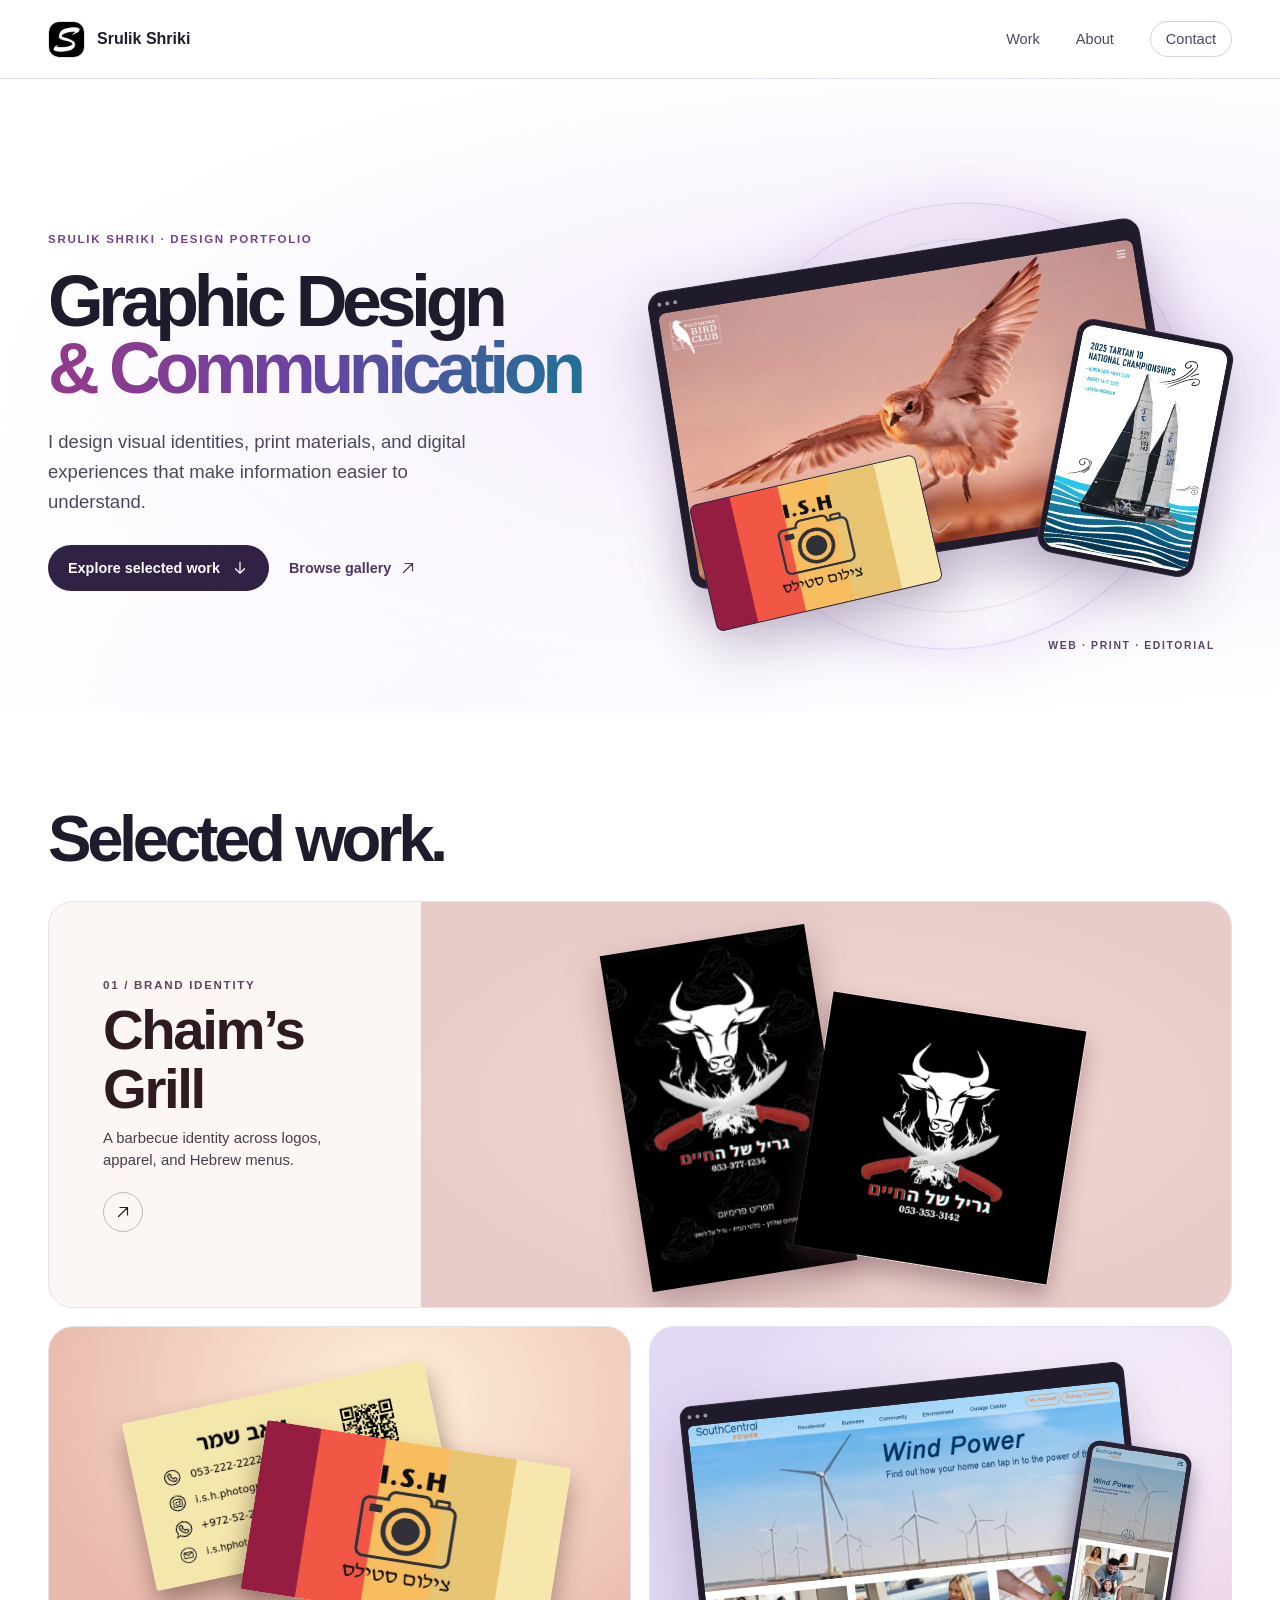
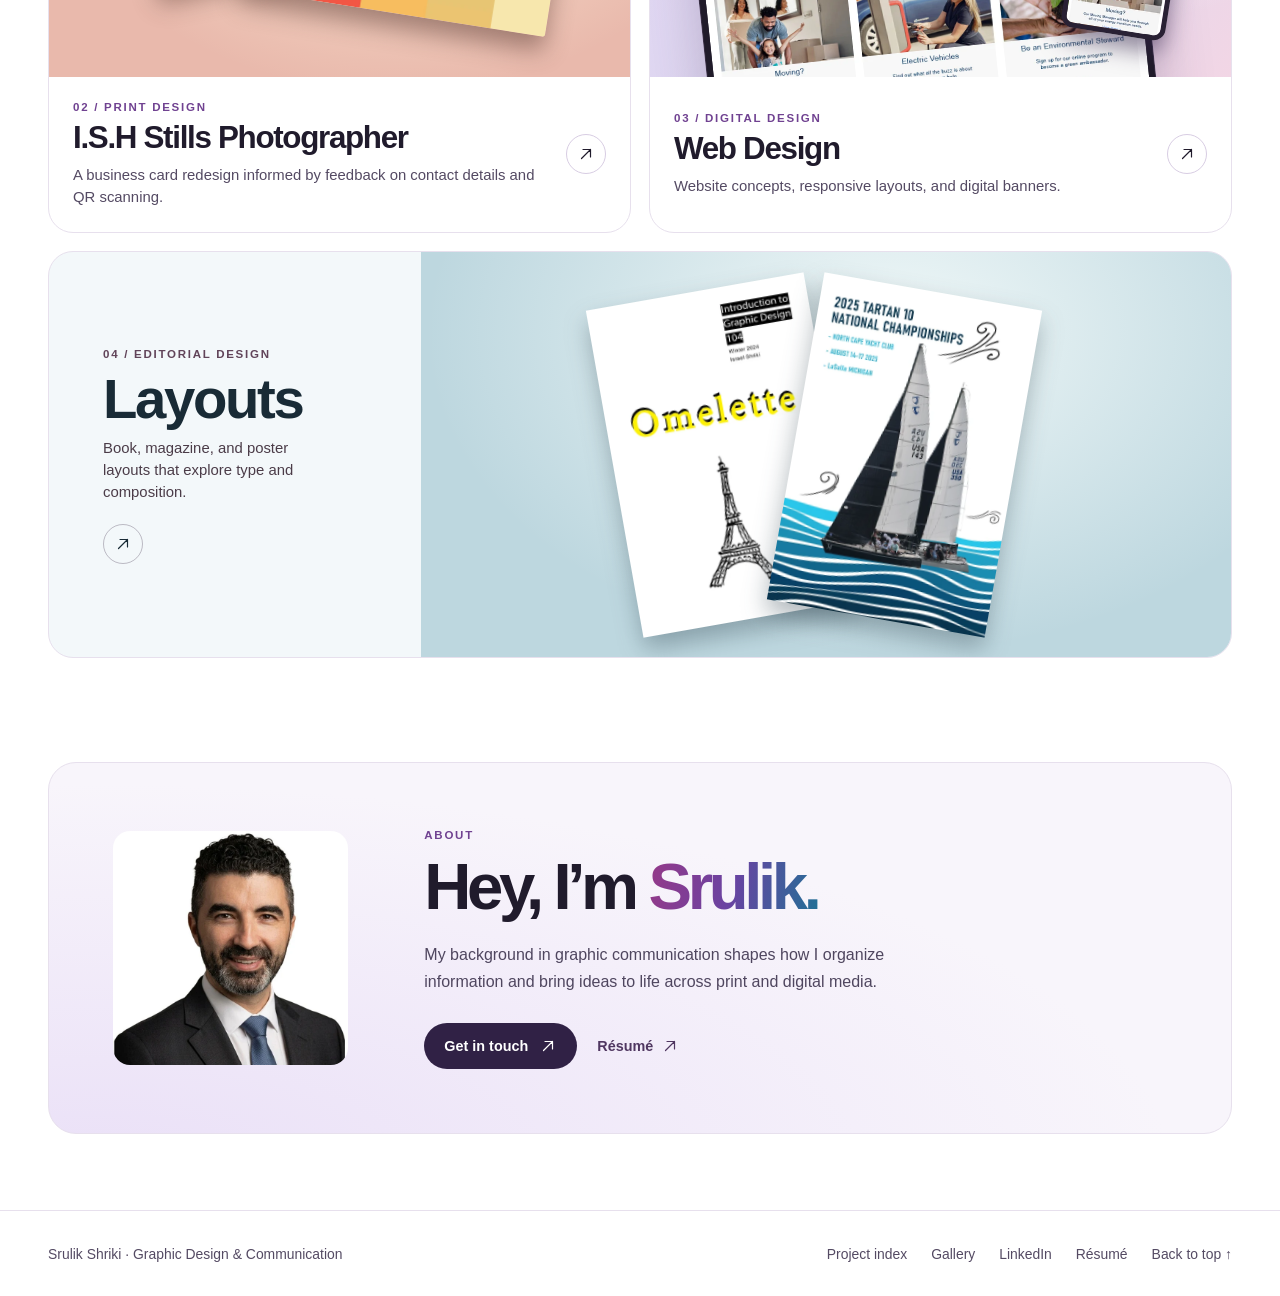
<file: index.html>
<!doctype html>
<html lang="en">
<head>
<meta charset="utf-8">
<meta name="viewport" content="width=device-width, initial-scale=1">
<meta name="theme-color" content="#ffffff">
<meta name="description" content="Selected work by Srulik Shriki across brand identity, print, web design, and editorial design.">
<title>Srulik Shriki — Graphic Design &amp; Communication</title>
<link rel="icon" href="assets/home/srulik-mark.webp">
<link rel="stylesheet" href="assets/css/home.css">
</head>
<body id="top">
<svg xmlns="http://www.w3.org/2000/svg" width="0" height="0" aria-hidden="true" style="position:absolute">
  <symbol id="arrow" viewBox="0 0 24 24"><path d="M6 18 18 6M8 6h10v10"/></symbol>
  <symbol id="down" viewBox="0 0 24 24"><path d="M12 4v15m-6-6 6 6 6-6"/></symbol>
</svg>
<a class="skip" href="#main">Skip to content</a>
  <header class="header">
    <div class="wrap bar">
      <a class="brand" href="#top" aria-label="Srulik Shriki, home"><img src="assets/home/srulik-mark.webp" width="37" height="37" alt=""><span>Srulik Shriki</span></a>
      <nav class="nav" aria-label="Main navigation">
        <a href="#work">Work</a><a href="#about">About</a><a class="contact-nav" href="mailto:ishriki@emich.edu">Contact</a>
      </nav>
    </div>
  </header>
  <main id="main" tabindex="-1">
  <div class="top">
    <section class="wrap hero" aria-labelledby="hero-title">
      <div class="hero-copy">
        <p class="kicker">Srulik Shriki · Design portfolio</p>
        <h1 id="hero-title">Graphic Design <span>&amp; Communication</span></h1>
        <p class="lead">I design visual identities, print materials, and digital experiences that make information easier to understand.</p>
        <div class="actions">
          <a class="button" href="#work">Explore selected work <svg class="icon" aria-hidden="true"><use href="#down"/></svg></a>
          <a class="text-link" href="gallery.html">Browse gallery <svg class="icon" aria-hidden="true"><use href="#arrow"/></svg></a>
        </div>
      </div>
      <figure class="hero-art" aria-label="A selection of Srulik’s web, print, and editorial design">
        <div class="halo" aria-hidden="true"></div>
        <div class="screen hero-screen"><div class="dots" aria-hidden="true"><i></i><i></i><i></i></div><img src="assets/home/wildlife-homepage.webp" alt="Wildlife website homepage featuring a bird in flight" fetchpriority="high"></div>
        <div class="screen hero-poster"><img src="assets/home/tartan-poster.webp" alt="Tartan 10 National Championships poster"></div>
        <img class="screen hero-print" src="assets/home/ish-card-front.webp" alt="I.S.H photography business card">
        <figcaption class="art-caption">Web · Print · Editorial</figcaption>
      </figure>
    </section>
  </div>
<section class="wrap work" id="work" aria-labelledby="work-title">
  <div class="section-head">
    <h2 id="work-title">Selected work.</h2>
  </div>
  <div class="projects">
    <a class="project feature bbq" href="bbq.html" aria-labelledby="bbq-title">
      <div class="project-info"><div><p class="kicker">01 / Brand identity</p><h3 id="bbq-title">Chaim’s Grill</h3><p>A barbecue identity across logos, apparel, and Hebrew menus.</p></div><span class="arrow" aria-hidden="true"><svg class="icon"><use href="#arrow"/></svg></span></div>
      <div class="project-visual"><img class="bbq-menu" src="assets/home/chaims-grill-menu.webp" alt="" loading="lazy"><img class="bbq-mark" src="assets/home/chaims-grill-mark.webp" alt="" loading="lazy"></div>
    </a>
    <a class="project print" href="business-card.html" aria-labelledby="print-title">
      <div class="project-visual"><img class="print-back" src="assets/home/ish-card-back.webp" alt="" loading="lazy"><img class="print-front" src="assets/home/ish-card-front.webp" alt="" loading="lazy"></div>
      <div class="project-info"><div><p class="kicker">02 / Print design</p><h3 id="print-title">I.S.H Stills Photographer</h3><p>A business card redesign informed by feedback on contact details and QR scanning.</p></div><span class="arrow" aria-hidden="true"><svg class="icon"><use href="#arrow"/></svg></span></div>
    </a>
    <a class="project web" href="web-design.html" aria-labelledby="web-title">
      <div class="project-visual"><div class="screen web-desktop"><div class="dots" aria-hidden="true"><i></i><i></i><i></i></div><img src="assets/home/utility-desktop.webp" alt="" loading="lazy"></div><div class="web-mobile"><img src="assets/home/utility-mobile.webp" alt="" loading="lazy"></div></div>
      <div class="project-info"><div><p class="kicker">03 / Digital design</p><h3 id="web-title">Web Design</h3><p>Website concepts, responsive layouts, and digital banners.</p></div><span class="arrow" aria-hidden="true"><svg class="icon"><use href="#arrow"/></svg></span></div>
    </a>
    <a class="project feature layout" href="layouts.html" aria-labelledby="layout-title">
      <div class="project-info"><div><p class="kicker">04 / Editorial design</p><h3 id="layout-title">Layouts</h3><p>Book, magazine, and poster layouts that explore type and composition.</p></div><span class="arrow" aria-hidden="true"><svg class="icon"><use href="#arrow"/></svg></span></div>
      <div class="project-visual"><img class="layout-one" src="assets/home/rules-of-hierarchy.webp" alt="" loading="lazy"><img class="layout-two" src="assets/home/tartan-poster.webp" alt="" loading="lazy"></div>
    </a>
  </div>
</section>
<section class="wrap about" id="about" aria-labelledby="about-title">
  <figure class="portrait"><img src="assets/home/srulik-portrait.webp" alt="Srulik Shriki" width="260" height="260" loading="lazy"></figure>
  <div><p class="kicker">About</p><h2 id="about-title">Hey, I’m <span class="gradient-text">Srulik.</span></h2>
  <p class="lead">My background in graphic communication shapes how I organize information and bring ideas to life across print and digital media.</p>
  <div class="actions"><a class="button" href="mailto:ishriki@emich.edu">Get in touch <svg class="icon" aria-hidden="true"><use href="#arrow"/></svg></a><a class="text-link" href="https://canva.link/yx0ch3mzbwve8dt">Résumé <svg class="icon" aria-hidden="true"><use href="#arrow"/></svg></a></div></div>
</section>
</main>
<footer class="footer"><div class="wrap"><span>Srulik Shriki · Graphic Design &amp; Communication</span><nav aria-label="Footer"><a href="projects.html">Project index</a><a href="gallery.html">Gallery</a><a href="https://www.linkedin.com/in/srulik-shriki-858525204/">LinkedIn</a><a href="https://canva.link/jwtwx4xibd2nl0v">Résumé</a><a href="#top">Back to top ↑</a></nav></div></footer>
</body>
</html>
</file>
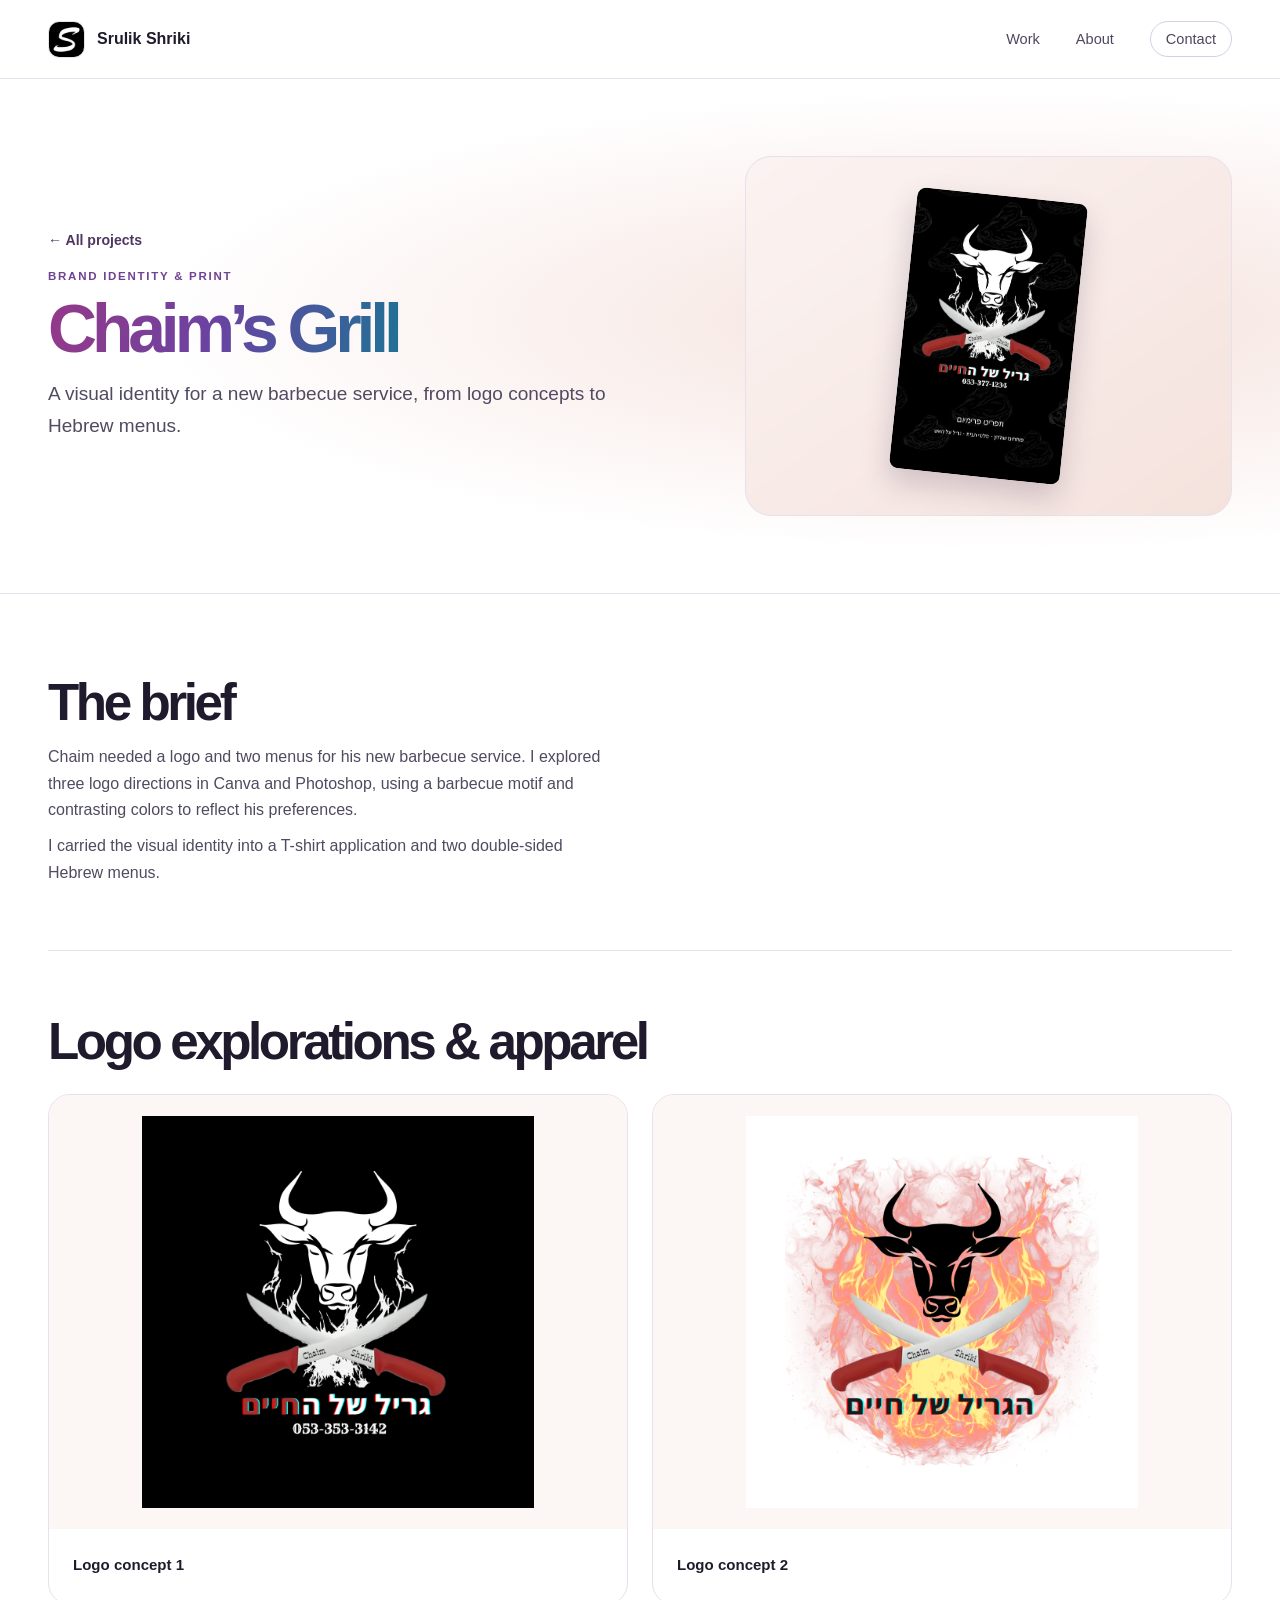
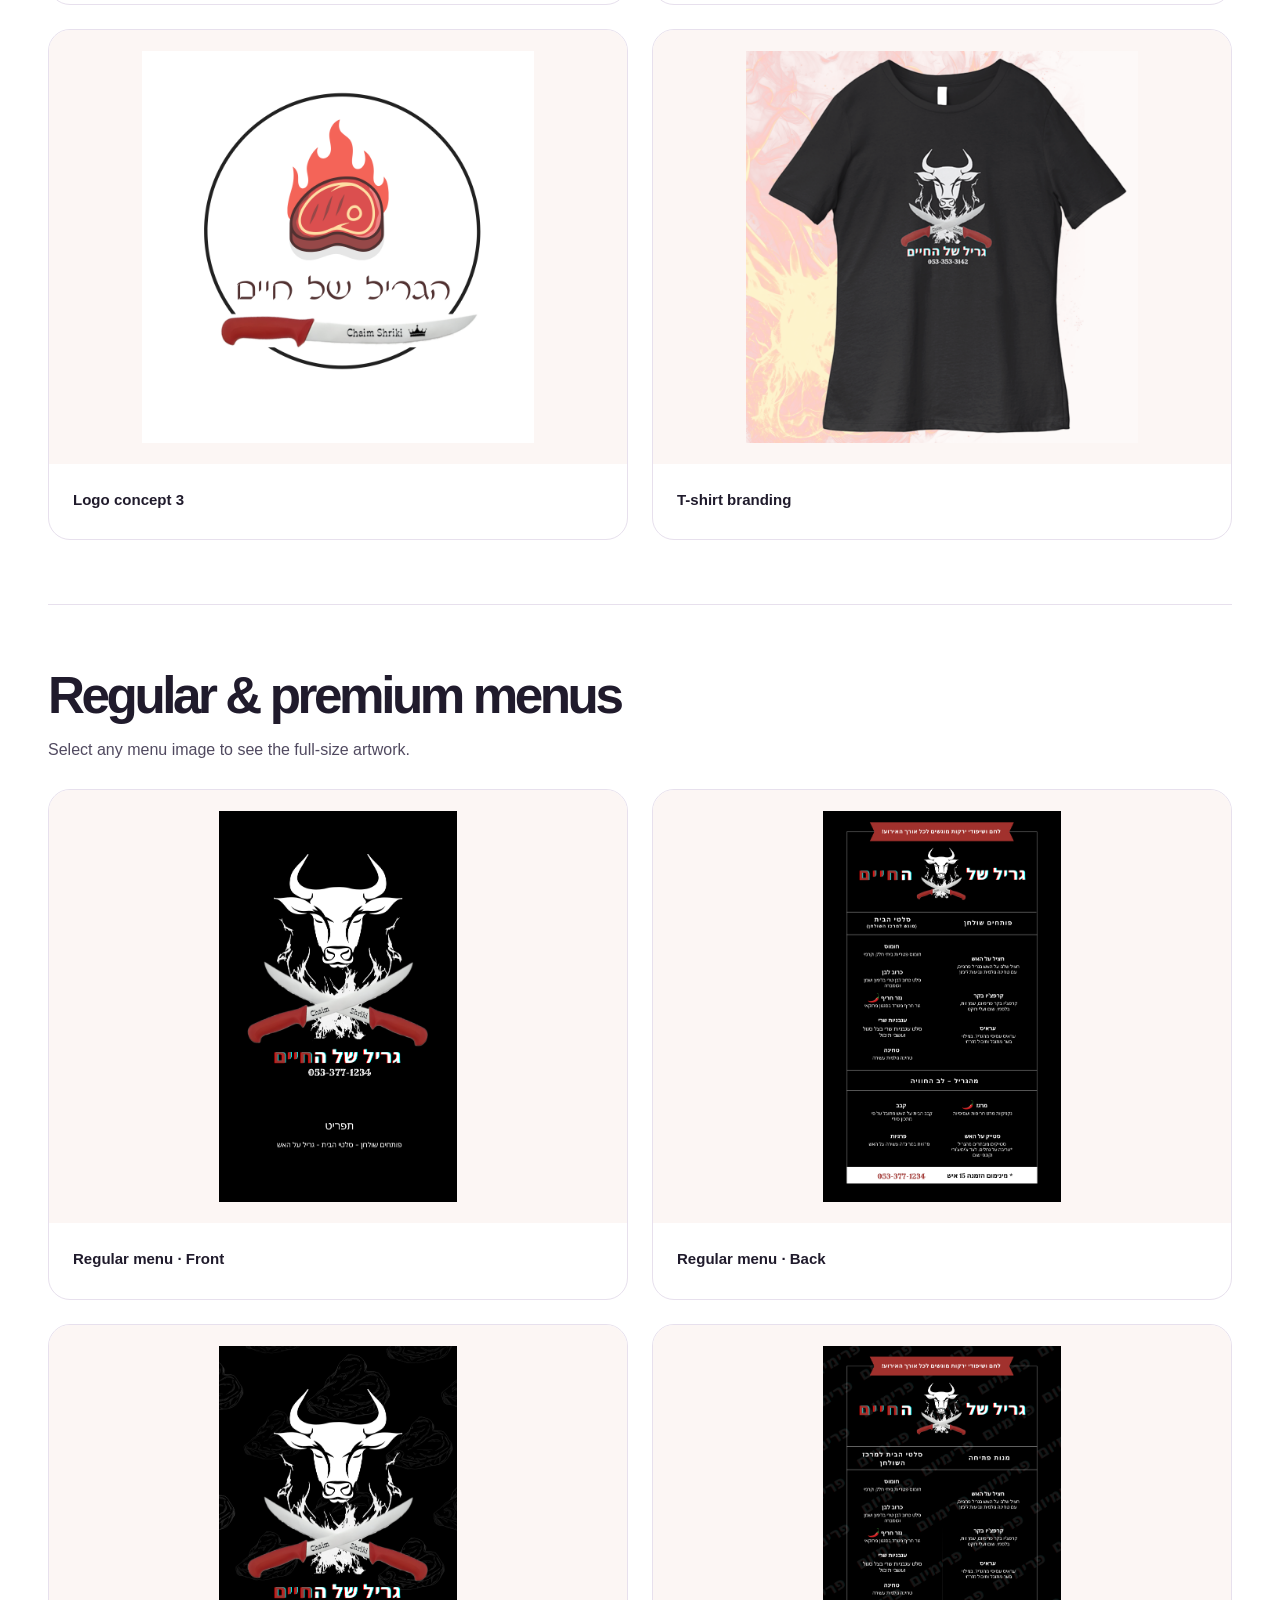
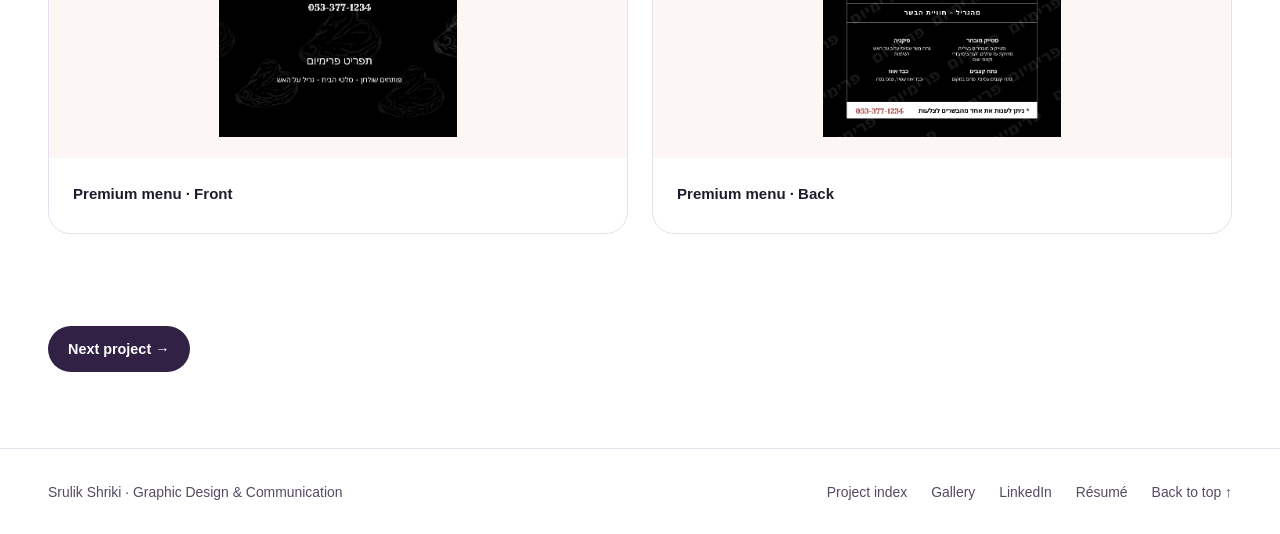
<file: bbq.html>
<!doctype html>
<html lang="en">
<head>
<meta charset="utf-8">
<meta name="viewport" content="width=device-width, initial-scale=1">
<meta name="description" content="Logo explorations, apparel, and two Hebrew menus for a barbecue business.">
<title>Chaim’s Grill | Graphic Design Srulik&#x27;s Portfolio</title>
<link rel="icon" href="assets/home/srulik-mark.webp">
<meta name="theme-color" content="#ffffff">
<link rel="stylesheet" href="assets/css/home.css">
<link rel="stylesheet" href="assets/css/projects.css">
</head>
<body id="top" class="case-page tone-warm">
<a class="skip" href="#main">Skip to content</a>
<header class="header">
    <div class="wrap bar">
      <a class="brand" href="index.html" aria-label="Srulik Shriki, home"><img src="assets/home/srulik-mark.webp" width="37" height="37" alt=""><span>Srulik Shriki</span></a>
      <nav class="nav" aria-label="Main navigation">
        <a href="index.html#work">Work</a><a href="index.html#about">About</a><a class="contact-nav" href="mailto:ishriki@emich.edu">Contact</a>
      </nav>
    </div>
  </header>
<main id="main" tabindex="-1">
<section class="case-hero" aria-label="Project introduction">
  <div class="wrap case-hero-inner">
    <div class="page-head"><a class="back" href="projects.html">← All projects</a><p class="eyebrow">Brand identity &amp; print</p><h1><span>Chaim’s Grill</span></h1><p class="lead">A visual identity for a new barbecue service, from logo concepts to Hebrew menus.</p></div>
    <div class="case-art portrait-art"><img src="assets/home/chaims-grill-menu.webp" alt="Chaim’s Grill premium menu" fetchpriority="high"></div>
  </div>
</section>
<div class="wrap case-content">
<section class="section"><h2>The brief</h2><div class="brief-copy"><p>Chaim needed a logo and two menus for his new barbecue service. I explored three logo directions in Canva and Photoshop, using a barbecue motif and contrasting colors to reflect his preferences.</p><p>I carried the visual identity into a T-shirt application and two double-sided Hebrew menus.</p></div></section><section class="section"><h2>Logo explorations & apparel</h2><div class="grid two"><figure class="piece">
<div class="media"><a href="assets/gallery/bbq_logo1.png" aria-label="View full-size image: Logo concept 1"><img src="assets/gallery/bbq_logo1.png" alt="Logo concept 1" loading="lazy"></a></div>
<figcaption><strong>Logo concept 1</strong></figcaption></figure><figure class="piece">
<div class="media"><a href="assets/gallery/bbq_logo2.png" aria-label="View full-size image: Logo concept 2"><img src="assets/gallery/bbq_logo2.png" alt="Logo concept 2" loading="lazy"></a></div>
<figcaption><strong>Logo concept 2</strong></figcaption></figure><figure class="piece">
<div class="media"><a href="assets/gallery/bbq_logo_option3.png" aria-label="View full-size image: Logo concept 3"><img src="assets/gallery/bbq_logo_option3.png" alt="Logo concept 3" loading="lazy"></a></div>
<figcaption><strong>Logo concept 3</strong></figcaption></figure><figure class="piece">
<div class="media"><a href="assets/gallery/tshirt_logo.png" aria-label="View full-size image: T-shirt branding"><img src="assets/gallery/tshirt_logo.png" alt="T-shirt branding" loading="lazy"></a></div>
<figcaption><strong>T-shirt branding</strong></figcaption></figure></div></section><section class="section"><h2>Regular & premium menus</h2><p class=intro>Select any menu image to see the full-size artwork.</p><div class="grid two"><figure class="piece">
<div class="media"><a href="assets/gallery/bbq_menu1.png" aria-label="View full-size image: Regular menu · Front"><img src="assets/gallery/bbq_menu1.png" alt="Regular menu · Front" loading="lazy"></a></div>
<figcaption><strong>Regular menu · Front</strong></figcaption></figure><figure class="piece">
<div class="media"><a href="assets/gallery/bbq_menu2.png" aria-label="View full-size image: Regular menu · Back"><img src="assets/gallery/bbq_menu2.png" alt="Regular menu · Back" loading="lazy"></a></div>
<figcaption><strong>Regular menu · Back</strong></figcaption></figure><figure class="piece">
<div class="media"><a href="assets/gallery/premium_bbq_menu1.png" aria-label="View full-size image: Premium menu · Front"><img src="assets/gallery/premium_bbq_menu1.png" alt="Premium menu · Front" loading="lazy"></a></div>
<figcaption><strong>Premium menu · Front</strong></figcaption></figure><figure class="piece">
<div class="media"><a href="assets/gallery/premium_bbq_menu2.png" aria-label="View full-size image: Premium menu · Back"><img src="assets/gallery/premium_bbq_menu2.png" alt="Premium menu · Back" loading="lazy"></a></div>
<figcaption><strong>Premium menu · Back</strong></figcaption></figure></div></section><div class="actions"><a class="button" href="business-card.html">Next project →</a></div>
</div>
</main>
<footer class="footer"><div class="wrap"><span>Srulik Shriki · Graphic Design &amp; Communication</span><nav aria-label="Footer"><a href="projects.html">Project index</a><a href="gallery.html">Gallery</a><a href="https://www.linkedin.com/in/srulik-shriki-858525204/">LinkedIn</a><a href="https://canva.link/jwtwx4xibd2nl0v">Résumé</a><a href="#top">Back to top ↑</a></nav></div></footer>

</body>
</html>
</file>
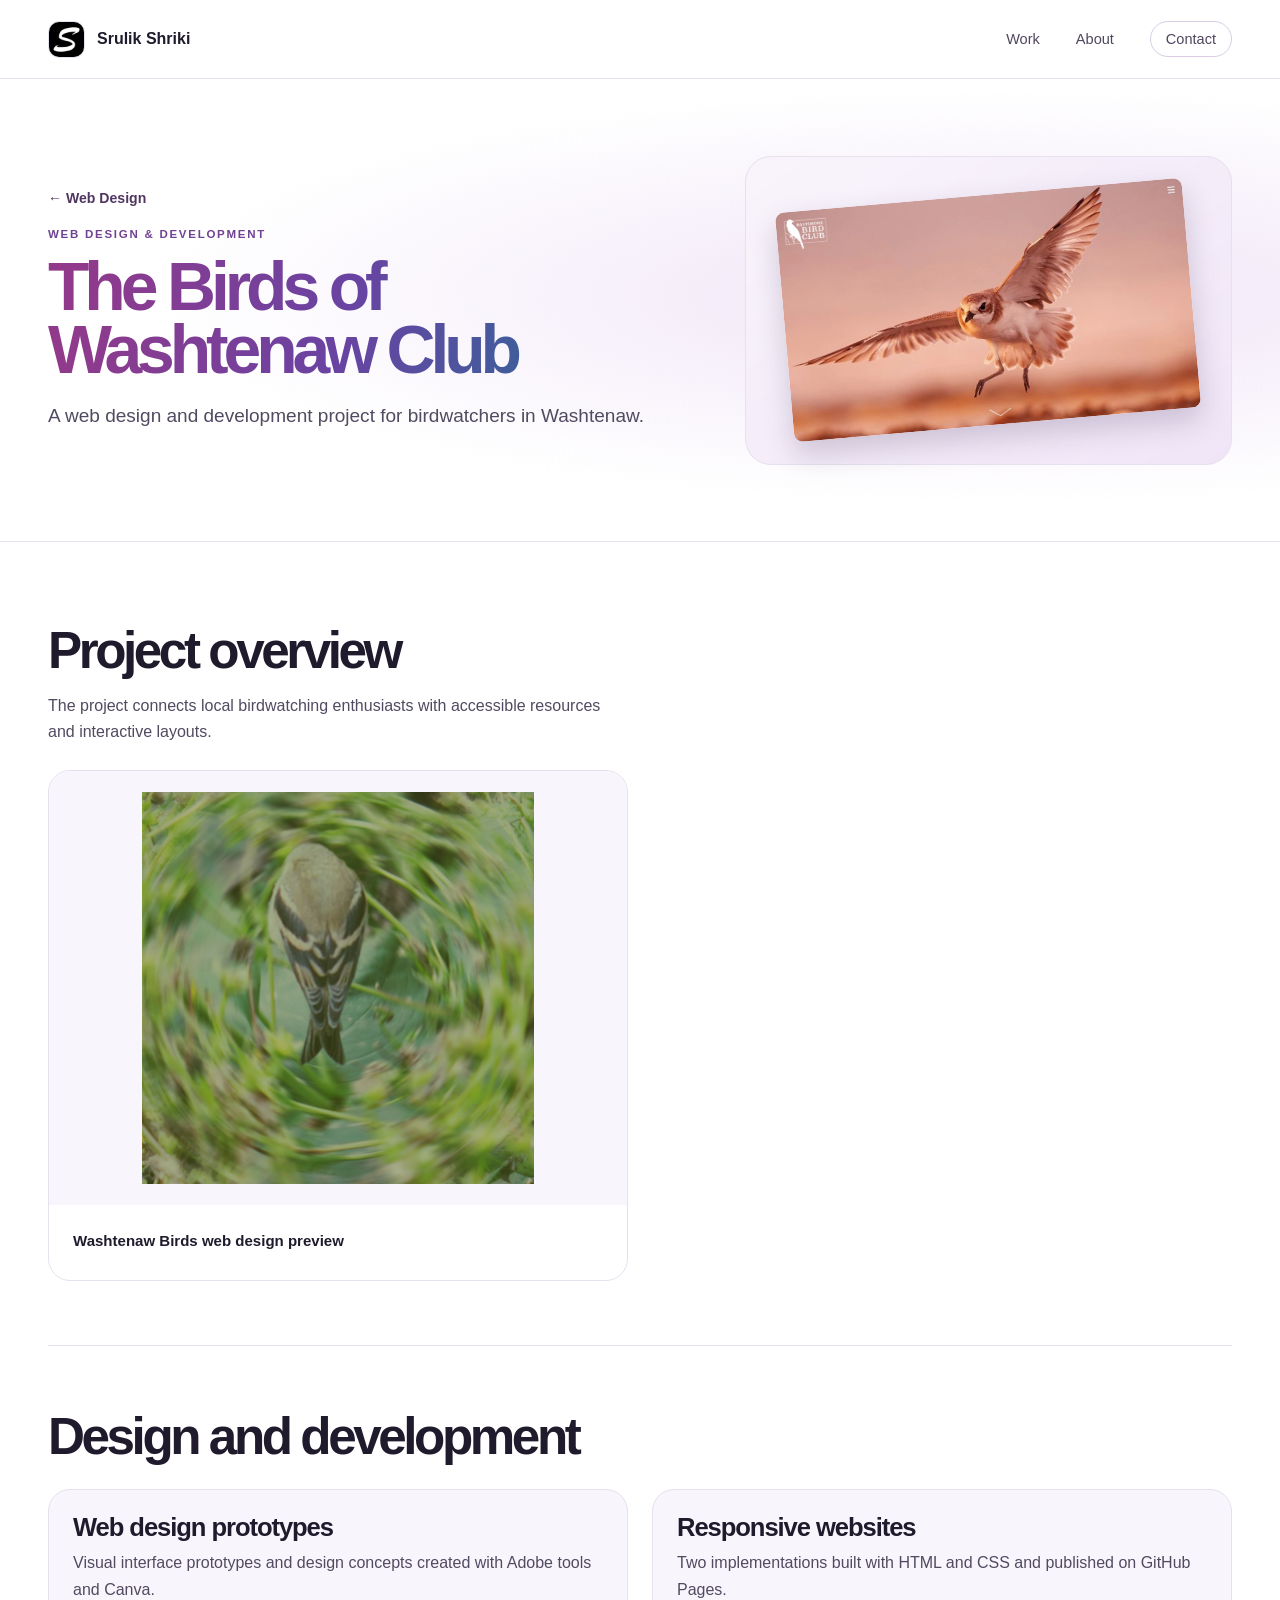
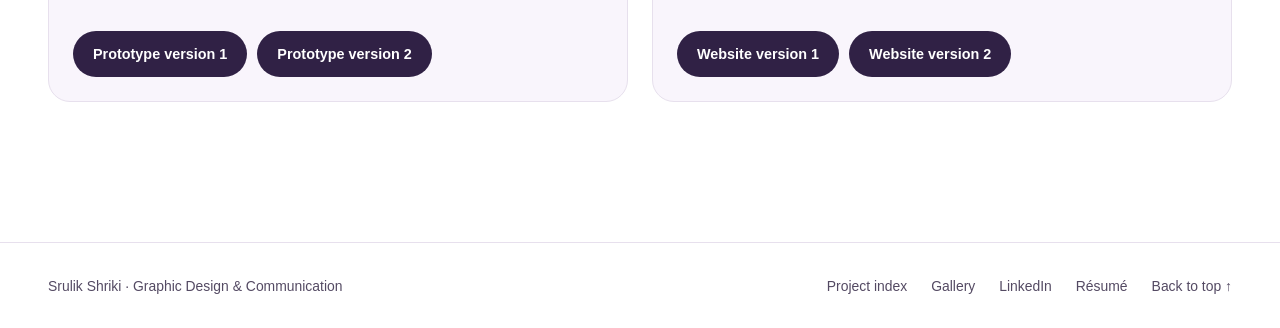
<file: birds.html>
<!doctype html>
<html lang="en">
<head>
<meta charset="utf-8">
<meta name="viewport" content="width=device-width, initial-scale=1">
<meta name="description" content="A web design and development project for birdwatchers in Washtenaw.">
<title>The Birds of Washtenaw Club | Graphic Design Srulik&#x27;s Portfolio</title>
<link rel="icon" href="assets/home/srulik-mark.webp">
<meta name="theme-color" content="#ffffff">
<link rel="stylesheet" href="assets/css/home.css">
<link rel="stylesheet" href="assets/css/projects.css">
</head>
<body id="top" class="case-page tone-rose">
<a class="skip" href="#main">Skip to content</a>
<header class="header">
    <div class="wrap bar">
      <a class="brand" href="index.html" aria-label="Srulik Shriki, home"><img src="assets/home/srulik-mark.webp" width="37" height="37" alt=""><span>Srulik Shriki</span></a>
      <nav class="nav" aria-label="Main navigation">
        <a href="index.html#work">Work</a><a href="index.html#about">About</a><a class="contact-nav" href="mailto:ishriki@emich.edu">Contact</a>
      </nav>
    </div>
  </header>
<main id="main" tabindex="-1">
<section class="case-hero" aria-label="Project introduction">
  <div class="wrap case-hero-inner">
    <div class="page-head"><a class="back" href="web-design.html">← Web Design</a><p class="eyebrow">Web design &amp; development</p><h1><span>The Birds of Washtenaw Club</span></h1><p class="lead">A web design and development project for birdwatchers in Washtenaw.</p></div>
    <div class="case-art wide-art"><img src="assets/home/wildlife-homepage.webp" alt="Bird in flight on the wildlife website homepage" fetchpriority="high"></div>
  </div>
</section>
<div class="wrap case-content">
<section class="section"><h2>Project overview</h2><p class=intro>The project connects local birdwatching enthusiasts with accessible resources and interactive layouts.</p><div class="grid two"><figure class="piece">
<div class="media"><a href="assets/gallery/ux_washtenaw_birds.png" aria-label="View full-size image: Washtenaw Birds web design preview"><img src="assets/gallery/ux_washtenaw_birds.png" alt="Washtenaw Birds web design preview" loading="lazy"></a></div>
<figcaption><strong>Washtenaw Birds web design preview</strong></figcaption></figure></div></section><section class="section"><h2>Design and development</h2><div class="notes">
<article class="note"><h3>Web design prototypes</h3><p>Visual interface prototypes and design concepts created with Adobe tools and Canva.</p>
<div class="actions"><a class="button" href="https://canva.link/endr1lsaxwj23zp">Prototype version 1</a><a class="button" href="https://canva.link/14dluc9cklaux88">Prototype version 2</a></div></article>
<article class="note"><h3>Responsive websites</h3><p>Two implementations built with HTML and CSS and published on GitHub Pages.</p>
<div class="actions"><a class="button" href="https://ishriki.github.io/birdsow.github.io/index/index.html">Website version 1</a><a class="button" href="https://ishriki.github.io/birdsofwashtenaw.github.io/index/index1.html">Website version 2</a></div></article>
</div></section>
</div>
</main>
<footer class="footer"><div class="wrap"><span>Srulik Shriki · Graphic Design &amp; Communication</span><nav aria-label="Footer"><a href="projects.html">Project index</a><a href="gallery.html">Gallery</a><a href="https://www.linkedin.com/in/srulik-shriki-858525204/">LinkedIn</a><a href="https://canva.link/jwtwx4xibd2nl0v">Résumé</a><a href="#top">Back to top ↑</a></nav></div></footer>

</body>
</html>
</file>
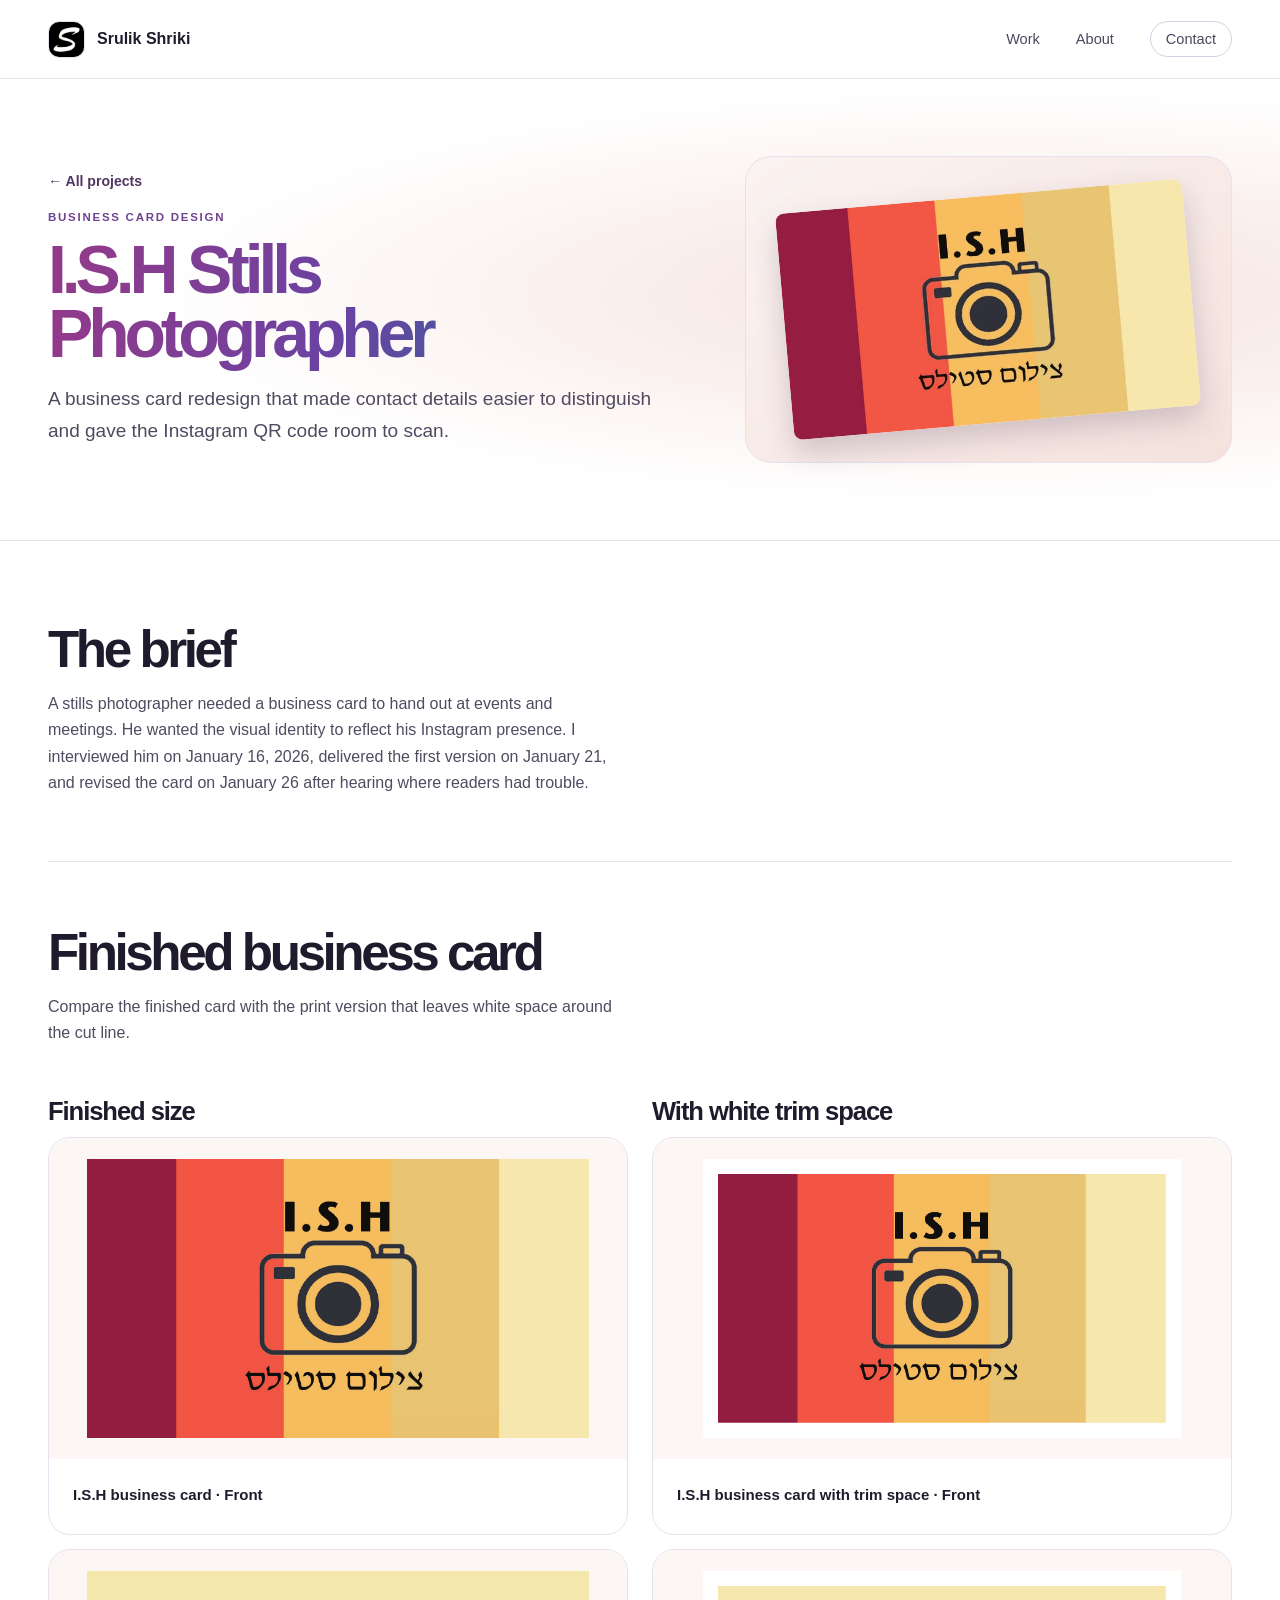
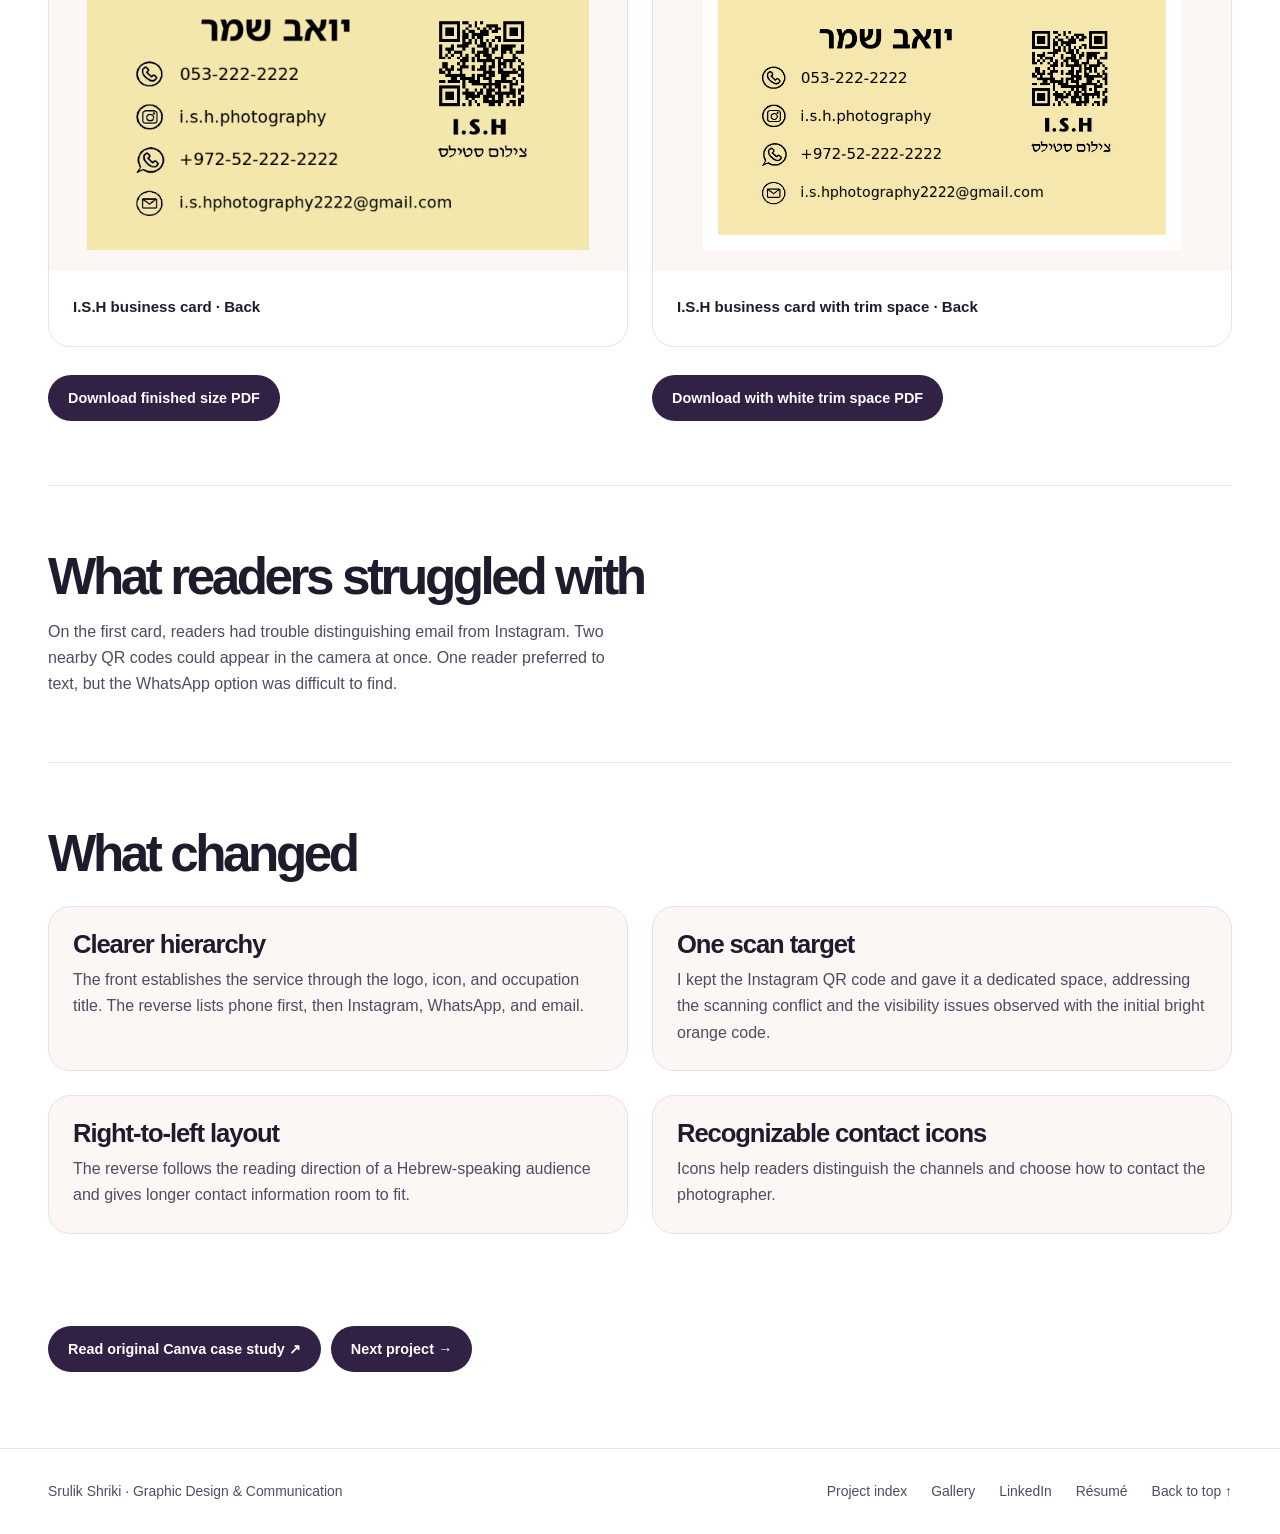
<file: business-card.html>
<!doctype html>
<html lang="en">
<head>
<meta charset="utf-8">
<meta name="viewport" content="width=device-width, initial-scale=1">
<meta name="description" content="A business card redesign shaped by feedback on contact details and QR scanning.">
<title>I.S.H Stills Photographer | Graphic Design Srulik&#x27;s Portfolio</title>
<link rel="icon" href="assets/home/srulik-mark.webp">
<meta name="theme-color" content="#ffffff">
<link rel="stylesheet" href="assets/css/home.css">
<link rel="stylesheet" href="assets/css/projects.css">
</head>
<body id="top" class="case-page tone-warm">
<a class="skip" href="#main">Skip to content</a>
<header class="header">
    <div class="wrap bar">
      <a class="brand" href="index.html" aria-label="Srulik Shriki, home"><img src="assets/home/srulik-mark.webp" width="37" height="37" alt=""><span>Srulik Shriki</span></a>
      <nav class="nav" aria-label="Main navigation">
        <a href="index.html#work">Work</a><a href="index.html#about">About</a><a class="contact-nav" href="mailto:ishriki@emich.edu">Contact</a>
      </nav>
    </div>
  </header>
<main id="main" tabindex="-1">
<section class="case-hero" aria-label="Project introduction">
  <div class="wrap case-hero-inner">
    <div class="page-head"><a class="back" href="projects.html">← All projects</a><p class="eyebrow">Business card design</p><h1><span>I.S.H Stills Photographer</span></h1><p class="lead">A business card redesign that made contact details easier to distinguish and gave the Instagram QR code room to scan.</p></div>
    <div class="case-art wide-art"><img src="assets/home/ish-card-front.webp" alt="I.S.H business card front" fetchpriority="high"></div>
  </div>
</section>
<div class="wrap case-content">
<section class="section"><h2>The brief</h2><p class="intro">A stills photographer needed a business card to hand out at events and meetings. He wanted the visual identity to reflect his Instagram presence. I interviewed him on January 16, 2026, delivered the first version on January 21, and revised the card on January 26 after hearing where readers had trouble.</p></section><section class="section"><h2>Finished business card</h2><p class=intro>Compare the finished card with the print version that leaves white space around the cut line.</p><div class="grid two"><article class="print-version"><h3>Finished size</h3><div class="grid print-sides"><figure class="piece">
<div class="media"><a href="assets/gallery/ish-card-front.png" aria-label="View full-size image: I.S.H business card · Front"><img src="assets/gallery/ish-card-front.png" alt="I.S.H business card · Front" loading="lazy"></a></div>
<figcaption><strong>I.S.H business card · Front</strong></figcaption></figure><figure class="piece">
<div class="media"><a href="assets/gallery/ish-card-back.png" aria-label="View full-size image: I.S.H business card · Back"><img src="assets/gallery/ish-card-back.png" alt="I.S.H business card · Back" loading="lazy"></a></div>
<figcaption><strong>I.S.H business card · Back</strong></figcaption></figure></div><div class="actions"><a class="button" href="assets/gallery/ish-printing.pdf" download>Download finished size PDF</a></div></article><article class="print-version"><h3>With white trim space</h3><div class="grid print-sides"><figure class="piece">
<div class="media"><a href="assets/gallery/ish-trim-1.png" aria-label="View full-size image: I.S.H business card with trim space · Front"><img src="assets/gallery/ish-trim-1.png" alt="I.S.H business card with trim space · Front" loading="lazy"></a></div>
<figcaption><strong>I.S.H business card with trim space · Front</strong></figcaption></figure><figure class="piece">
<div class="media"><a href="assets/gallery/ish-trim-2.png" aria-label="View full-size image: I.S.H business card with trim space · Back"><img src="assets/gallery/ish-trim-2.png" alt="I.S.H business card with trim space · Back" loading="lazy"></a></div>
<figcaption><strong>I.S.H business card with trim space · Back</strong></figcaption></figure></div><div class="actions"><a class="button" href="assets/gallery/ish-printing-with-trim.pdf" download>Download with white trim space PDF</a></div></article></div></section><section class="section"><h2>What readers struggled with</h2><p class="intro">On the first card, readers had trouble distinguishing email from Instagram. Two nearby QR codes could appear in the camera at once. One reader preferred to text, but the WhatsApp option was difficult to find.</p></section><section class="section"><h2>What changed</h2><div class="notes">
<article class="note"><h3>Clearer hierarchy</h3><p>The front establishes the service through the logo, icon, and occupation title. The reverse lists phone first, then Instagram, WhatsApp, and email.</p></article>
<article class="note"><h3>One scan target</h3><p>I kept the Instagram QR code and gave it a dedicated space, addressing the scanning conflict and the visibility issues observed with the initial bright orange code.</p></article>
<article class="note"><h3>Right-to-left layout</h3><p>The reverse follows the reading direction of a Hebrew-speaking audience and gives longer contact information room to fit.</p></article>
<article class="note"><h3>Recognizable contact icons</h3><p>Icons help readers distinguish the channels and choose how to contact the photographer.</p></article></div></section><div class="actions"><a class="button" href="https://www.canva.com/design/DAHBbDum9oI/D0AQm2TI77RY1CmHTgCIAw/view?utlId=h9d591111a0">Read original Canva case study ↗</a><a class="button" href="logos.html">Next project →</a></div>
</div>
</main>
<footer class="footer"><div class="wrap"><span>Srulik Shriki · Graphic Design &amp; Communication</span><nav aria-label="Footer"><a href="projects.html">Project index</a><a href="gallery.html">Gallery</a><a href="https://www.linkedin.com/in/srulik-shriki-858525204/">LinkedIn</a><a href="https://canva.link/jwtwx4xibd2nl0v">Résumé</a><a href="#top">Back to top ↑</a></nav></div></footer>

</body>
</html>
</file>
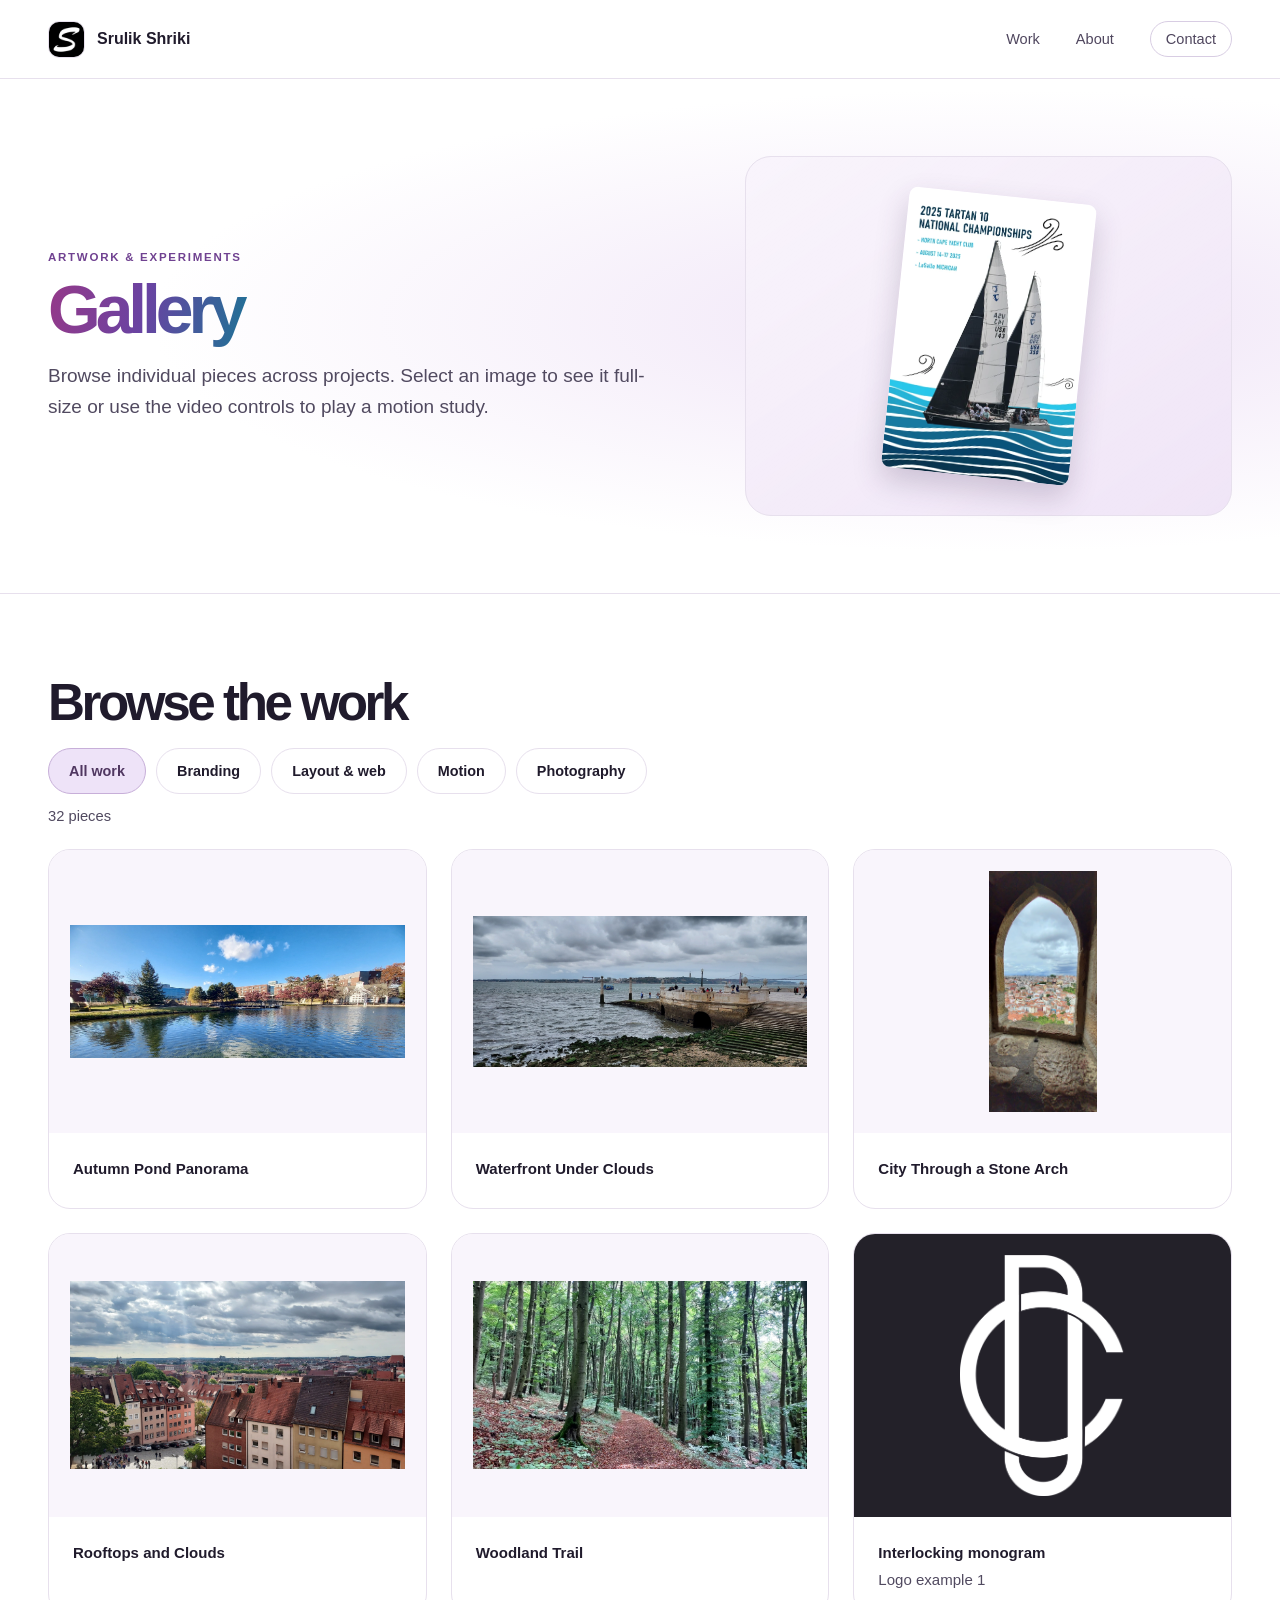
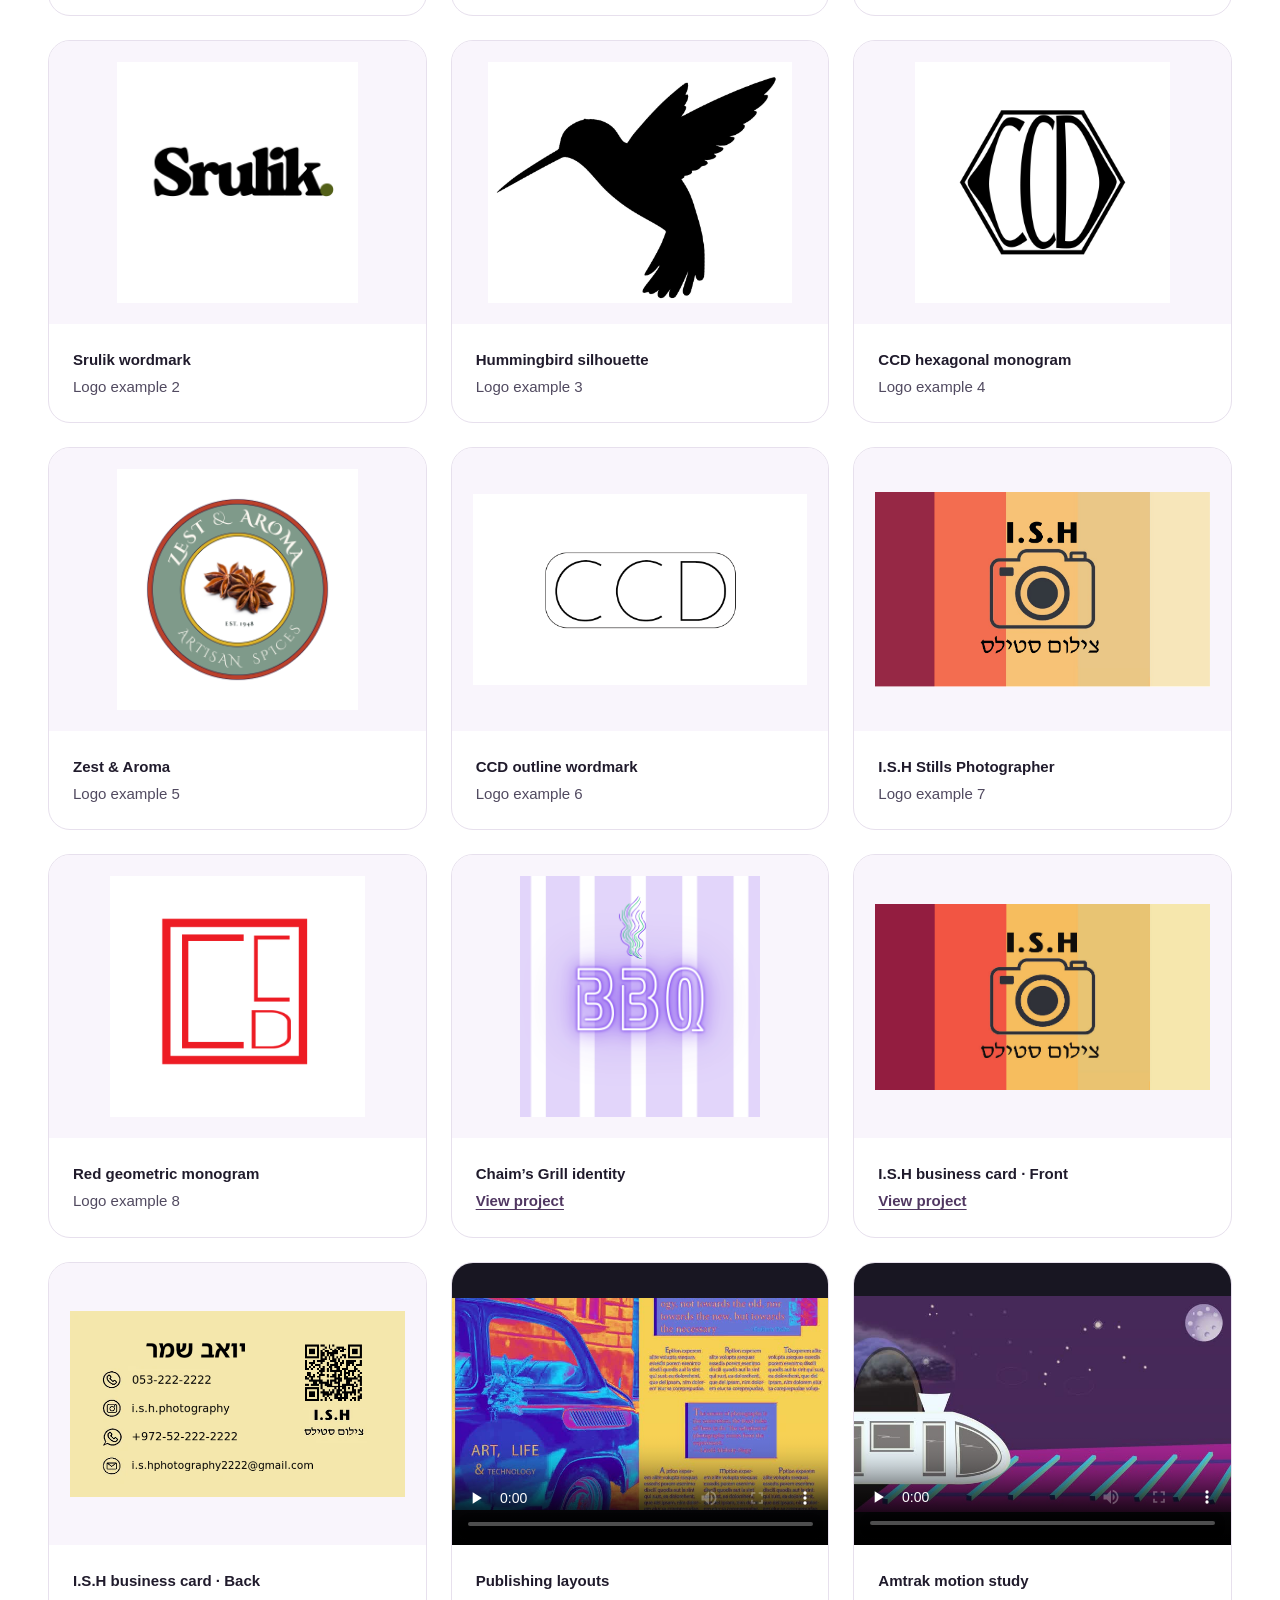
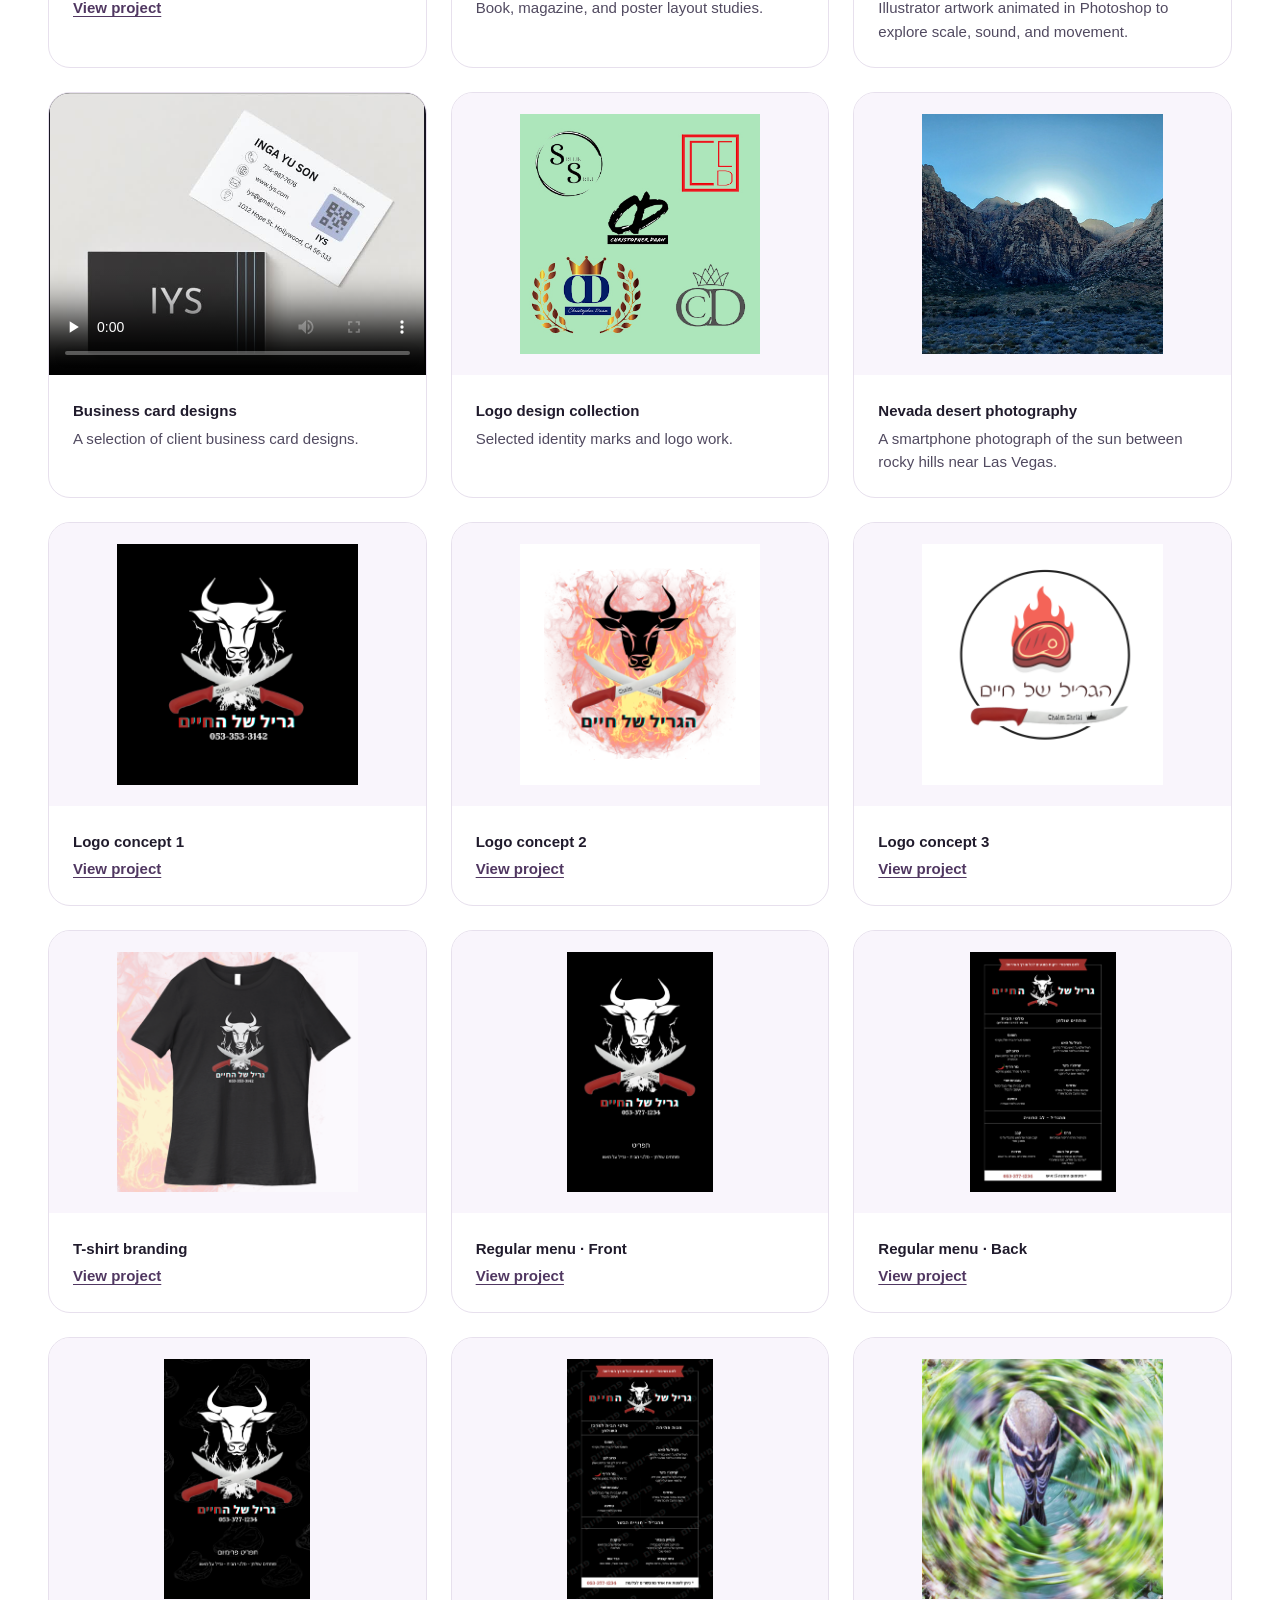
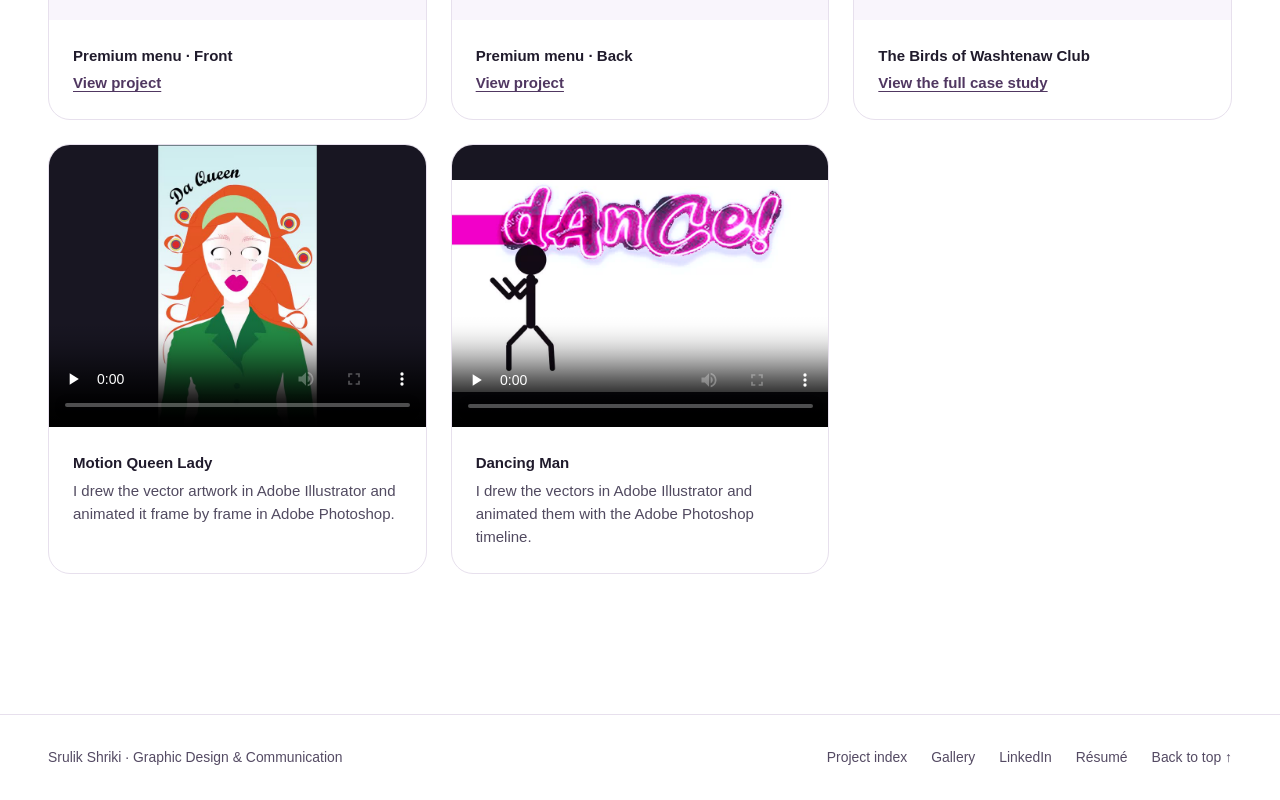
<file: gallery.html>
<!doctype html>
<html lang="en">
<head>
<meta charset="utf-8">
<meta name="viewport" content="width=device-width, initial-scale=1">
<meta name="description" content="Browse design artwork, print layouts, photography, and motion projects by Srulik Shriki.">
<title>Gallery | Graphic Design Srulik&#x27;s Portfolio</title>
<link rel="icon" href="assets/home/srulik-mark.webp">
<meta name="theme-color" content="#ffffff">
<link rel="stylesheet" href="assets/css/home.css">
<link rel="stylesheet" href="assets/css/projects.css">
</head>
<body id="top" class="case-page tone-rose">
<a class="skip" href="#main">Skip to content</a>
<header class="header">
    <div class="wrap bar">
      <a class="brand" href="index.html" aria-label="Srulik Shriki, home"><img src="assets/home/srulik-mark.webp" width="37" height="37" alt=""><span>Srulik Shriki</span></a>
      <nav class="nav" aria-label="Main navigation">
        <a href="index.html#work">Work</a><a href="index.html#about">About</a><a class="contact-nav" href="mailto:ishriki@emich.edu">Contact</a>
      </nav>
    </div>
  </header>
<main id="main" tabindex="-1">
<section class="case-hero" aria-label="Project introduction">
  <div class="wrap case-hero-inner">
    <div class="page-head"><p class="eyebrow">Artwork &amp; experiments</p><h1><span>Gallery</span></h1><p class="lead">Browse individual pieces across projects. Select an image to see it full-size or use the video controls to play a motion study.</p></div>
    <div class="case-art portrait-art"><img src="assets/home/tartan-poster.webp" alt="Tartan 10 National Championships poster" fetchpriority="high"></div>
  </div>
</section>
<div class="wrap case-content">
<section class="section"><h2>Browse the work</h2><div class="actions filters" role="group" aria-label="Filter artwork" hidden><button type="button" class="button" data-filter="all" aria-pressed="true">All work</button><button type="button" class="button" data-filter="branding" aria-pressed="false">Branding</button><button type="button" class="button" data-filter="layout" aria-pressed="false">Layout & web</button><button type="button" class="button" data-filter="motion" aria-pressed="false">Motion</button><button type="button" class="button" data-filter="photo" aria-pressed="false">Photography</button></div><p id="result-count" aria-live="polite"></p><div class="grid "><figure class="piece" data-category="photo">
<div class="media"><a href="assets/photography/autumn-pond-panorama.jpg" aria-label="View full-size image: Autumn Pond Panorama"><img src="assets/photography/autumn-pond-panorama.jpg" alt="Autumn Pond Panorama" loading="lazy"></a></div>
<figcaption><strong>Autumn Pond Panorama</strong></figcaption></figure><figure class="piece" data-category="photo">
<div class="media"><a href="assets/photography/waterfront-under-clouds.jpg" aria-label="View full-size image: Waterfront Under Clouds"><img src="assets/photography/waterfront-under-clouds.jpg" alt="Waterfront Under Clouds" loading="lazy"></a></div>
<figcaption><strong>Waterfront Under Clouds</strong></figcaption></figure><figure class="piece" data-category="photo">
<div class="media"><a href="assets/photography/city-through-a-stone-arch.jpg" aria-label="View full-size image: City Through a Stone Arch"><img src="assets/photography/city-through-a-stone-arch.jpg" alt="City Through a Stone Arch" loading="lazy"></a></div>
<figcaption><strong>City Through a Stone Arch</strong></figcaption></figure><figure class="piece" data-category="photo">
<div class="media"><a href="assets/photography/rooftops-and-clouds.jpg" aria-label="View full-size image: Rooftops and Clouds"><img src="assets/photography/rooftops-and-clouds.jpg" alt="Rooftops and Clouds" loading="lazy"></a></div>
<figcaption><strong>Rooftops and Clouds</strong></figcaption></figure><figure class="piece" data-category="photo">
<div class="media"><a href="assets/photography/woodland-trail.jpg" aria-label="View full-size image: Woodland Trail"><img src="assets/photography/woodland-trail.jpg" alt="Woodland Trail" loading="lazy"></a></div>
<figcaption><strong>Woodland Trail</strong></figcaption></figure><figure class="piece" data-category="branding">
<div class="media"><a href="assets/gallery/logo-example-1.png" aria-label="View full-size image: Interlocking monogram"><img src="assets/gallery/logo-example-1.png" alt="Interlocking monogram" loading="lazy"></a></div>
<figcaption><strong>Interlocking monogram</strong>Logo example 1</figcaption></figure><figure class="piece" data-category="branding">
<div class="media"><a href="assets/gallery/logo-example-2.png" aria-label="View full-size image: Srulik wordmark"><img src="assets/gallery/logo-example-2.png" alt="Srulik wordmark" loading="lazy"></a></div>
<figcaption><strong>Srulik wordmark</strong>Logo example 2</figcaption></figure><figure class="piece" data-category="branding">
<div class="media"><a href="assets/gallery/logo-example-3.png" aria-label="View full-size image: Hummingbird silhouette"><img src="assets/gallery/logo-example-3.png" alt="Hummingbird silhouette" loading="lazy"></a></div>
<figcaption><strong>Hummingbird silhouette</strong>Logo example 3</figcaption></figure><figure class="piece" data-category="branding">
<div class="media"><a href="assets/gallery/logo-example-4.png" aria-label="View full-size image: CCD hexagonal monogram"><img src="assets/gallery/logo-example-4.png" alt="CCD hexagonal monogram" loading="lazy"></a></div>
<figcaption><strong>CCD hexagonal monogram</strong>Logo example 4</figcaption></figure><figure class="piece" data-category="branding">
<div class="media"><a href="assets/gallery/logo-example-5.png" aria-label="View full-size image: Zest &amp; Aroma"><img src="assets/gallery/logo-example-5.png" alt="Zest &amp; Aroma" loading="lazy"></a></div>
<figcaption><strong>Zest &amp; Aroma</strong>Logo example 5</figcaption></figure><figure class="piece" data-category="branding">
<div class="media"><a href="assets/gallery/logo-example-6.png" aria-label="View full-size image: CCD outline wordmark"><img src="assets/gallery/logo-example-6.png" alt="CCD outline wordmark" loading="lazy"></a></div>
<figcaption><strong>CCD outline wordmark</strong>Logo example 6</figcaption></figure><figure class="piece" data-category="branding">
<div class="media"><a href="assets/gallery/logo-example-7.png" aria-label="View full-size image: I.S.H Stills Photographer"><img src="assets/gallery/logo-example-7.png" alt="I.S.H Stills Photographer" loading="lazy"></a></div>
<figcaption><strong>I.S.H Stills Photographer</strong>Logo example 7</figcaption></figure><figure class="piece" data-category="branding">
<div class="media"><a href="assets/gallery/logo-example-8.png" aria-label="View full-size image: Red geometric monogram"><img src="assets/gallery/logo-example-8.png" alt="Red geometric monogram" loading="lazy"></a></div>
<figcaption><strong>Red geometric monogram</strong>Logo example 8</figcaption></figure><figure class="piece" data-category="branding">
<div class="media"><a href="assets/gallery/BBQ.png" aria-label="View full-size image: Chaim’s Grill identity"><img src="assets/gallery/BBQ.png" alt="Chaim’s Grill identity" loading="lazy"></a></div>
<figcaption><strong>Chaim’s Grill identity</strong><a href="bbq.html">View project</a></figcaption></figure><figure class="piece" data-category="branding">
<div class="media"><a href="assets/gallery/ish-card-front.png" aria-label="View full-size image: I.S.H business card · Front"><img src="assets/gallery/ish-card-front.png" alt="I.S.H business card · Front" loading="lazy"></a></div>
<figcaption><strong>I.S.H business card · Front</strong><a href="business-card.html">View project</a></figcaption></figure><figure class="piece" data-category="branding">
<div class="media"><a href="assets/gallery/ish-card-back.png" aria-label="View full-size image: I.S.H business card · Back"><img src="assets/gallery/ish-card-back.png" alt="I.S.H business card · Back" loading="lazy"></a></div>
<figcaption><strong>I.S.H business card · Back</strong><a href="business-card.html">View project</a></figcaption></figure><figure class="piece" data-category="layout">
<div class="media"><video controls playsinline preload="none" poster="assets/gallery/layouts.jpg" aria-label="Publishing layouts"><source src="assets/gallery/layouts.mp4" type="video/mp4"><a href="assets/gallery/layouts.mp4">Open the video</a></video></div>
<figcaption><strong>Publishing layouts</strong>Book, magazine, and poster layout studies.</figcaption></figure><figure class="piece" data-category="motion">
<div class="media"><video controls playsinline preload="none" poster="assets/gallery/train_motion.jpg" aria-label="Amtrak motion study"><source src="assets/gallery/train_motion.mp4" type="video/mp4"><a href="assets/gallery/train_motion.mp4">Open the video</a></video></div>
<figcaption><strong>Amtrak motion study</strong>Illustrator artwork animated in Photoshop to explore scale, sound, and movement.</figcaption></figure><figure class="piece" data-category="branding">
<div class="media"><video controls playsinline preload="none" poster="assets/gallery/business_card.jpg" aria-label="Business card designs"><source src="assets/gallery/business_card.mp4" type="video/mp4"><a href="assets/gallery/business_card.mp4">Open the video</a></video></div>
<figcaption><strong>Business card designs</strong>A selection of client business card designs.</figcaption></figure><figure class="piece" data-category="branding">
<div class="media"><a href="assets/gallery/logos.jpg" aria-label="View full-size image: Logo design collection"><img src="assets/gallery/logos.jpg" alt="Logo design collection" loading="lazy"></a></div>
<figcaption><strong>Logo design collection</strong>Selected identity marks and logo work.</figcaption></figure><figure class="piece" data-category="photo">
<div class="media"><a href="assets/gallery/photography.jpg" aria-label="View full-size image: Nevada desert photography"><img src="assets/gallery/photography.jpg" alt="Nevada desert photography" loading="lazy"></a></div>
<figcaption><strong>Nevada desert photography</strong>A smartphone photograph of the sun between rocky hills near Las Vegas.</figcaption></figure><figure class="piece" data-category="branding">
<div class="media"><a href="assets/gallery/bbq_logo1.png" aria-label="View full-size image: Logo concept 1"><img src="assets/gallery/bbq_logo1.png" alt="Logo concept 1" loading="lazy"></a></div>
<figcaption><strong>Logo concept 1</strong><a href="bbq.html">View project</a></figcaption></figure><figure class="piece" data-category="branding">
<div class="media"><a href="assets/gallery/bbq_logo2.png" aria-label="View full-size image: Logo concept 2"><img src="assets/gallery/bbq_logo2.png" alt="Logo concept 2" loading="lazy"></a></div>
<figcaption><strong>Logo concept 2</strong><a href="bbq.html">View project</a></figcaption></figure><figure class="piece" data-category="branding">
<div class="media"><a href="assets/gallery/bbq_logo_option3.png" aria-label="View full-size image: Logo concept 3"><img src="assets/gallery/bbq_logo_option3.png" alt="Logo concept 3" loading="lazy"></a></div>
<figcaption><strong>Logo concept 3</strong><a href="bbq.html">View project</a></figcaption></figure><figure class="piece" data-category="branding">
<div class="media"><a href="assets/gallery/tshirt_logo.png" aria-label="View full-size image: T-shirt branding"><img src="assets/gallery/tshirt_logo.png" alt="T-shirt branding" loading="lazy"></a></div>
<figcaption><strong>T-shirt branding</strong><a href="bbq.html">View project</a></figcaption></figure><figure class="piece" data-category="layout">
<div class="media"><a href="assets/gallery/bbq_menu1.png" aria-label="View full-size image: Regular menu · Front"><img src="assets/gallery/bbq_menu1.png" alt="Regular menu · Front" loading="lazy"></a></div>
<figcaption><strong>Regular menu · Front</strong><a href="bbq.html">View project</a></figcaption></figure><figure class="piece" data-category="layout">
<div class="media"><a href="assets/gallery/bbq_menu2.png" aria-label="View full-size image: Regular menu · Back"><img src="assets/gallery/bbq_menu2.png" alt="Regular menu · Back" loading="lazy"></a></div>
<figcaption><strong>Regular menu · Back</strong><a href="bbq.html">View project</a></figcaption></figure><figure class="piece" data-category="layout">
<div class="media"><a href="assets/gallery/premium_bbq_menu1.png" aria-label="View full-size image: Premium menu · Front"><img src="assets/gallery/premium_bbq_menu1.png" alt="Premium menu · Front" loading="lazy"></a></div>
<figcaption><strong>Premium menu · Front</strong><a href="bbq.html">View project</a></figcaption></figure><figure class="piece" data-category="layout">
<div class="media"><a href="assets/gallery/premium_bbq_menu2.png" aria-label="View full-size image: Premium menu · Back"><img src="assets/gallery/premium_bbq_menu2.png" alt="Premium menu · Back" loading="lazy"></a></div>
<figcaption><strong>Premium menu · Back</strong><a href="bbq.html">View project</a></figcaption></figure><figure class="piece" data-category="layout">
<div class="media"><a href="birds.html" aria-label="View The Birds of Washtenaw Club project"><img src="assets/gallery/washtenaw_wings.jpg" alt="" loading="lazy"></a></div>
<figcaption><strong>The Birds of Washtenaw Club</strong><a href="birds.html">View the full case study</a></figcaption></figure><figure class="piece" data-category="motion">
<div class="media"><video controls playsinline preload="none" poster="assets/gallery/motion-queen-lady.jpg" aria-label="Motion Queen Lady"><source src="assets/gallery/motion-queen-lady.mp4" type="video/mp4"><a href="assets/gallery/motion-queen-lady.mp4">Open the video</a></video></div>
<figcaption><strong>Motion Queen Lady</strong>I drew the vector artwork in Adobe Illustrator and animated it frame by frame in Adobe Photoshop.</figcaption></figure><figure class="piece" data-category="motion">
<div class="media"><video controls playsinline preload="none" poster="assets/gallery/dancing-man.jpg" aria-label="Dancing Man"><source src="assets/gallery/dancing-man.mp4" type="video/mp4"><a href="assets/gallery/dancing-man.mp4">Open the video</a></video></div>
<figcaption><strong>Dancing Man</strong>I drew the vectors in Adobe Illustrator and animated them with the Adobe Photoshop timeline.</figcaption></figure></div></section>
</div>
</main>
<footer class="footer"><div class="wrap"><span>Srulik Shriki · Graphic Design &amp; Communication</span><nav aria-label="Footer"><a href="projects.html">Project index</a><a href="gallery.html">Gallery</a><a href="https://www.linkedin.com/in/srulik-shriki-858525204/">LinkedIn</a><a href="https://canva.link/jwtwx4xibd2nl0v">Résumé</a><a href="#top">Back to top ↑</a></nav></div></footer>
<script src="assets/js/gallery.js" defer></script>
</body>
</html>
</file>
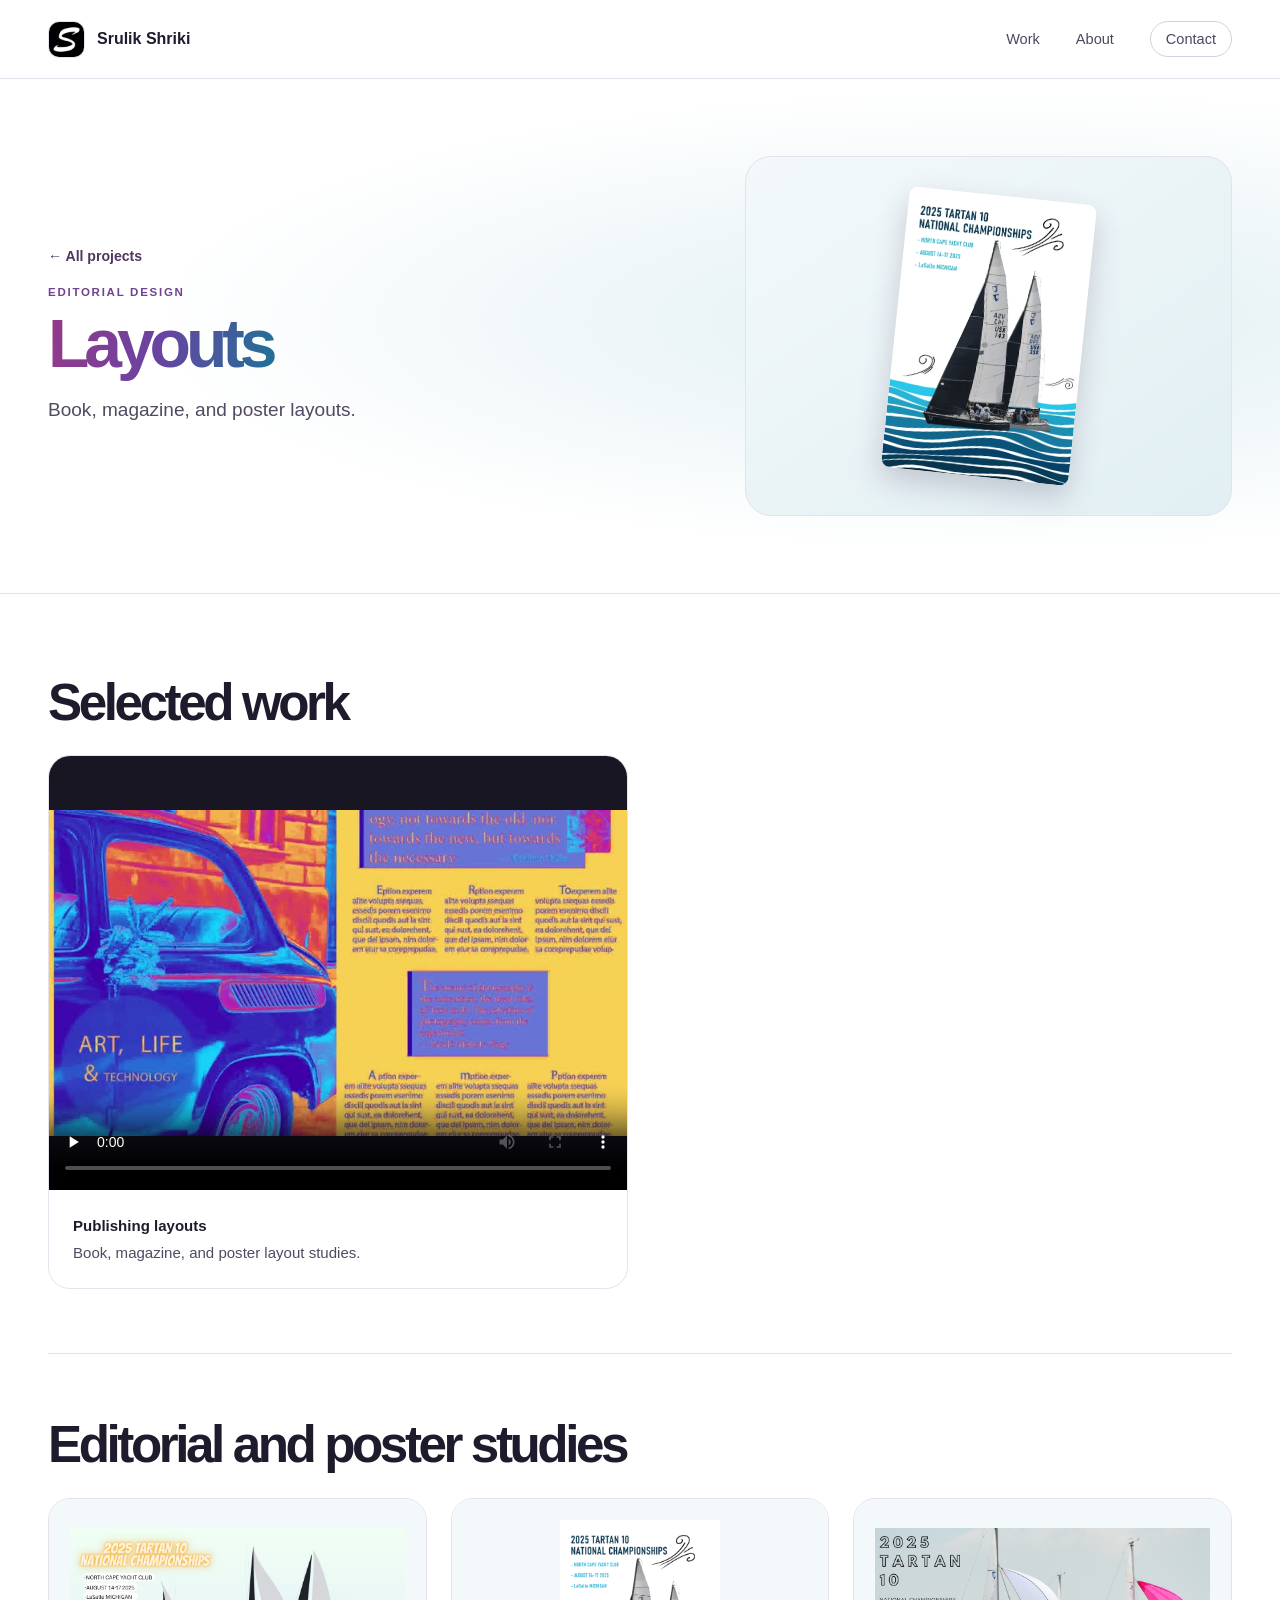
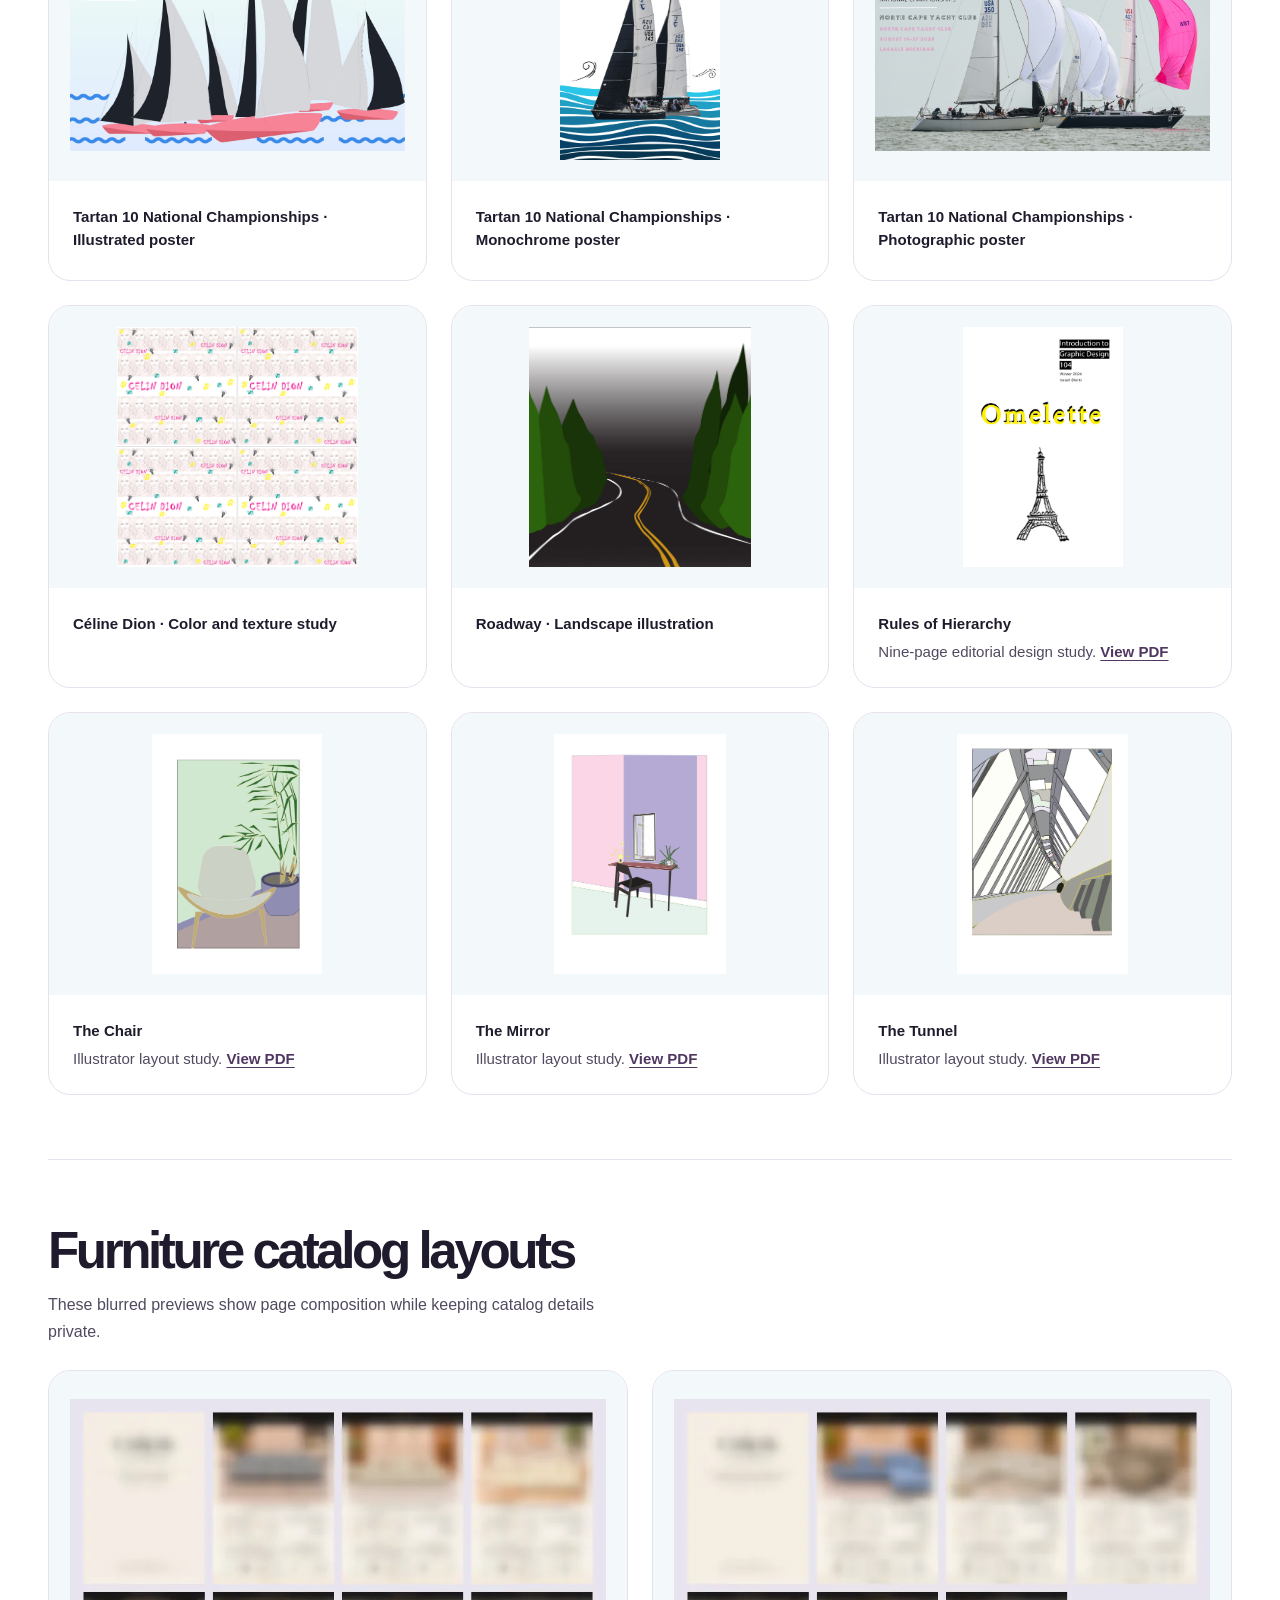
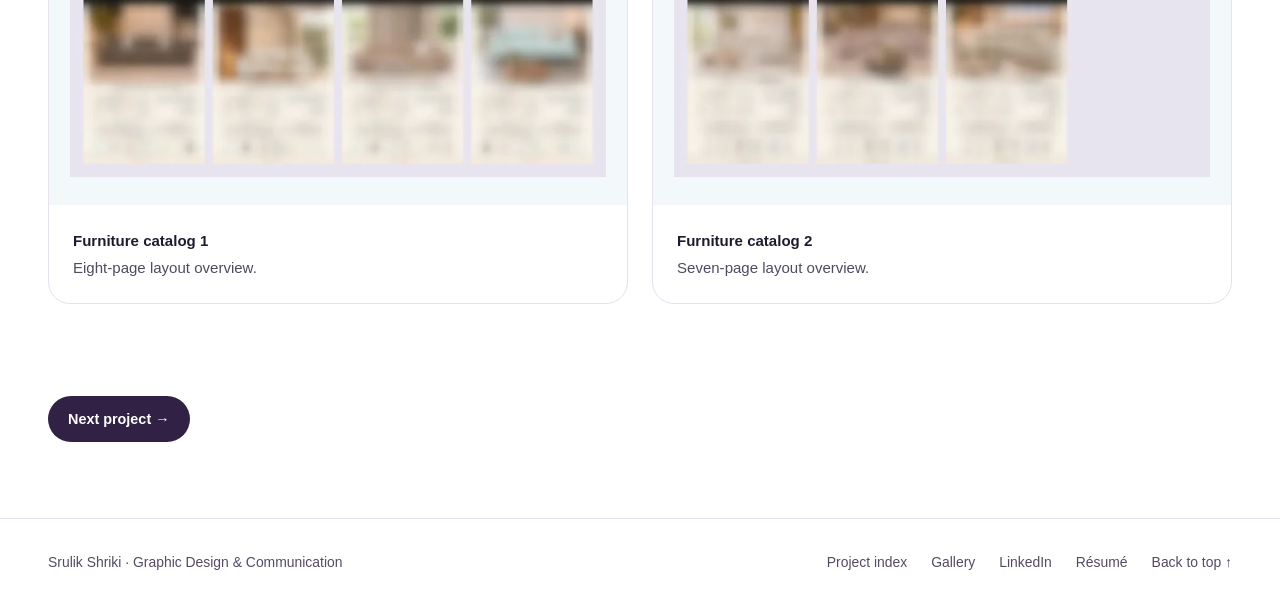
<file: layouts.html>
<!doctype html>
<html lang="en">
<head>
<meta charset="utf-8">
<meta name="viewport" content="width=device-width, initial-scale=1">
<meta name="description" content="Book, magazine, and poster layouts.">
<title>Layouts | Graphic Design Srulik&#x27;s Portfolio</title>
<link rel="icon" href="assets/home/srulik-mark.webp">
<meta name="theme-color" content="#ffffff">
<link rel="stylesheet" href="assets/css/home.css">
<link rel="stylesheet" href="assets/css/projects.css">
</head>
<body id="top" class="case-page tone-cool">
<a class="skip" href="#main">Skip to content</a>
<header class="header">
    <div class="wrap bar">
      <a class="brand" href="index.html" aria-label="Srulik Shriki, home"><img src="assets/home/srulik-mark.webp" width="37" height="37" alt=""><span>Srulik Shriki</span></a>
      <nav class="nav" aria-label="Main navigation">
        <a href="index.html#work">Work</a><a href="index.html#about">About</a><a class="contact-nav" href="mailto:ishriki@emich.edu">Contact</a>
      </nav>
    </div>
  </header>
<main id="main" tabindex="-1">
<section class="case-hero" aria-label="Project introduction">
  <div class="wrap case-hero-inner">
    <div class="page-head"><a class="back" href="projects.html">← All projects</a><p class="eyebrow">Editorial design</p><h1><span>Layouts</span></h1><p class="lead">Book, magazine, and poster layouts.</p></div>
    <div class="case-art portrait-art"><img src="assets/home/tartan-poster.webp" alt="Tartan 10 National Championships poster" fetchpriority="high"></div>
  </div>
</section>
<div class="wrap case-content">
<section class="section"><h2>Selected work</h2><!-- Add future examples inside this grid. --><div class="grid two"><figure class="piece" data-category="layout">
<div class="media"><video controls playsinline preload="none" poster="assets/gallery/layouts.jpg" aria-label="Publishing layouts"><source src="assets/gallery/layouts.mp4" type="video/mp4"><a href="assets/gallery/layouts.mp4">Open the video</a></video></div>
<figcaption><strong>Publishing layouts</strong>Book, magazine, and poster layout studies.</figcaption></figure></div></section><section class="section"><h2>Editorial and poster studies</h2><div class="grid "><figure class="piece">
<div class="media"><a href="assets/layout/tartan-10-illustrated-poster.jpg" aria-label="View full-size image: Tartan 10 National Championships · Illustrated poster"><img src="assets/layout/tartan-10-illustrated-poster.jpg" alt="Tartan 10 National Championships · Illustrated poster" loading="lazy"></a></div>
<figcaption><strong>Tartan 10 National Championships · Illustrated poster</strong></figcaption></figure><figure class="piece">
<div class="media"><a href="assets/layout/tartan-10-monochrome-poster.jpg" aria-label="View full-size image: Tartan 10 National Championships · Monochrome poster"><img src="assets/layout/tartan-10-monochrome-poster.jpg" alt="Tartan 10 National Championships · Monochrome poster" loading="lazy"></a></div>
<figcaption><strong>Tartan 10 National Championships · Monochrome poster</strong></figcaption></figure><figure class="piece">
<div class="media"><a href="assets/layout/tartan-10-photographic-poster.png" aria-label="View full-size image: Tartan 10 National Championships · Photographic poster"><img src="assets/layout/tartan-10-photographic-poster.png" alt="Tartan 10 National Championships · Photographic poster" loading="lazy"></a></div>
<figcaption><strong>Tartan 10 National Championships · Photographic poster</strong></figcaption></figure><figure class="piece">
<div class="media"><a href="assets/layout/celine-dion-color-and-texture.jpg" aria-label="View full-size image: Céline Dion · Color and texture study"><img src="assets/layout/celine-dion-color-and-texture.jpg" alt="Céline Dion · Color and texture study" loading="lazy"></a></div>
<figcaption><strong>Céline Dion · Color and texture study</strong></figcaption></figure><figure class="piece">
<div class="media"><a href="assets/layout/roadway-illustration.jpg" aria-label="View full-size image: Roadway · Landscape illustration"><img src="assets/layout/roadway-illustration.jpg" alt="Roadway · Landscape illustration" loading="lazy"></a></div>
<figcaption><strong>Roadway · Landscape illustration</strong></figcaption></figure><figure class="piece">
<div class="media"><a href="assets/layout/rules-of-hierarchy.jpg" aria-label="View full-size image: Rules of Hierarchy"><img src="assets/layout/rules-of-hierarchy.jpg" alt="Rules of Hierarchy" loading="lazy"></a></div>
<figcaption><strong>Rules of Hierarchy</strong>Nine-page editorial design study. <a href="assets/layout/rules-of-hierarchy.pdf">View PDF</a></figcaption></figure><figure class="piece">
<div class="media"><a href="assets/layout/the-chair.jpg" aria-label="View full-size image: The Chair"><img src="assets/layout/the-chair.jpg" alt="The Chair" loading="lazy"></a></div>
<figcaption><strong>The Chair</strong>Illustrator layout study. <a href="assets/layout/the-chair.pdf">View PDF</a></figcaption></figure><figure class="piece">
<div class="media"><a href="assets/layout/the-mirror.jpg" aria-label="View full-size image: The Mirror"><img src="assets/layout/the-mirror.jpg" alt="The Mirror" loading="lazy"></a></div>
<figcaption><strong>The Mirror</strong>Illustrator layout study. <a href="assets/layout/the-mirror.pdf">View PDF</a></figcaption></figure><figure class="piece">
<div class="media"><a href="assets/layout/the-tunnel.jpg" aria-label="View full-size image: The Tunnel"><img src="assets/layout/the-tunnel.jpg" alt="The Tunnel" loading="lazy"></a></div>
<figcaption><strong>The Tunnel</strong>Illustrator layout study. <a href="assets/layout/the-tunnel.pdf">View PDF</a></figcaption></figure></div></section><section class="section"><h2>Furniture catalog layouts</h2><p class=intro>These blurred previews show page composition while keeping catalog details private.</p><div class="grid two"><figure class="piece">
<div class="media"><a href="assets/gallery/catalog-1-blurred.webp" aria-label="View full-size image: Furniture catalog 1"><img src="assets/gallery/catalog-1-blurred.webp" alt="Furniture catalog 1" loading="lazy"></a></div>
<figcaption><strong>Furniture catalog 1</strong>Eight-page layout overview.</figcaption></figure><figure class="piece">
<div class="media"><a href="assets/gallery/catalog-2-blurred.webp" aria-label="View full-size image: Furniture catalog 2"><img src="assets/gallery/catalog-2-blurred.webp" alt="Furniture catalog 2" loading="lazy"></a></div>
<figcaption><strong>Furniture catalog 2</strong>Seven-page layout overview.</figcaption></figure></div></section><div class="actions"><a class="button" href="photography.html">Next project →</a></div>
</div>
</main>
<footer class="footer"><div class="wrap"><span>Srulik Shriki · Graphic Design &amp; Communication</span><nav aria-label="Footer"><a href="projects.html">Project index</a><a href="gallery.html">Gallery</a><a href="https://www.linkedin.com/in/srulik-shriki-858525204/">LinkedIn</a><a href="https://canva.link/jwtwx4xibd2nl0v">Résumé</a><a href="#top">Back to top ↑</a></nav></div></footer>

</body>
</html>
</file>
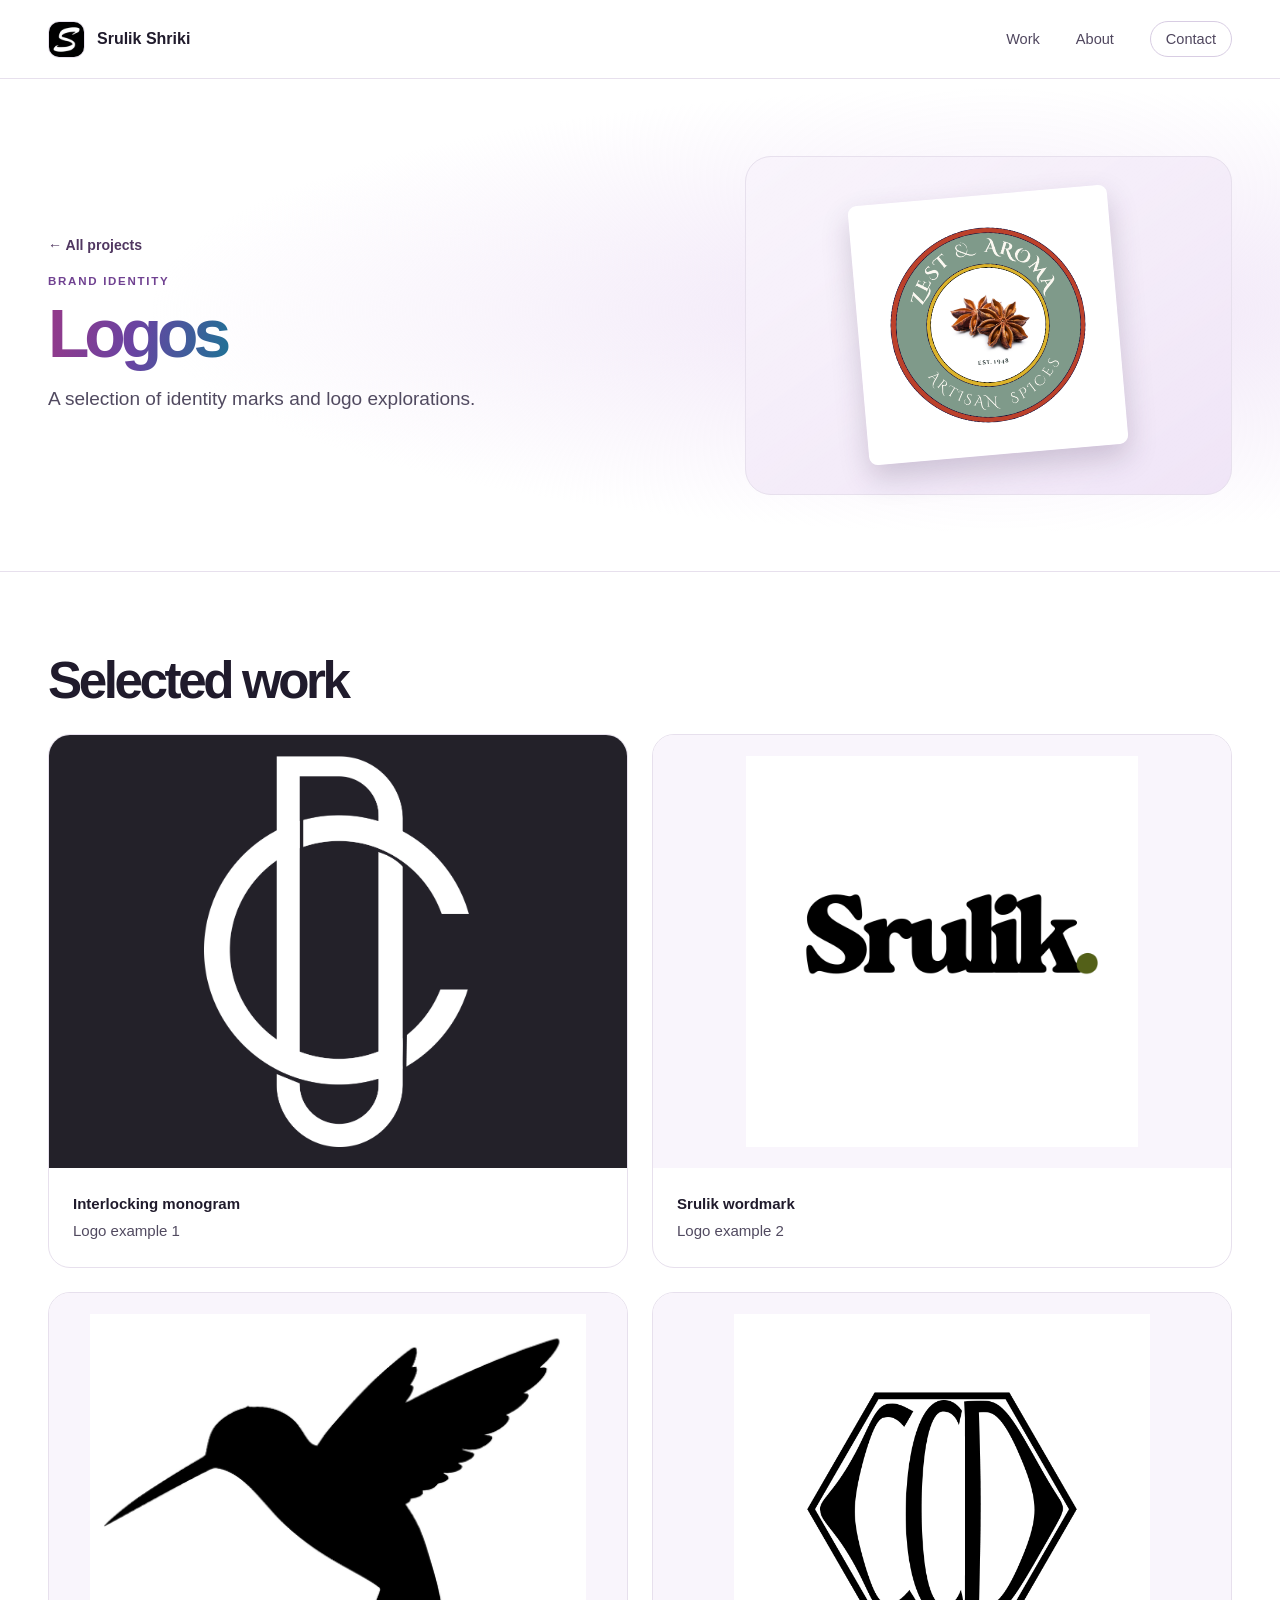
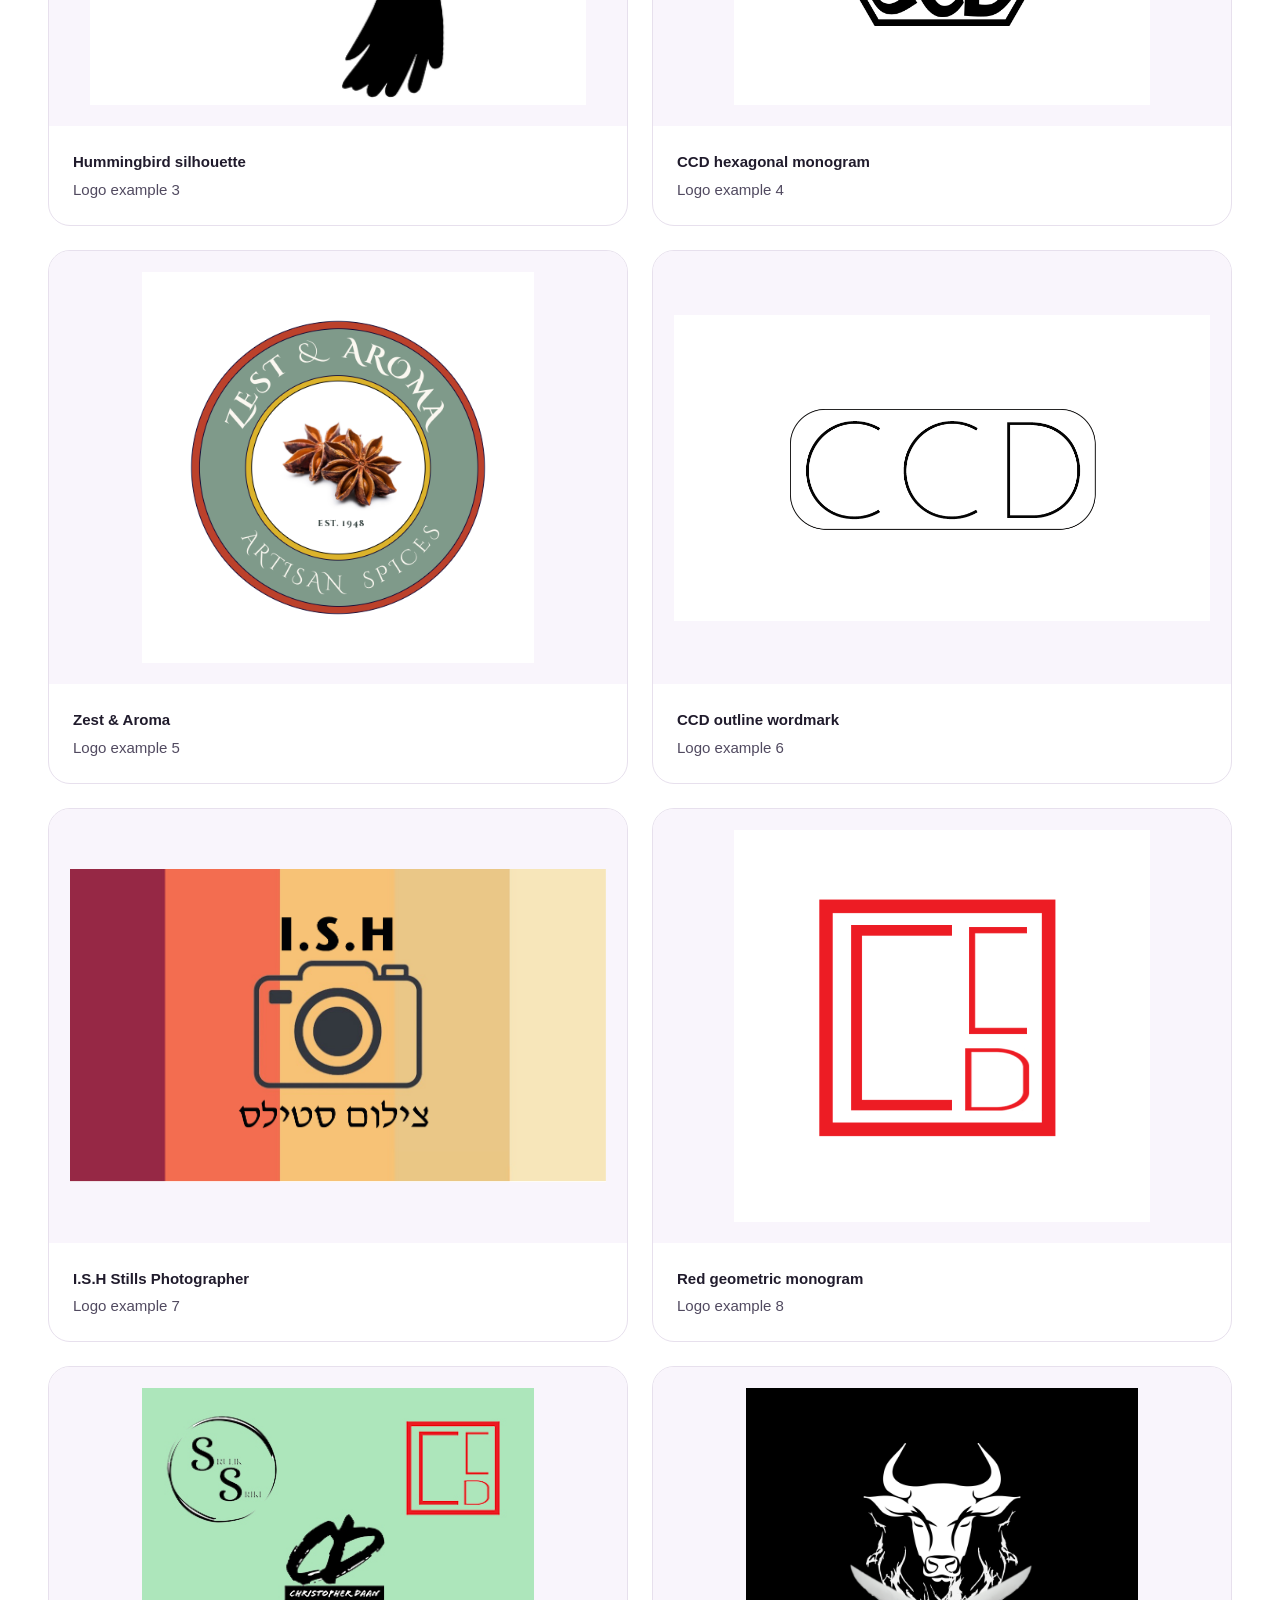
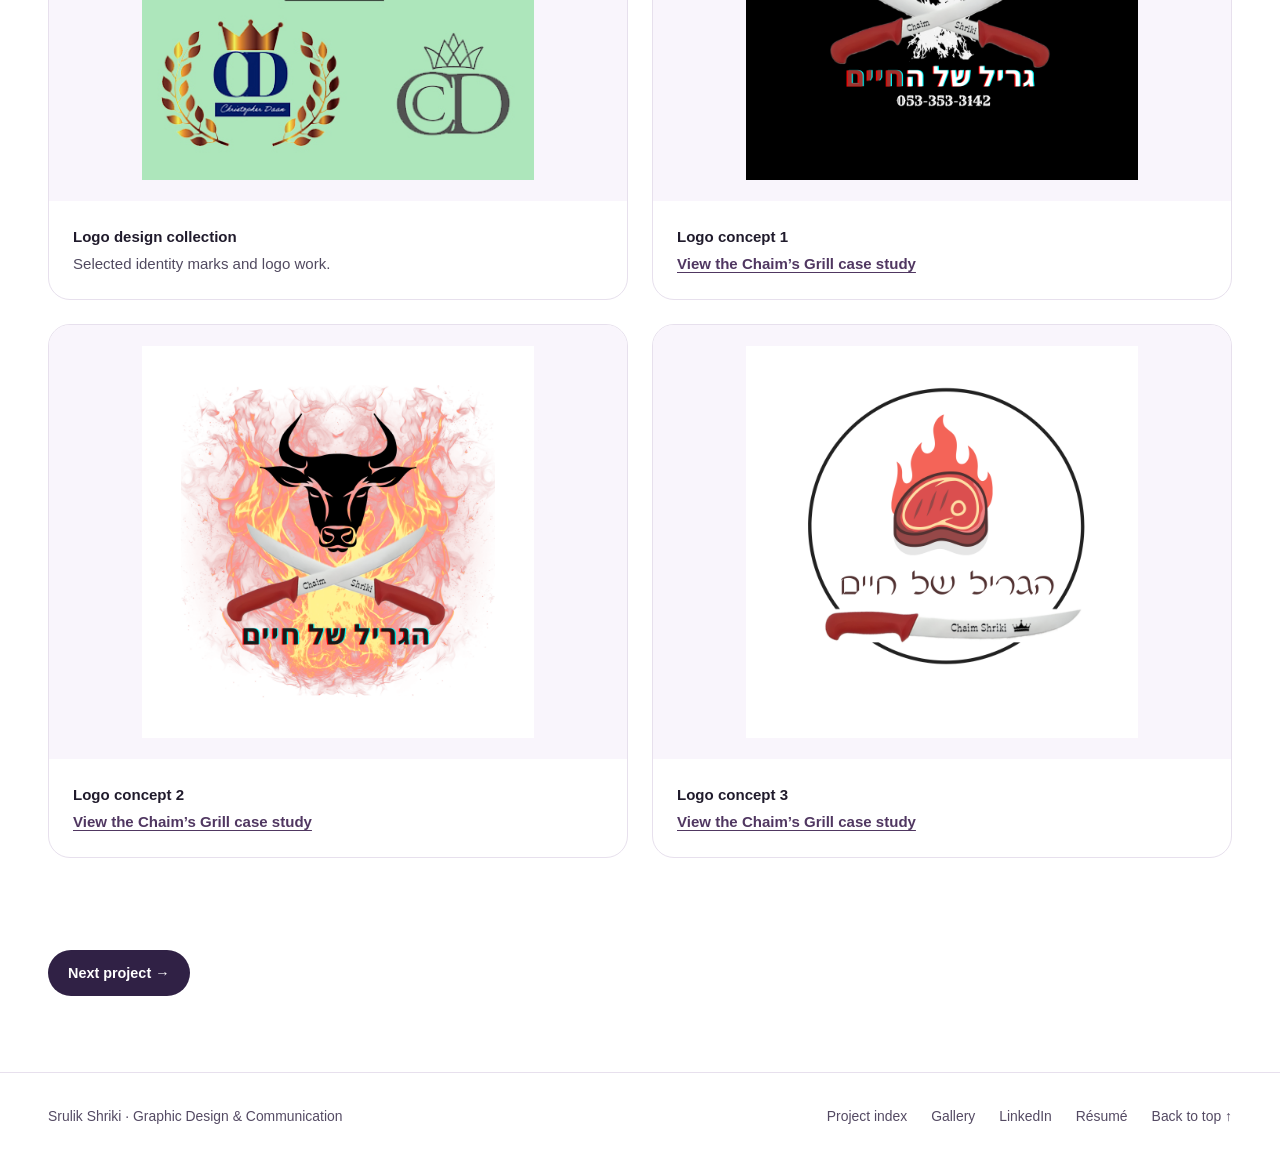
<file: logos.html>
<!doctype html>
<html lang="en">
<head>
<meta charset="utf-8">
<meta name="viewport" content="width=device-width, initial-scale=1">
<meta name="description" content="A selection of identity marks and logo explorations.">
<title>Logos | Graphic Design Srulik&#x27;s Portfolio</title>
<link rel="icon" href="assets/home/srulik-mark.webp">
<meta name="theme-color" content="#ffffff">
<link rel="stylesheet" href="assets/css/home.css">
<link rel="stylesheet" href="assets/css/projects.css">
</head>
<body id="top" class="case-page tone-rose">
<a class="skip" href="#main">Skip to content</a>
<header class="header">
    <div class="wrap bar">
      <a class="brand" href="index.html" aria-label="Srulik Shriki, home"><img src="assets/home/srulik-mark.webp" width="37" height="37" alt=""><span>Srulik Shriki</span></a>
      <nav class="nav" aria-label="Main navigation">
        <a href="index.html#work">Work</a><a href="index.html#about">About</a><a class="contact-nav" href="mailto:ishriki@emich.edu">Contact</a>
      </nav>
    </div>
  </header>
<main id="main" tabindex="-1">
<section class="case-hero" aria-label="Project introduction">
  <div class="wrap case-hero-inner">
    <div class="page-head"><a class="back" href="projects.html">← All projects</a><p class="eyebrow">Brand identity</p><h1><span>Logos</span></h1><p class="lead">A selection of identity marks and logo explorations.</p></div>
    <div class="case-art square-art"><img src="assets/gallery/logo-example-5.png" alt="Zest & Aroma circular logo" fetchpriority="high"></div>
  </div>
</section>
<div class="wrap case-content">
<section class="section"><h2>Selected work</h2><!-- Add future examples inside this grid. --><div class="grid two"><figure class="piece" data-category="branding">
<div class="media"><a href="assets/gallery/logo-example-1.png" aria-label="View full-size image: Interlocking monogram"><img src="assets/gallery/logo-example-1.png" alt="Interlocking monogram" loading="lazy"></a></div>
<figcaption><strong>Interlocking monogram</strong>Logo example 1</figcaption></figure><figure class="piece" data-category="branding">
<div class="media"><a href="assets/gallery/logo-example-2.png" aria-label="View full-size image: Srulik wordmark"><img src="assets/gallery/logo-example-2.png" alt="Srulik wordmark" loading="lazy"></a></div>
<figcaption><strong>Srulik wordmark</strong>Logo example 2</figcaption></figure><figure class="piece" data-category="branding">
<div class="media"><a href="assets/gallery/logo-example-3.png" aria-label="View full-size image: Hummingbird silhouette"><img src="assets/gallery/logo-example-3.png" alt="Hummingbird silhouette" loading="lazy"></a></div>
<figcaption><strong>Hummingbird silhouette</strong>Logo example 3</figcaption></figure><figure class="piece" data-category="branding">
<div class="media"><a href="assets/gallery/logo-example-4.png" aria-label="View full-size image: CCD hexagonal monogram"><img src="assets/gallery/logo-example-4.png" alt="CCD hexagonal monogram" loading="lazy"></a></div>
<figcaption><strong>CCD hexagonal monogram</strong>Logo example 4</figcaption></figure><figure class="piece" data-category="branding">
<div class="media"><a href="assets/gallery/logo-example-5.png" aria-label="View full-size image: Zest &amp; Aroma"><img src="assets/gallery/logo-example-5.png" alt="Zest &amp; Aroma" loading="lazy"></a></div>
<figcaption><strong>Zest &amp; Aroma</strong>Logo example 5</figcaption></figure><figure class="piece" data-category="branding">
<div class="media"><a href="assets/gallery/logo-example-6.png" aria-label="View full-size image: CCD outline wordmark"><img src="assets/gallery/logo-example-6.png" alt="CCD outline wordmark" loading="lazy"></a></div>
<figcaption><strong>CCD outline wordmark</strong>Logo example 6</figcaption></figure><figure class="piece" data-category="branding">
<div class="media"><a href="assets/gallery/logo-example-7.png" aria-label="View full-size image: I.S.H Stills Photographer"><img src="assets/gallery/logo-example-7.png" alt="I.S.H Stills Photographer" loading="lazy"></a></div>
<figcaption><strong>I.S.H Stills Photographer</strong>Logo example 7</figcaption></figure><figure class="piece" data-category="branding">
<div class="media"><a href="assets/gallery/logo-example-8.png" aria-label="View full-size image: Red geometric monogram"><img src="assets/gallery/logo-example-8.png" alt="Red geometric monogram" loading="lazy"></a></div>
<figcaption><strong>Red geometric monogram</strong>Logo example 8</figcaption></figure><figure class="piece">
<div class="media"><a href="assets/gallery/logos.jpg" aria-label="View full-size image: Logo design collection"><img src="assets/gallery/logos.jpg" alt="Logo design collection" loading="lazy"></a></div>
<figcaption><strong>Logo design collection</strong>Selected identity marks and logo work.</figcaption></figure><figure class="piece">
<div class="media"><a href="assets/gallery/bbq_logo1.png" aria-label="View full-size image: Logo concept 1"><img src="assets/gallery/bbq_logo1.png" alt="Logo concept 1" loading="lazy"></a></div>
<figcaption><strong>Logo concept 1</strong><a href="bbq.html">View the Chaim’s Grill case study</a></figcaption></figure><figure class="piece">
<div class="media"><a href="assets/gallery/bbq_logo2.png" aria-label="View full-size image: Logo concept 2"><img src="assets/gallery/bbq_logo2.png" alt="Logo concept 2" loading="lazy"></a></div>
<figcaption><strong>Logo concept 2</strong><a href="bbq.html">View the Chaim’s Grill case study</a></figcaption></figure><figure class="piece">
<div class="media"><a href="assets/gallery/bbq_logo_option3.png" aria-label="View full-size image: Logo concept 3"><img src="assets/gallery/bbq_logo_option3.png" alt="Logo concept 3" loading="lazy"></a></div>
<figcaption><strong>Logo concept 3</strong><a href="bbq.html">View the Chaim’s Grill case study</a></figcaption></figure></div></section><div class="actions"><a class="button" href="motions.html">Next project →</a></div>
</div>
</main>
<footer class="footer"><div class="wrap"><span>Srulik Shriki · Graphic Design &amp; Communication</span><nav aria-label="Footer"><a href="projects.html">Project index</a><a href="gallery.html">Gallery</a><a href="https://www.linkedin.com/in/srulik-shriki-858525204/">LinkedIn</a><a href="https://canva.link/jwtwx4xibd2nl0v">Résumé</a><a href="#top">Back to top ↑</a></nav></div></footer>

</body>
</html>
</file>
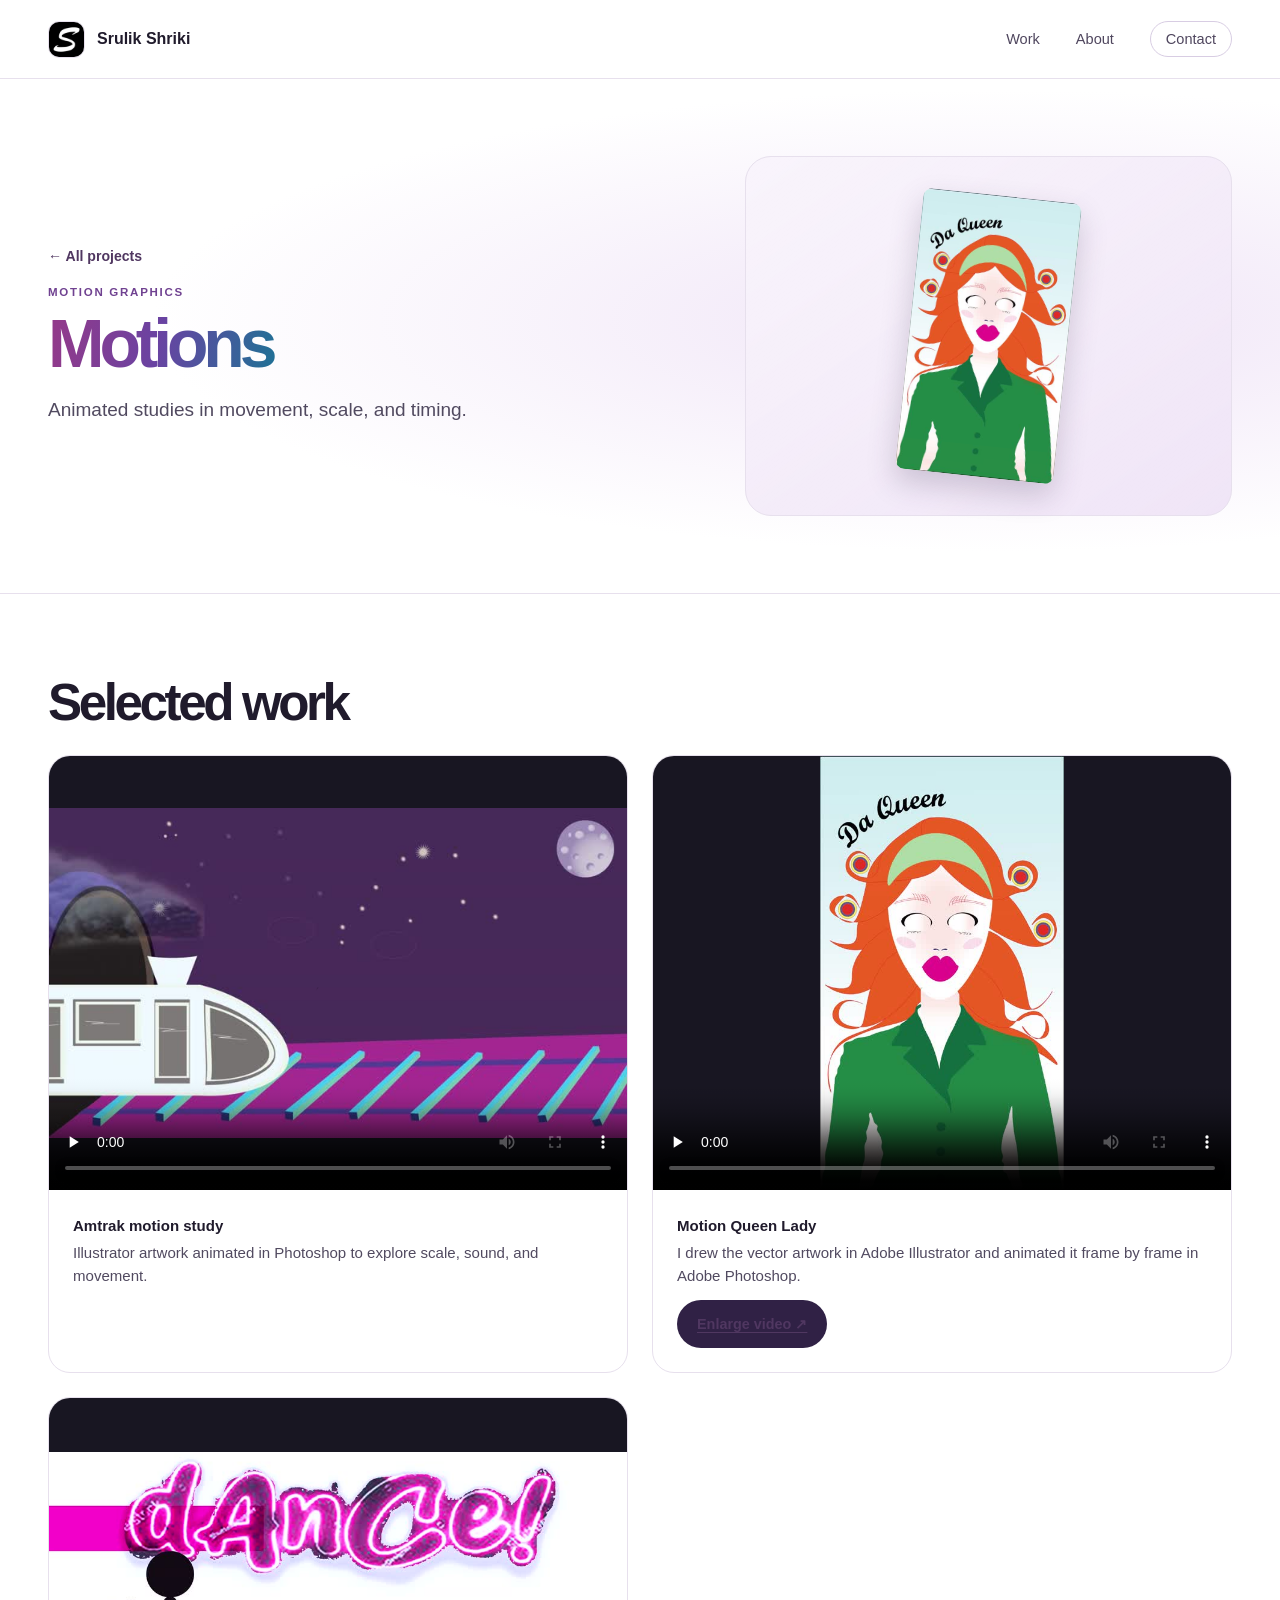
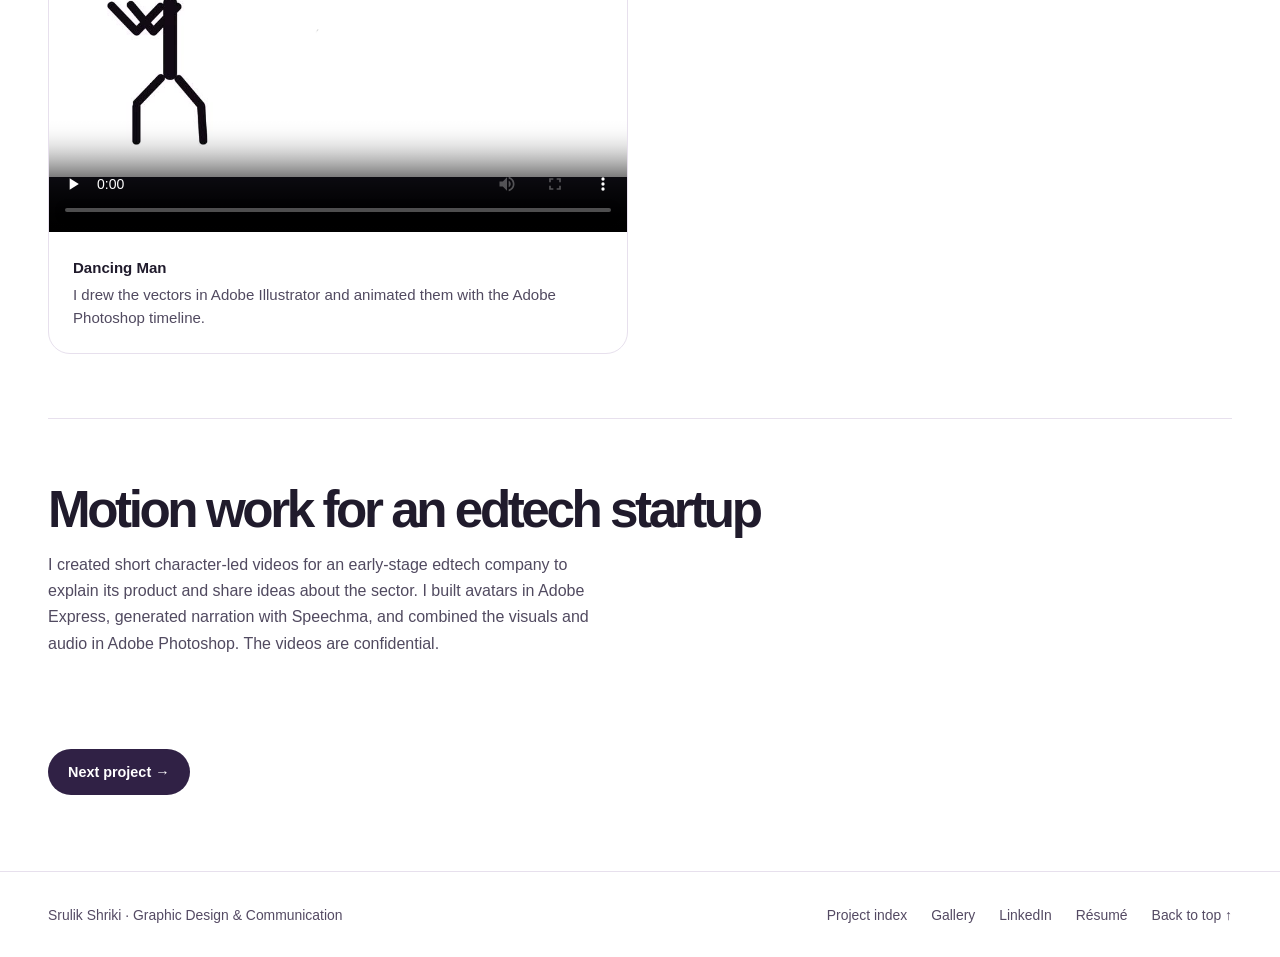
<file: motions.html>
<!doctype html>
<html lang="en">
<head>
<meta charset="utf-8">
<meta name="viewport" content="width=device-width, initial-scale=1">
<meta name="description" content="Animated studies in movement, scale, and timing.">
<title>Motions | Graphic Design Srulik&#x27;s Portfolio</title>
<link rel="icon" href="assets/home/srulik-mark.webp">
<meta name="theme-color" content="#ffffff">
<link rel="stylesheet" href="assets/css/home.css">
<link rel="stylesheet" href="assets/css/projects.css">
<style>
  #queen-motion-frame {
    background: #151515;
  }
  #queen-motion-frame video {
    display: block;
    width: 100%;
    height: 100%;
    object-fit: contain;
    object-position: center;
  }
  .queen-motion-enlarge {
    display: inline-flex;
    margin-top: 0.75rem;
  }
  #queen-motion-dialog {
    box-sizing: border-box;
    width: min(72rem, calc(100% - 2rem));
    max-width: none;
    max-height: calc(100% - 2rem);
    padding: 0.75rem;
    border: 0;
    border-radius: 0.75rem;
    background: #151515;
    color: white;
  }
  #queen-motion-dialog::backdrop {
    background: rgb(0 0 0 / 75%);
  }
  .queen-motion-dialog-header {
    display: flex;
    align-items: center;
    justify-content: space-between;
    gap: 1rem;
    margin-bottom: 0.75rem;
  }
  #queen-motion-dialog video {
    display: block;
    width: 100%;
    height: auto;
    max-height: 75vh;
    max-height: 75dvh;
    object-fit: contain;
  }
</style>
</head>
<body id="top" class="case-page tone-rose">
<a class="skip" href="#main">Skip to content</a>
<header class="header">
    <div class="wrap bar">
      <a class="brand" href="index.html" aria-label="Srulik Shriki, home"><img src="assets/home/srulik-mark.webp" width="37" height="37" alt=""><span>Srulik Shriki</span></a>
      <nav class="nav" aria-label="Main navigation">
        <a href="index.html#work">Work</a><a href="index.html#about">About</a><a class="contact-nav" href="mailto:ishriki@emich.edu">Contact</a>
      </nav>
    </div>
  </header>
<main id="main" tabindex="-1">
<section class="case-hero" aria-label="Project introduction">
  <div class="wrap case-hero-inner">
    <div class="page-head"><a class="back" href="projects.html">← All projects</a><p class="eyebrow">Motion graphics</p><h1><span>Motions</span></h1><p class="lead">Animated studies in movement, scale, and timing.</p></div>
    <div class="case-art portrait-art"><img src="assets/gallery/motion-queen-lady.jpg" alt="Queen Lady motion study" fetchpriority="high"></div>
  </div>
</section>
<div class="wrap case-content">
<section class="section"><h2>Selected work</h2><!-- Add future examples inside this grid. --><div class="grid two"><figure class="piece" data-category="motion">
<div class="media"><video controls playsinline preload="none" poster="assets/gallery/train_motion.jpg" aria-label="Amtrak motion study"><source src="assets/gallery/train_motion.mp4" type="video/mp4"><a href="assets/gallery/train_motion.mp4">Open the video</a></video></div>
<figcaption><strong>Amtrak motion study</strong>Illustrator artwork animated in Photoshop to explore scale, sound, and movement.</figcaption></figure><figure class="piece" data-category="motion">
<div class="media" id="queen-motion-frame"><video controls playsinline preload="none" poster="assets/gallery/motion-queen-lady.jpg" aria-label="Motion Queen Lady"><source src="assets/gallery/motion-queen-lady.mp4" type="video/mp4"><a href="assets/gallery/motion-queen-lady.mp4">Open the video</a></video></div>
<figcaption><strong>Motion Queen Lady</strong>I drew the vector artwork in Adobe Illustrator and animated it frame by frame in Adobe Photoshop.
<div><a class="button queen-motion-enlarge" id="queen-motion-enlarge" href="assets/gallery/motion-queen-lady.mp4" target="_blank" rel="noopener" aria-label="Enlarge Motion Queen Lady">Enlarge video ↗</a></div>
</figcaption></figure><figure class="piece" data-category="motion">
<div class="media"><video controls playsinline preload="none" poster="assets/gallery/dancing-man.jpg" aria-label="Dancing Man"><source src="assets/gallery/dancing-man.mp4" type="video/mp4"><a href="assets/gallery/dancing-man.mp4">Open the video</a></video></div>
<figcaption><strong>Dancing Man</strong>I drew the vectors in Adobe Illustrator and animated them with the Adobe Photoshop timeline.</figcaption></figure></div></section><section class="section"><h2>Motion work for an edtech startup</h2><p class="intro">I created short character-led videos for an early-stage edtech company to explain its product and share ideas about the sector. I built avatars in Adobe Express, generated narration with Speechma, and combined the visuals and audio in Adobe Photoshop. The videos are confidential.</p></section><div class="actions"><a class="button" href="web-design.html">Next project →</a></div>
</div>
</main>
<dialog id="queen-motion-dialog" aria-labelledby="queen-motion-title">
  <div class="queen-motion-dialog-header">
    <strong id="queen-motion-title">Motion Queen Lady</strong>
    <form method="dialog"><button class="button" type="submit" autofocus>Close</button></form>
  </div>
</dialog>
<footer class="footer"><div class="wrap"><span>Srulik Shriki · Graphic Design &amp; Communication</span><nav aria-label="Footer"><a href="projects.html">Project index</a><a href="gallery.html">Gallery</a><a href="https://www.linkedin.com/in/srulik-shriki-858525204/">LinkedIn</a><a href="https://canva.link/jwtwx4xibd2nl0v">Résumé</a><a href="#top">Back to top ↑</a></nav></div></footer>

<script>
  const queenFrame = document.getElementById('queen-motion-frame');
  const queenVideo = queenFrame.querySelector('video');
  const queenEnlarge = document.getElementById('queen-motion-enlarge');
  const queenDialog = document.getElementById('queen-motion-dialog');

  if (typeof queenDialog.showModal === 'function') {
    queenEnlarge.setAttribute('aria-haspopup', 'dialog');
    queenEnlarge.addEventListener('click', (event) => {
      if (event.ctrlKey || event.metaKey || event.shiftKey || event.altKey) return;
      event.preventDefault();
      queenDialog.append(queenVideo);
      queenDialog.showModal();
    });
    queenDialog.addEventListener('close', () => {
      queenFrame.append(queenVideo);
    });
  }
</script>
</body>
</html>
</file>
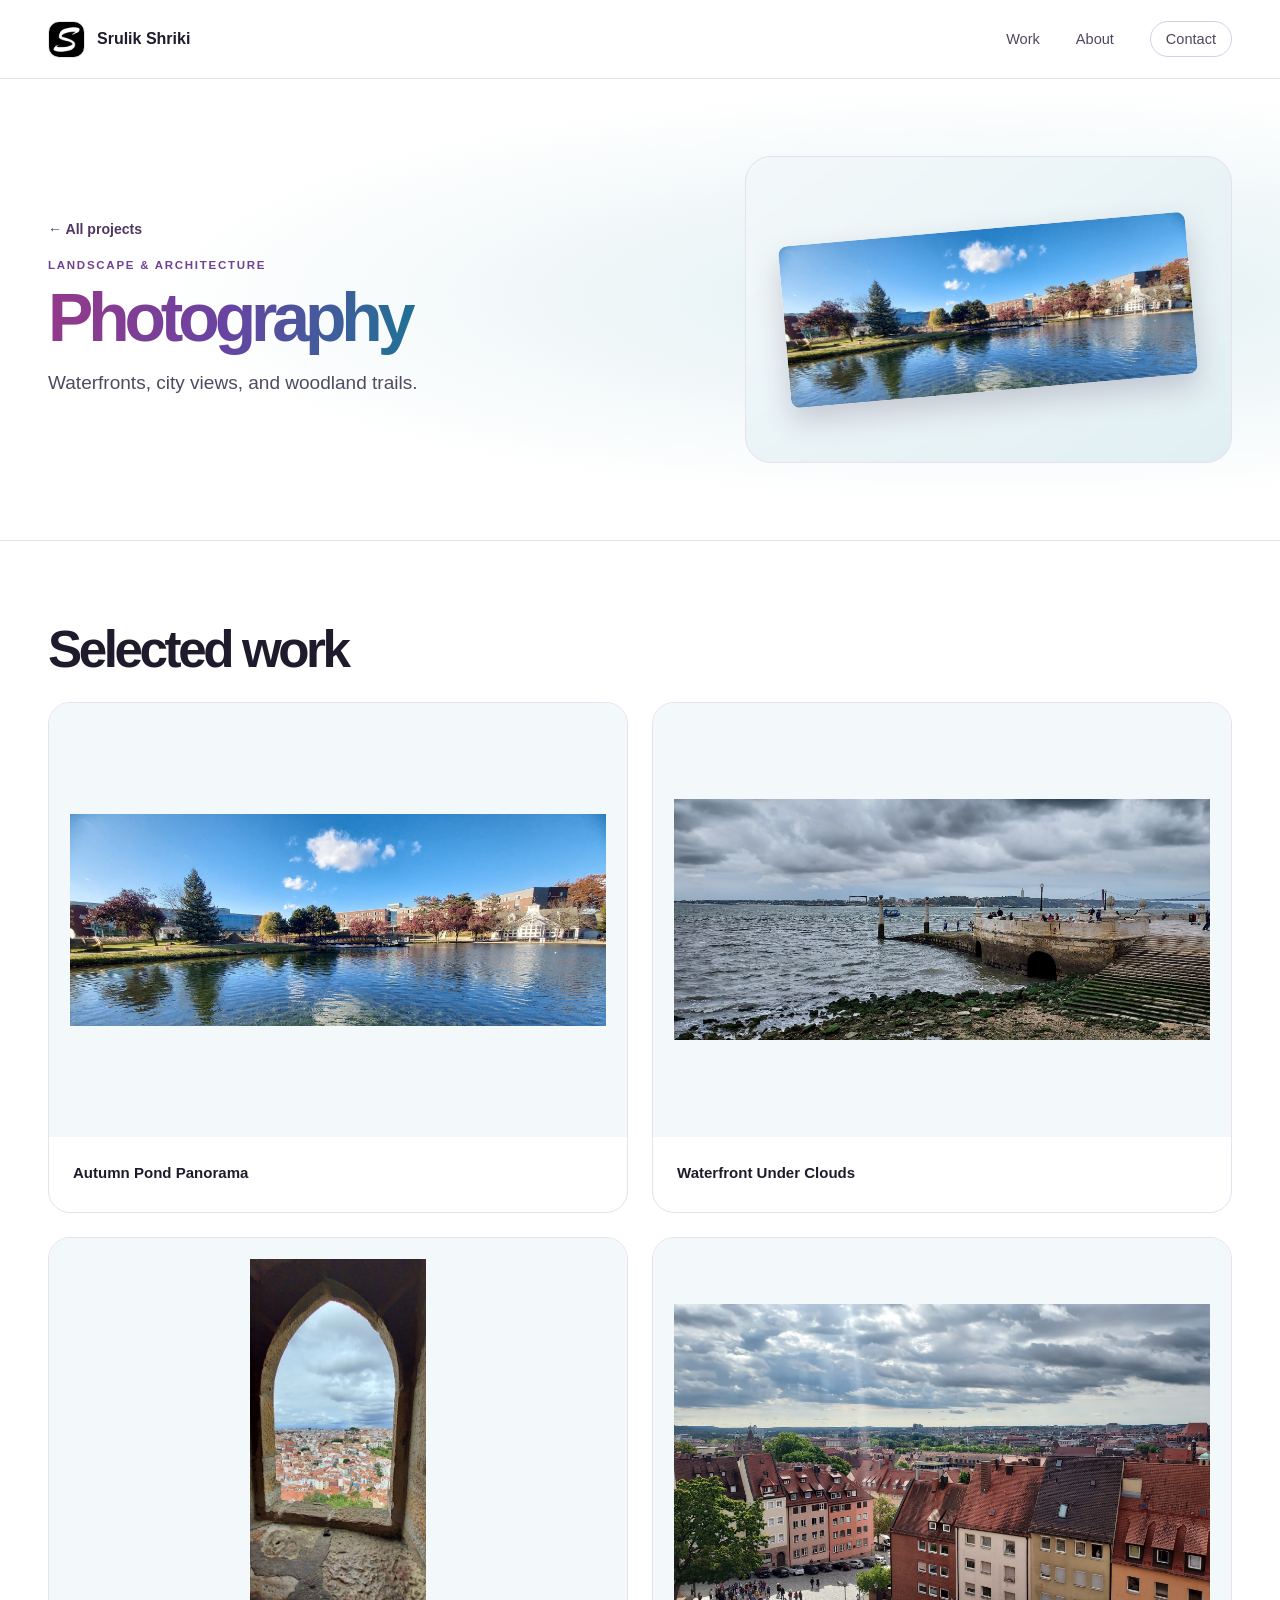
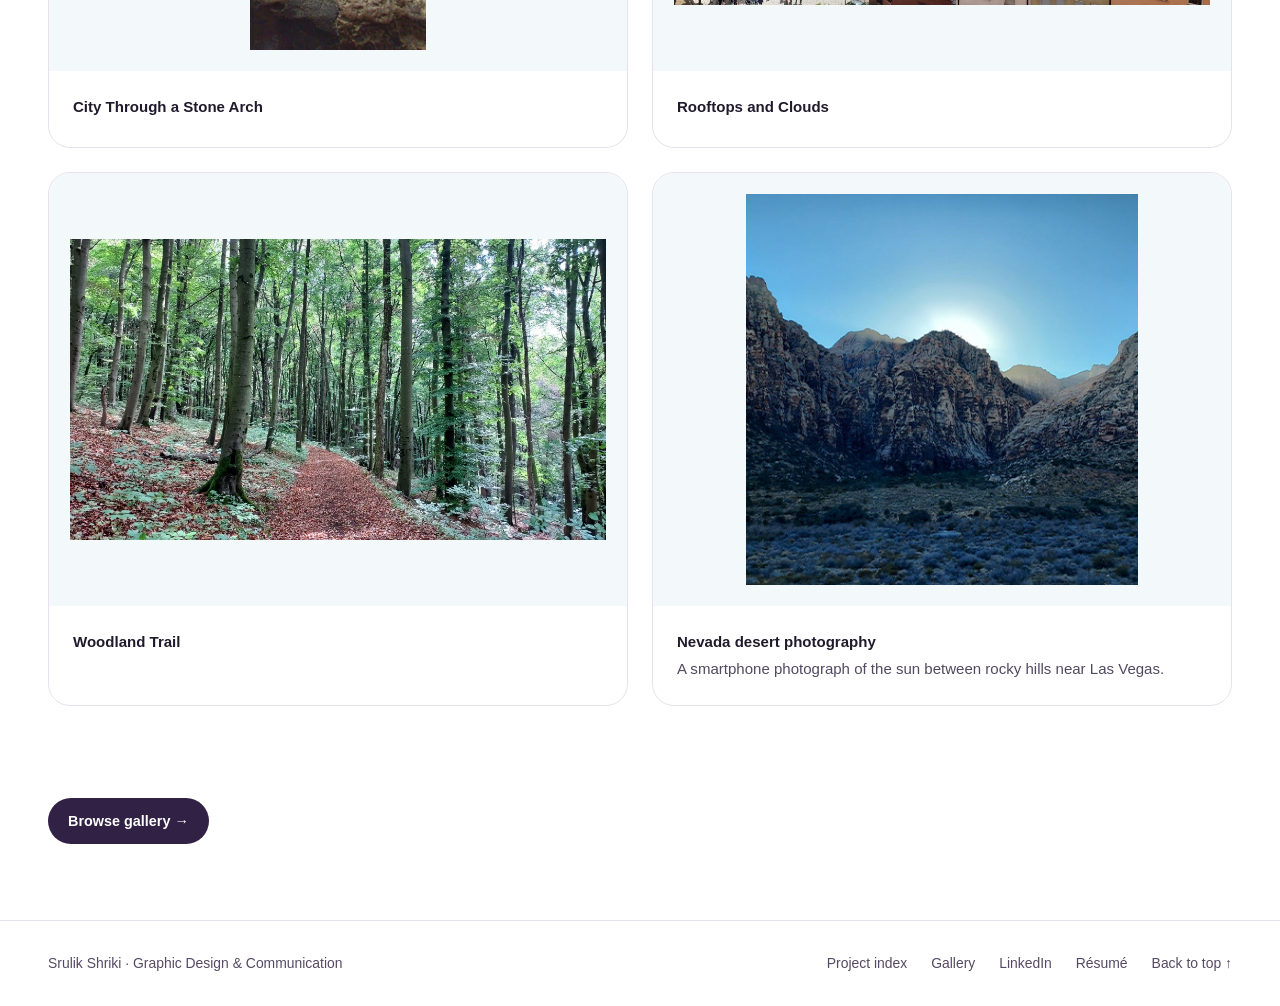
<file: photography.html>
<!doctype html>
<html lang="en">
<head>
<meta charset="utf-8">
<meta name="viewport" content="width=device-width, initial-scale=1">
<meta name="description" content="Waterfronts, city views, and woodland trails.">
<title>Photography | Graphic Design Srulik&#x27;s Portfolio</title>
<link rel="icon" href="assets/home/srulik-mark.webp">
<meta name="theme-color" content="#ffffff">
<link rel="stylesheet" href="assets/css/home.css">
<link rel="stylesheet" href="assets/css/projects.css">
</head>
<body id="top" class="case-page tone-cool">
<a class="skip" href="#main">Skip to content</a>
<header class="header">
    <div class="wrap bar">
      <a class="brand" href="index.html" aria-label="Srulik Shriki, home"><img src="assets/home/srulik-mark.webp" width="37" height="37" alt=""><span>Srulik Shriki</span></a>
      <nav class="nav" aria-label="Main navigation">
        <a href="index.html#work">Work</a><a href="index.html#about">About</a><a class="contact-nav" href="mailto:ishriki@emich.edu">Contact</a>
      </nav>
    </div>
  </header>
<main id="main" tabindex="-1">
<section class="case-hero" aria-label="Project introduction">
  <div class="wrap case-hero-inner">
    <div class="page-head"><a class="back" href="projects.html">← All projects</a><p class="eyebrow">Landscape &amp; architecture</p><h1><span>Photography</span></h1><p class="lead">Waterfronts, city views, and woodland trails.</p></div>
    <div class="case-art wide-art"><img src="assets/photography/autumn-pond-panorama.jpg" alt="Trees and houses reflected in an autumn pond" fetchpriority="high"></div>
  </div>
</section>
<div class="wrap case-content">
<section class="section"><h2>Selected work</h2><!-- Add future examples inside this grid. --><div class="grid two"><figure class="piece" data-category="photo">
<div class="media"><a href="assets/photography/autumn-pond-panorama.jpg" aria-label="View full-size image: Autumn Pond Panorama"><img src="assets/photography/autumn-pond-panorama.jpg" alt="Autumn Pond Panorama" loading="lazy"></a></div>
<figcaption><strong>Autumn Pond Panorama</strong></figcaption></figure><figure class="piece" data-category="photo">
<div class="media"><a href="assets/photography/waterfront-under-clouds.jpg" aria-label="View full-size image: Waterfront Under Clouds"><img src="assets/photography/waterfront-under-clouds.jpg" alt="Waterfront Under Clouds" loading="lazy"></a></div>
<figcaption><strong>Waterfront Under Clouds</strong></figcaption></figure><figure class="piece" data-category="photo">
<div class="media"><a href="assets/photography/city-through-a-stone-arch.jpg" aria-label="View full-size image: City Through a Stone Arch"><img src="assets/photography/city-through-a-stone-arch.jpg" alt="City Through a Stone Arch" loading="lazy"></a></div>
<figcaption><strong>City Through a Stone Arch</strong></figcaption></figure><figure class="piece" data-category="photo">
<div class="media"><a href="assets/photography/rooftops-and-clouds.jpg" aria-label="View full-size image: Rooftops and Clouds"><img src="assets/photography/rooftops-and-clouds.jpg" alt="Rooftops and Clouds" loading="lazy"></a></div>
<figcaption><strong>Rooftops and Clouds</strong></figcaption></figure><figure class="piece" data-category="photo">
<div class="media"><a href="assets/photography/woodland-trail.jpg" aria-label="View full-size image: Woodland Trail"><img src="assets/photography/woodland-trail.jpg" alt="Woodland Trail" loading="lazy"></a></div>
<figcaption><strong>Woodland Trail</strong></figcaption></figure><figure class="piece" data-category="photo">
<div class="media"><a href="assets/gallery/photography.jpg" aria-label="View full-size image: Nevada desert photography"><img src="assets/gallery/photography.jpg" alt="Nevada desert photography" loading="lazy"></a></div>
<figcaption><strong>Nevada desert photography</strong>A smartphone photograph of the sun between rocky hills near Las Vegas.</figcaption></figure></div></section><div class="actions"><a class="button" href="gallery.html">Browse gallery →</a></div>
</div>
</main>
<footer class="footer"><div class="wrap"><span>Srulik Shriki · Graphic Design &amp; Communication</span><nav aria-label="Footer"><a href="projects.html">Project index</a><a href="gallery.html">Gallery</a><a href="https://www.linkedin.com/in/srulik-shriki-858525204/">LinkedIn</a><a href="https://canva.link/jwtwx4xibd2nl0v">Résumé</a><a href="#top">Back to top ↑</a></nav></div></footer>

</body>
</html>
</file>
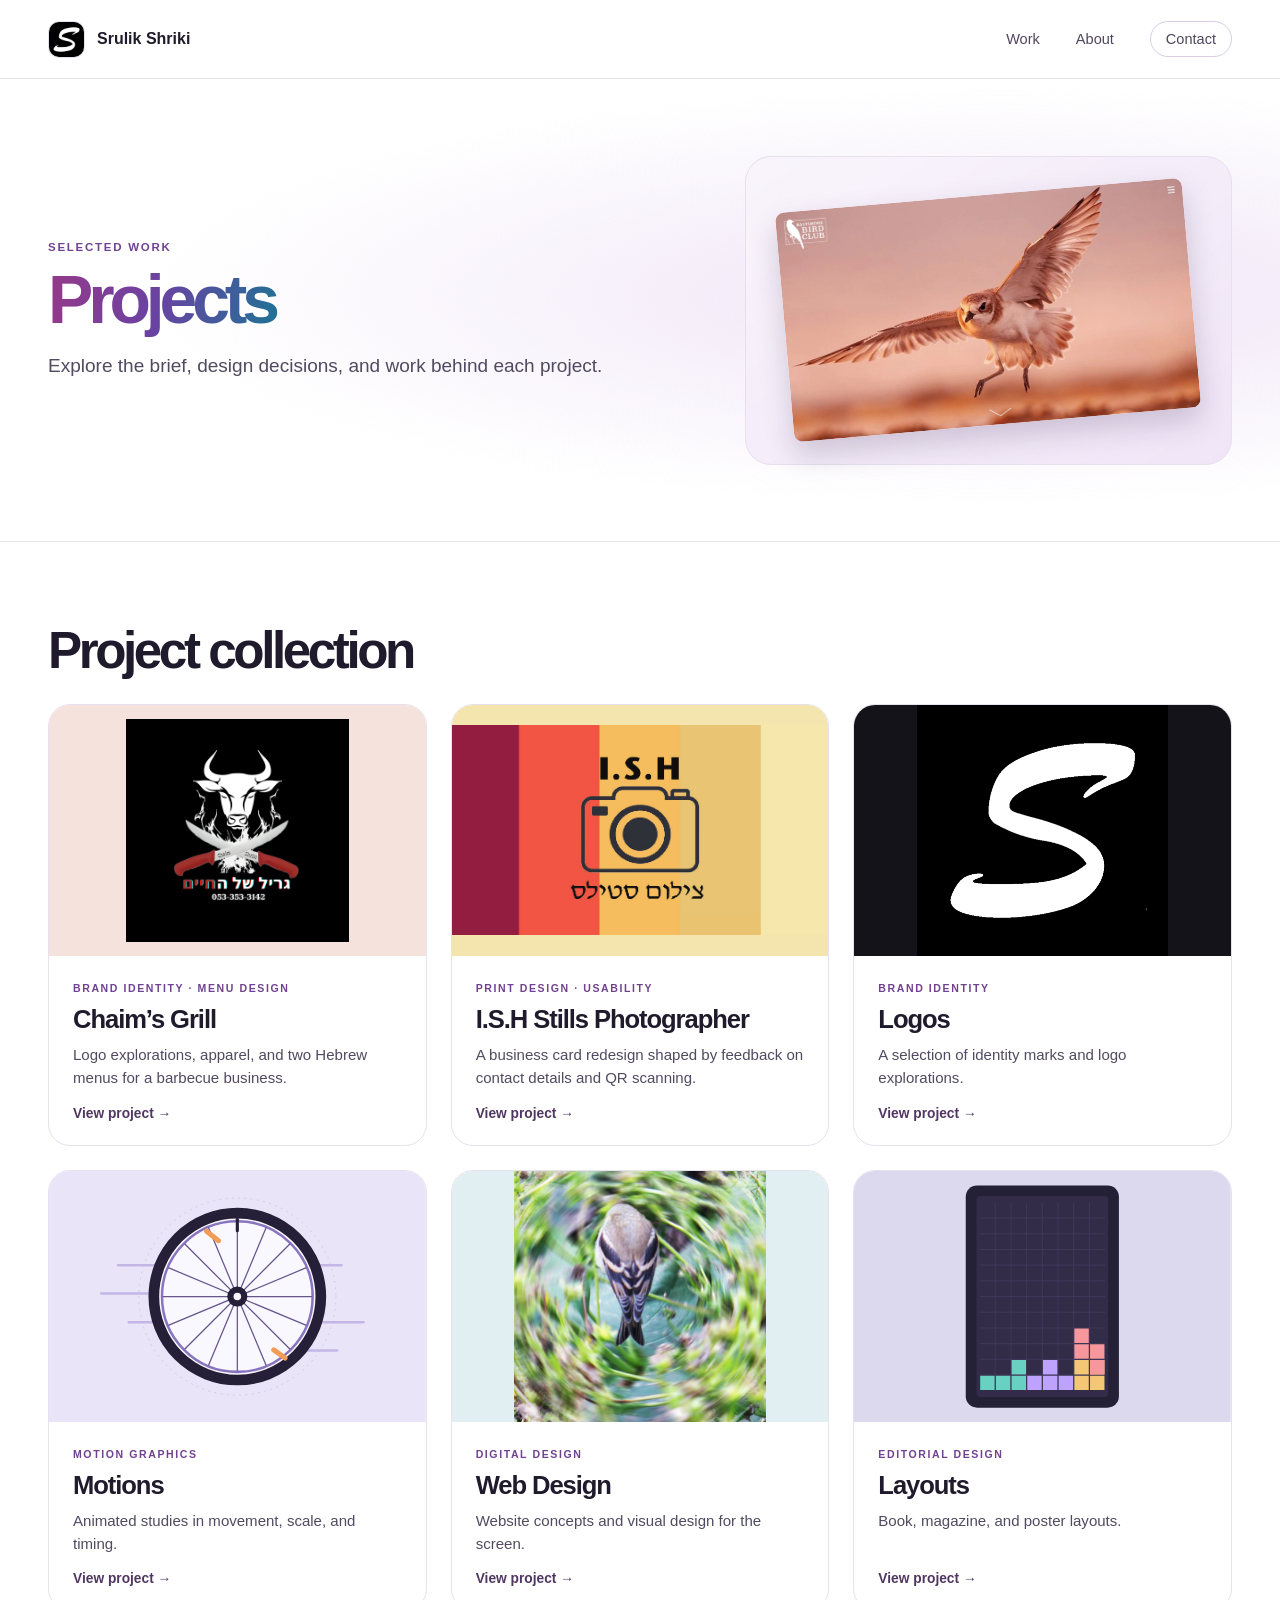
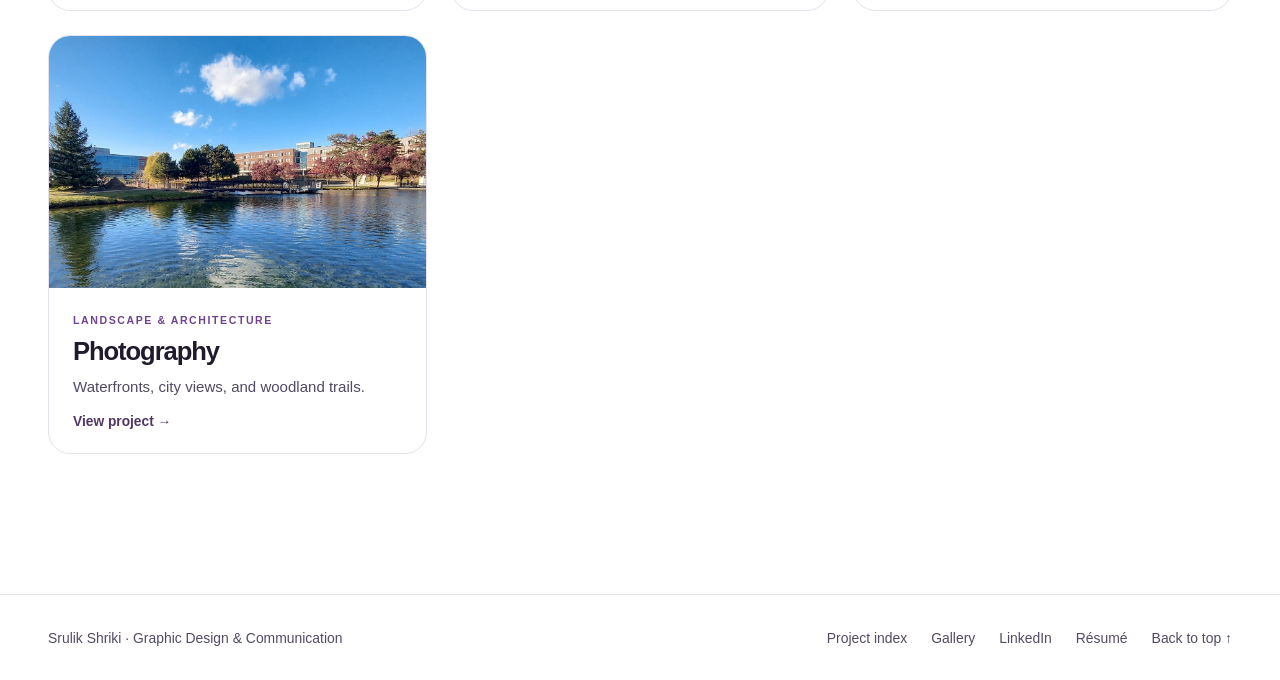
<file: projects.html>
<!doctype html>
<html lang="en">
<head>
<meta charset="utf-8">
<meta name="viewport" content="width=device-width, initial-scale=1">
<meta name="description" content="Seven visual design projects by Srulik Shriki.">
<title>Projects | Graphic Design Srulik&#x27;s Portfolio</title>
<link rel="icon" href="assets/home/srulik-mark.webp">
<meta name="theme-color" content="#ffffff">
<link rel="stylesheet" href="assets/css/home.css">
<link rel="stylesheet" href="assets/css/projects.css">
</head>
<body id="top" class="case-page tone-rose">
<a class="skip" href="#main">Skip to content</a>
<header class="header">
    <div class="wrap bar">
      <a class="brand" href="index.html" aria-label="Srulik Shriki, home"><img src="assets/home/srulik-mark.webp" width="37" height="37" alt=""><span>Srulik Shriki</span></a>
      <nav class="nav" aria-label="Main navigation">
        <a href="index.html#work">Work</a><a href="index.html#about">About</a><a class="contact-nav" href="mailto:ishriki@emich.edu">Contact</a>
      </nav>
    </div>
  </header>
<main id="main" tabindex="-1">
<section class="case-hero" aria-label="Project introduction">
  <div class="wrap case-hero-inner">
    <div class="page-head"><p class="eyebrow">Selected work</p><h1><span>Projects</span></h1><p class="lead">Explore the brief, design decisions, and work behind each project.</p></div>
    <div class="case-art wide-art"><img src="assets/home/wildlife-homepage.webp" alt="Bird in flight on the wildlife website homepage" fetchpriority="high"></div>
  </div>
</section>
<div class="wrap case-content">
<section class="section"><h2>Project collection</h2><div class="grid">
    <a class="card" href="bbq.html"><div class="cover bbq"><img src="assets/gallery/bbq_logo1.png" alt="" loading="lazy"></div>
    <div class="card-body"><p class="eyebrow">Brand identity · Menu design</p><h3>Chaim’s Grill</h3><p>Logo explorations, apparel, and two Hebrew menus for a barbecue business.</p><span class="open">View project →</span></div></a>

    <a class="card" href="business-card.html"><div class="cover ish"><img src="assets/gallery/ish-card-front.png" alt="" loading="lazy"></div>
    <div class="card-body"><p class="eyebrow">Print design · Usability</p><h3>I.S.H Stills Photographer</h3><p>A business card redesign shaped by feedback on contact details and QR scanning.</p><span class="open">View project →</span></div></a>

    <a class="card" href="logos.html"><div class="cover logos"><img src="assets/gallery/logo_favicon.jpg" alt="" loading="lazy"></div>
    <div class="card-body"><p class="eyebrow">Brand identity</p><h3>Logos</h3><p>A selection of identity marks and logo explorations.</p><span class="open">View project →</span></div></a>

    <a class="card" href="motions.html"><div class="cover has-motion"><svg class="cover-art" aria-hidden="true" viewBox="0 0 600 400" xmlns="http://www.w3.org/2000/svg">
  <rect width="600" height="400" fill="#e9e4f8"/>
  <path d="M110 150h78m-105 45h84m-40 46h55m230-91h54m-31 91h66m-89 45h47" stroke="#c4b7e6" stroke-width="4" stroke-linecap="round"/>
  <circle cx="300" cy="200" r="157" fill="none" stroke="#c4b7e6" stroke-dasharray="3 7"/>
  <g class="wheel-spin">
    <circle cx="300" cy="200" r="133" fill="#f9f7ff" stroke="#252038" stroke-width="17"/>
    <circle cx="300" cy="200" r="120" fill="none" stroke="#8975bf" stroke-width="4"/>
    <path d="M300 81v238m-119-119h238m-203-84 168 168m0-168L216 284m38-194 92 220M190 154l220 92M346 90l-92 220m156-156-220 92" stroke="#66568c" stroke-width="2"/>
    <path d="M300 77v18" stroke="#252038" stroke-width="5" stroke-linecap="round"/>
    <path d="M251 96l19 15m88 174 18 13" stroke="#f19c57" stroke-width="8" stroke-linecap="round"/>
    <circle cx="300" cy="200" r="16" fill="#252038"/>
    <circle cx="300" cy="200" r="6" fill="#f9f7ff"/>
  </g>
</svg></div>
    <div class="card-body"><p class="eyebrow">Motion graphics</p><h3>Motions</h3><p>Animated studies in movement, scale, and timing.</p><span class="open">View project →</span></div></a>

    <a class="card" href="web-design.html"><div class="cover web"><img src="assets/gallery/washtenaw_wings.jpg" alt="" loading="lazy"></div>
    <div class="card-body"><p class="eyebrow">Digital design</p><h3>Web Design</h3><p>Website concepts and visual design for the screen.</p><span class="open">View project →</span></div></a>

    <a class="card" href="layouts.html"><div class="cover has-motion"><svg class="cover-art" aria-hidden="true" viewBox="0 0 600 400" xmlns="http://www.w3.org/2000/svg">
  <rect width="600" height="400" fill="#dcd9ef"/>
  <rect x="178" y="23" width="244" height="354" rx="18" fill="#242035"/>
  <rect x="195" y="40" width="210" height="320" rx="6" fill="#332c49"/>
  <svg x="200" y="50" width="200" height="300" viewBox="0 0 200 300" overflow="hidden">
    <path d="M0 25h200m-200 25h200m-200 25h200m-200 25h200m-200 25h200m-200 25h200m-200 25h200m-200 25h200m-200 25h200m-200 25h200m-200 25h200M25 0v300M50 0v300M75 0v300M100 0v300M125 0v300M150 0v300M175 0v300" stroke="#493f62" fill="none"/>
    <path d="M1 276h23v23H1zm25 0h23v23H26zm25 0h23v23H51zm0-25h23v23H51z" fill="#69d1c2"/>
    <path d="M151 276h23v23h-23zm25 0h23v23h-23zm-25-25h23v23h-23zm25 0h23v23h-23z" fill="#f4c774"/>
    <g class="tetris-drop drop-first" fill="#bda3ff">
      <path d="M1 26h23v23H1zm25 0h23v23H26zm25 0h23v23H51zM26 1h23v23H26z"/>
    </g>
    <g class="tetris-drop drop-second" fill="#f5979d">
      <path d="M1 1h23v23H1zm0 25h23v23H1zm25 0h23v23H26zm0 25h23v23H26z"/>
    </g>
  </svg>
</svg></div>
    <div class="card-body"><p class="eyebrow">Editorial design</p><h3>Layouts</h3><p>Book, magazine, and poster layouts.</p><span class="open">View project →</span></div></a>

    <a class="card" href="photography.html"><div class="cover photography"><img src="assets/photography/autumn-pond-panorama.jpg" alt="" loading="lazy"></div>
    <div class="card-body"><p class="eyebrow">Landscape &amp; architecture</p><h3>Photography</h3><p>Waterfronts, city views, and woodland trails.</p><span class="open">View project →</span></div></a>
    </div></section>
</div>
</main>
<footer class="footer"><div class="wrap"><span>Srulik Shriki · Graphic Design &amp; Communication</span><nav aria-label="Footer"><a href="projects.html">Project index</a><a href="gallery.html">Gallery</a><a href="https://www.linkedin.com/in/srulik-shriki-858525204/">LinkedIn</a><a href="https://canva.link/jwtwx4xibd2nl0v">Résumé</a><a href="#top">Back to top ↑</a></nav></div></footer>
<script src="assets/js/project-motion.js" defer></script>
</body>
</html>
</file>
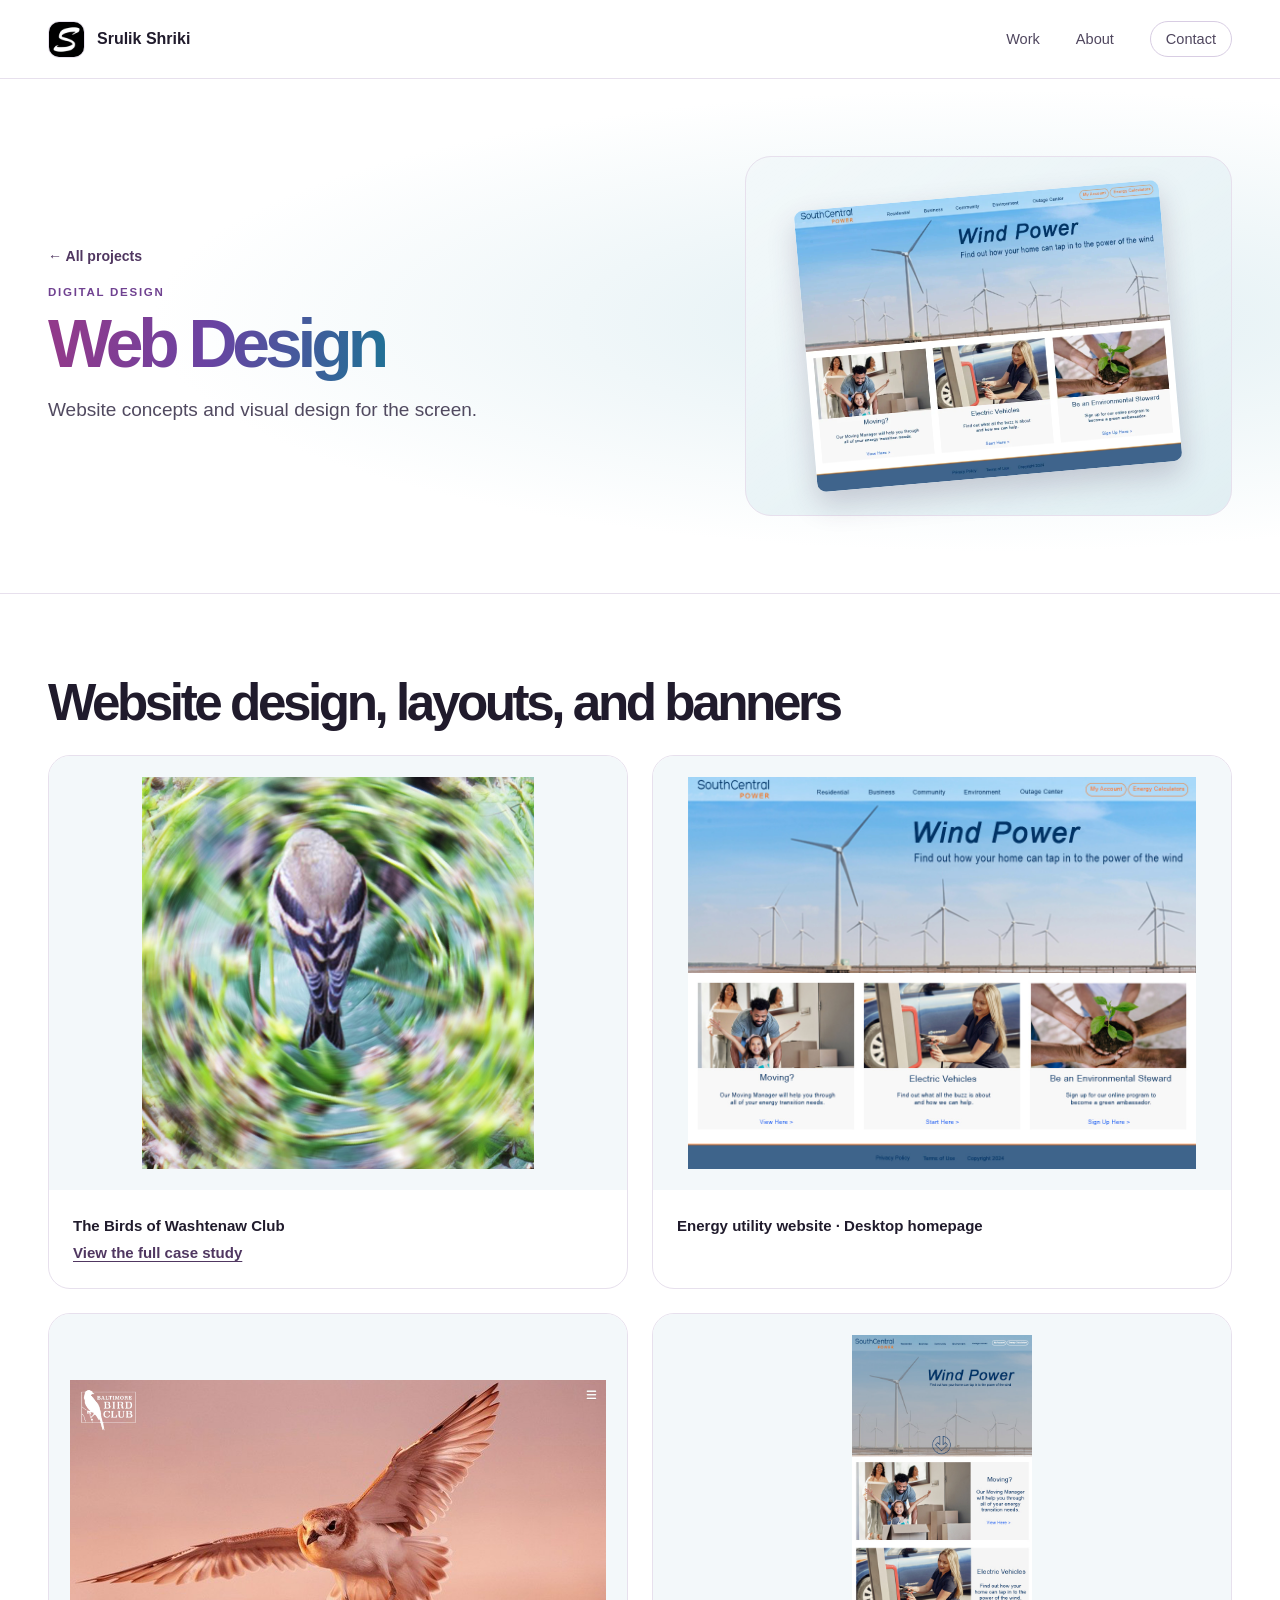
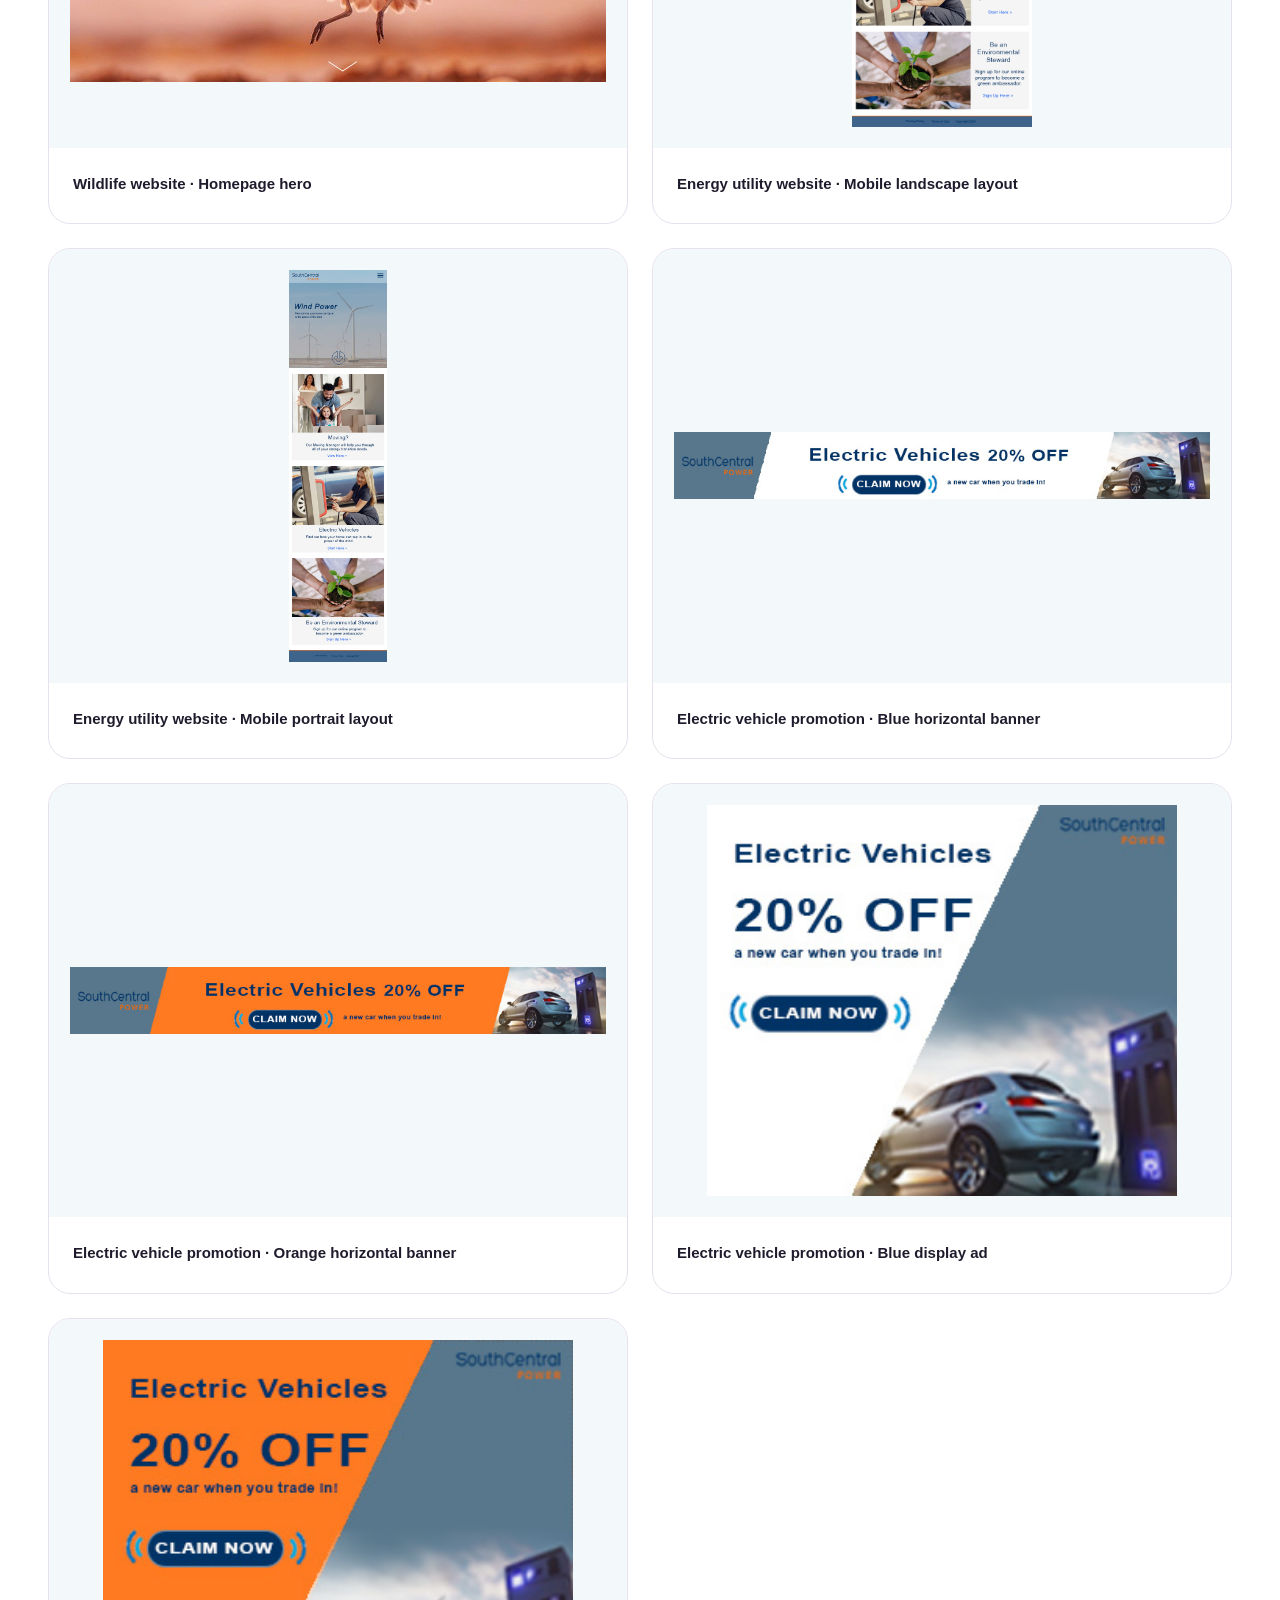
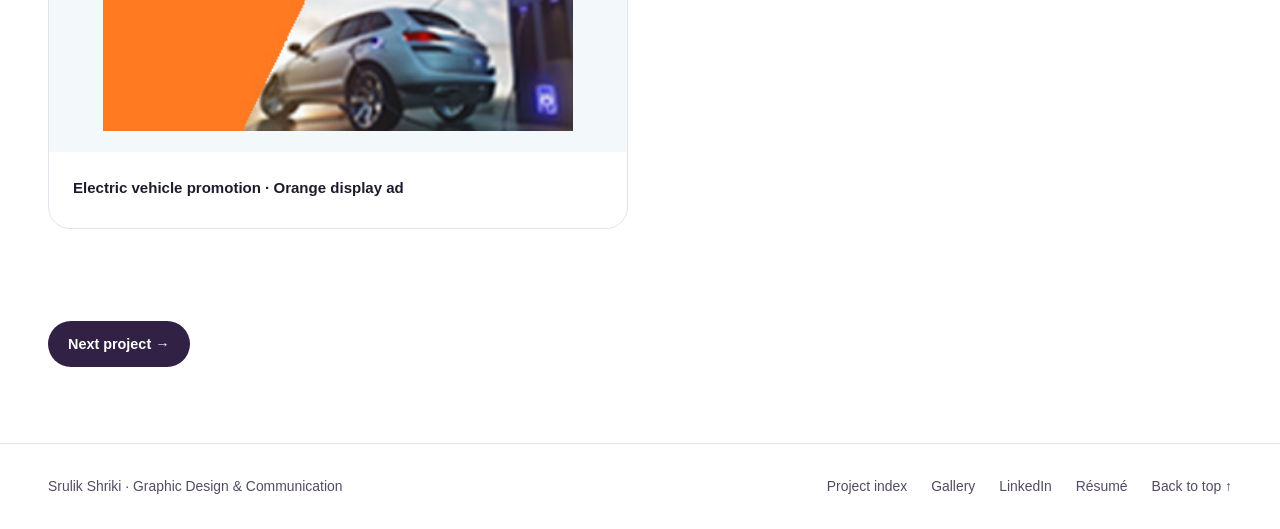
<file: web-design.html>
<!doctype html>
<html lang="en">
<head>
<meta charset="utf-8">
<meta name="viewport" content="width=device-width, initial-scale=1">
<meta name="description" content="Website concepts and visual design for the screen.">
<title>Web Design | Graphic Design Srulik&#x27;s Portfolio</title>
<link rel="icon" href="assets/home/srulik-mark.webp">
<meta name="theme-color" content="#ffffff">
<link rel="stylesheet" href="assets/css/home.css">
<link rel="stylesheet" href="assets/css/projects.css">
</head>
<body id="top" class="case-page tone-cool">
<a class="skip" href="#main">Skip to content</a>
<header class="header">
    <div class="wrap bar">
      <a class="brand" href="index.html" aria-label="Srulik Shriki, home"><img src="assets/home/srulik-mark.webp" width="37" height="37" alt=""><span>Srulik Shriki</span></a>
      <nav class="nav" aria-label="Main navigation">
        <a href="index.html#work">Work</a><a href="index.html#about">About</a><a class="contact-nav" href="mailto:ishriki@emich.edu">Contact</a>
      </nav>
    </div>
  </header>
<main id="main" tabindex="-1">
<section class="case-hero" aria-label="Project introduction">
  <div class="wrap case-hero-inner">
    <div class="page-head"><a class="back" href="projects.html">← All projects</a><p class="eyebrow">Digital design</p><h1><span>Web Design</span></h1><p class="lead">Website concepts and visual design for the screen.</p></div>
    <div class="case-art wide-art"><img src="assets/home/utility-desktop.webp" alt="Energy utility website desktop design" fetchpriority="high"></div>
  </div>
</section>
<div class="wrap case-content">
<section class="section"><h2>Website design, layouts, and banners</h2><!-- Add future examples inside this grid. --><div class="grid two"><figure class="piece" data-category="layout">
<div class="media"><a href="birds.html" aria-label="View The Birds of Washtenaw Club project"><img src="assets/gallery/washtenaw_wings.jpg" alt="" loading="lazy"></a></div>
<figcaption><strong>The Birds of Washtenaw Club</strong><a href="birds.html">View the full case study</a></figcaption></figure><figure class="piece">
<div class="media"><a href="assets/website/utility-desktop-homepage.jpg" aria-label="View full-size image: Energy utility website · Desktop homepage"><img src="assets/website/utility-desktop-homepage.jpg" alt="Energy utility website · Desktop homepage" loading="lazy"></a></div>
<figcaption><strong>Energy utility website · Desktop homepage</strong></figcaption></figure><figure class="piece">
<div class="media"><a href="assets/website/wildlife-website-hero.jpg" aria-label="View full-size image: Wildlife website · Homepage hero"><img src="assets/website/wildlife-website-hero.jpg" alt="Wildlife website · Homepage hero" loading="lazy"></a></div>
<figcaption><strong>Wildlife website · Homepage hero</strong></figcaption></figure><figure class="piece">
<div class="media"><a href="assets/website/utility-mobile-landscape.jpg" aria-label="View full-size image: Energy utility website · Mobile landscape layout"><img src="assets/website/utility-mobile-landscape.jpg" alt="Energy utility website · Mobile landscape layout" loading="lazy"></a></div>
<figcaption><strong>Energy utility website · Mobile landscape layout</strong></figcaption></figure><figure class="piece">
<div class="media"><a href="assets/website/utility-mobile-portrait.jpg" aria-label="View full-size image: Energy utility website · Mobile portrait layout"><img src="assets/website/utility-mobile-portrait.jpg" alt="Energy utility website · Mobile portrait layout" loading="lazy"></a></div>
<figcaption><strong>Energy utility website · Mobile portrait layout</strong></figcaption></figure><figure class="piece">
<div class="media"><a href="assets/website/ev-blue-wide-banner.jpg" aria-label="View full-size image: Electric vehicle promotion · Blue horizontal banner"><img src="assets/website/ev-blue-wide-banner.jpg" alt="Electric vehicle promotion · Blue horizontal banner" loading="lazy"></a></div>
<figcaption><strong>Electric vehicle promotion · Blue horizontal banner</strong></figcaption></figure><figure class="piece">
<div class="media"><a href="assets/website/ev-orange-wide-banner.jpg" aria-label="View full-size image: Electric vehicle promotion · Orange horizontal banner"><img src="assets/website/ev-orange-wide-banner.jpg" alt="Electric vehicle promotion · Orange horizontal banner" loading="lazy"></a></div>
<figcaption><strong>Electric vehicle promotion · Orange horizontal banner</strong></figcaption></figure><figure class="piece">
<div class="media"><a href="assets/website/ev-blue-display-ad.jpg" aria-label="View full-size image: Electric vehicle promotion · Blue display ad"><img src="assets/website/ev-blue-display-ad.jpg" alt="Electric vehicle promotion · Blue display ad" loading="lazy"></a></div>
<figcaption><strong>Electric vehicle promotion · Blue display ad</strong></figcaption></figure><figure class="piece">
<div class="media"><a href="assets/website/ev-orange-display-ad.jpg" aria-label="View full-size image: Electric vehicle promotion · Orange display ad"><img src="assets/website/ev-orange-display-ad.jpg" alt="Electric vehicle promotion · Orange display ad" loading="lazy"></a></div>
<figcaption><strong>Electric vehicle promotion · Orange display ad</strong></figcaption></figure></div></section><div class="actions"><a class="button" href="layouts.html">Next project →</a></div>
</div>
</main>
<footer class="footer"><div class="wrap"><span>Srulik Shriki · Graphic Design &amp; Communication</span><nav aria-label="Footer"><a href="projects.html">Project index</a><a href="gallery.html">Gallery</a><a href="https://www.linkedin.com/in/srulik-shriki-858525204/">LinkedIn</a><a href="https://canva.link/jwtwx4xibd2nl0v">Résumé</a><a href="#top">Back to top ↑</a></nav></div></footer>

</body>
</html>
</file>
<file: assets/css/home.css>
:root {
  color-scheme: light;
  --ink: #201b2c;
  --muted: #514a60;
  --bg: #ffffff;
  --line: #e7e0ed;
  --shell: min(1200px, calc(100% - 96px));
  --gradient: linear-gradient(102deg, #913a8b 5%, #6943a2 48%, #236f96 96%);
  font-family: -apple-system, BlinkMacSystemFont, "Segoe UI", sans-serif;
}
*, *::before, *::after { box-sizing: border-box; }
html { scroll-behavior: smooth; }
body { margin: 0; background: var(--bg); color: var(--ink); }
a { color: inherit; text-decoration: none; }
a:focus-visible { outline: 2px solid #693da4; outline-offset: 5px; }
img { display: block; width: 100%; height: auto; }
h1, h2, h3, p, figure { margin: 0; }
.wrap { width: var(--shell); margin-inline: auto; }
.skip { position: absolute; left: 16px; top: 12px; transform: translateY(-160%); z-index: 10; background: white; color: #16121e; padding: 12px; }
.skip:focus { transform: none; }
.icon { width: 18px; height: 18px; flex: none; fill: none; stroke: currentColor; stroke-width: 1.6; stroke-linecap: round; stroke-linejoin: round; }
.kicker { font-size: .72rem; font-weight: 700; letter-spacing: .15em; line-height: 1.45; text-transform: uppercase; }
.top {
  position: relative;
  isolation: isolate;
  background: radial-gradient(ellipse at 76% 47%, #f1e5fb 0, #faf6fd 42%, transparent 72%),
    radial-gradient(ellipse at 35% 102%, #fbf7ff, transparent 52%), #ffffff;
  overflow: hidden;
}
.header { background: #ffffff; border-bottom: 1px solid var(--line); }
.bar { min-height: 78px; display: flex; align-items: center; justify-content: space-between; gap: 20px; }
.brand { display: inline-flex; align-items: center; gap: 12px; font-weight: 650; white-space: nowrap; }
.brand img { width: 37px; height: 37px; border-radius: 11px; border: 1px solid var(--line); }
.nav { display: flex; flex-wrap: wrap; align-items: center; justify-content: flex-end; gap: clamp(16px, 3vw, 36px); color: #4f465e; font-size: .91rem; }
.nav a:hover, .text-link:hover, .footer a:hover { color: #6f3697; }
.nav .contact-nav { border: 1px solid #d8cde3; border-radius: 999px; padding: 9px 15px; }
.hero { display: grid; grid-template-columns: minmax(0, 1fr) minmax(0, .94fr); align-items: center; gap: 15px; padding: 92px 0 60px; min-height: 555px; }
.hero-copy { position: relative; z-index: 2; }
.hero .kicker { color: #704291; margin-bottom: 20px; }
h1 { font-size: clamp(3rem, 5.6vw, 5.65rem); line-height: .94; font-weight: 750; letter-spacing: -.075em; }
h1 span, .gradient-text { display: inline-block; color: #704291; background: var(--gradient); background-clip: text; -webkit-text-fill-color: transparent; padding: 0 .065em .085em 0; }
.hero .lead { max-width: 420px; margin-top: 18px; color: #4e475b; font-size: clamp(1rem, 1.45vw, 1.18rem); line-height: 1.62; }
.actions { display: flex; flex-wrap: wrap; gap: 20px; align-items: center; margin-top: 28px; }
.button { display: inline-flex; align-items: center; justify-content: center; gap: 11px; border-radius: 999px; padding: 13px 20px; min-height: 46px; background: #302145; color: #ffffff; font-weight: 700; font-size: .9rem; transition: background .2s; }
.button:hover { background: #593879; }
.text-link { display: inline-flex; align-items: center; gap: 8px; color: #503761; font-weight: 650; font-size: .9rem; }
.hero-art { position: relative; width: 100%; aspect-ratio: 1.18; isolation: isolate; }
.halo { position: absolute; inset: 7% 7% 1% 10%; border: 1px solid #b58fd455; border-radius: 50%; transform: rotate(-24deg); background: radial-gradient(ellipse at 67% 35%, #e6d0f380, transparent 64%); box-shadow: 0 0 58px #c7a2e44d, inset 0 0 40px #d9b8ee50; }
.halo::after { content: ""; position: absolute; inset: 8%; border: 1px solid #bb98d63b; border-radius: inherit; }
.screen { border: 1px solid #65527464; background: #201b2a; box-shadow: 0 22px 55px #45325742; overflow: hidden; }
.hero-screen { position: absolute; top: 17%; left: 0; width: 88%; padding: 8px; border-radius: 17px; transform: rotate(-9deg); }
.hero-screen img { border-radius: 8px; }
.dots { display: flex; gap: 4px; padding: 2px 1px 7px; }
.dots i { width: 4px; height: 4px; background: #e4cee6a8; border-radius: 50%; }
.hero-poster { position: absolute; width: 28%; right: 3%; top: 33%; padding: 5px; border-radius: 17px; transform: rotate(11deg); }
.hero-poster img { border-radius: 12px; aspect-ratio: .65; object-fit: contain; background: #f7f7f5; }
.hero-print { position: absolute; left: 6%; bottom: 9%; width: 41%; border-radius: 8px; transform: rotate(-13deg); }
.art-caption { position: absolute; bottom: 0; right: 3%; color: #594568; font-size: .65rem; letter-spacing: .16em; text-transform: uppercase; font-weight: 700; }

.work { padding: 96px 0 104px; }
.section-head { margin-bottom: 30px; }
.about .kicker { color: #704291; margin-bottom: 11px; }
h2 { font-size: clamp(2.8rem, 5.1vw, 5.1rem); line-height: .98; letter-spacing: -.067em; }

.projects { display: grid; grid-template-columns: repeat(12, minmax(0, 1fr)); gap: 18px; }
.project { grid-column: span 6; display: flex; flex-direction: column; min-width: 0; border-radius: 25px; overflow: hidden; background: #ffffff; border: 1px solid var(--line); transition: border-color .2s, transform .2s; }
.project:hover { border-color: #d7b4fa; transform: translateY(-4px); }
.project:focus-visible { outline-offset: 3px; }
.project-visual { position: relative; isolation: isolate; min-width: 0; height: clamp(220px, 29vw, 350px); display: grid; place-items: center; overflow: hidden; }
.project-visual img { transition: transform .35s ease; }
.project:hover .project-visual img { transform: scale(1.035); }
.project-info { display: flex; flex: 1; gap: 16px; align-items: center; justify-content: space-between; padding: 22px 24px 24px; }
.project-info .kicker { color: #704291; margin-bottom: 6px; }
h3 { font-size: clamp(1.45rem, 2.45vw, 2.3rem); line-height: 1.05; letter-spacing: -.042em; }
.project-info p:last-child { margin-top: 9px; color: #544a63; font-size: .93rem; line-height: 1.5; }
.arrow { width: 40px; height: 40px; flex: none; display: grid; place-items: center; border: 1px solid #d8cde3; border-radius: 50%; transition: background .2s, color .2s; }
.project:hover .arrow { background: #f4dcff; color: #251931; }
.feature { grid-column: span 12; display: grid; grid-template-columns: minmax(250px, .63fr) 1.37fr; }
.bbq { background: #fcf6f4; color: #2d1b20; }
.layout { background: #f3f8fa; color: #192b36; }
.feature .project-info .kicker { color: #614459; }
.feature .project-info p:last-child { color: #4b3c48; }
.feature .arrow { border-color: #26133345; }
.feature .project-info { flex-direction: column; align-items: flex-start; justify-content: center; gap: 20px; padding: 30px clamp(24px, 4.3vw, 54px); }
.feature .project-info p:last-child { max-width: 230px; }
.feature h3 { font-size: clamp(2.4rem, 4.4vw, 4.2rem); }
.feature .project-visual { height: clamp(285px, 32vw, 405px); }
.web .project-visual { background: radial-gradient(ellipse at 72% 24%, #fff5ff, transparent 58%), linear-gradient(130deg, #e4d8f5, #ddd7f0 56%, #f2d6e5); }
.web-desktop { position: absolute; width: 77%; top: 16%; left: 8%; transform: rotate(-6deg); padding: 6px; border-radius: 12px; }
.web-desktop img { border-radius: 6px; }
.web-mobile { position: absolute; right: 9%; bottom: 12%; width: 18%; border: 5px solid #292134; border-radius: 12px; overflow: hidden; transform: rotate(9deg); box-shadow: 0 12px 22px #32234885; }
.web-mobile img { height: clamp(105px, 14vw, 185px); object-fit: cover; object-position: top; }
.bbq .project-visual { background: radial-gradient(ellipse at 52% 50%, #f2d8d1, transparent 75%), #e9ccc9; }
.bbq-menu { position: absolute; width: 34%; height: 84%; object-fit: contain; left: 21%; top: 9%; rotate: -9deg; filter: drop-shadow(0 14px 18px #59333e60); }
.bbq-mark { position: absolute; width: min(34%, 258px); right: 20%; bottom: 10%; rotate: 9deg; border: 1px solid #ffffff25; box-shadow: 0 12px 22px #59333e63; }
.print .project-visual { background: radial-gradient(ellipse at 60% 20%, #fff0d9, transparent 75%), #e9b9ac; }
.print img { position: absolute; width: 53%; border-radius: 3px; box-shadow: 0 14px 24px #48292275; }
.print-back { left: 15%; top: 18%; rotate: -12deg; }
.print-front { right: 12%; bottom: 18%; rotate: 9deg; }

.layout .project-visual { background: radial-gradient(ellipse at 58% 20%, #f0f8f8, transparent 70%), #bdd7df; }
.layout img { position: absolute; top: 9%; width: auto; max-width: 37%; height: 82%; object-fit: contain; filter: drop-shadow(0 12px 12px #23364258); }
.layout-one { right: 49%; rotate: -10deg; }
.layout-two { left: 46%; rotate: 10deg; }

.about { display: grid; grid-template-columns: minmax(150px, .48fr) 1.52fr; gap: clamp(25px, 6vw, 80px); align-items: center; padding: clamp(28px, 5vw, 66px); border-radius: 28px; border: 1px solid var(--line); background: radial-gradient(ellipse at 4% 110%, #eae0f7, transparent 67%), #f8f5fb; }
.portrait { max-width: 260px; overflow: hidden; border-radius: 17px; background: #fff; }
.about .lead { margin-top: 18px; max-width: 540px; color: #4f465f; line-height: 1.65; }
.footer { margin-top: 76px; border-top: 1px solid var(--line); }
.footer .wrap { min-height: 85px; display: flex; align-items: center; justify-content: space-between; gap: 20px; font-size: .87rem; color: #544a63; }
.footer nav { display: flex; gap: 24px; flex-wrap: wrap; }
@media (max-width: 970px) {
  :root { --shell: calc(100% - 56px); }
  .hero { min-height: 0; padding-top: 75px; padding-bottom: 48px; }
  .project-info { padding: 19px; }
}
@media (max-width: 800px) {
  :root { --shell: calc(100% - 36px); }
  .bar { min-height: 65px; }
  .brand { gap: 8px; font-size: .86rem; }
  .brand img { width: 31px; height: 31px; border-radius: 8px; }
  .nav { gap: 12px; font-size: .83rem; }
  .nav .contact-nav { padding: 7px 10px; }
  .hero { grid-template-columns: minmax(0, 1fr); gap: 16px; padding: 50px 0 28px; }
  h1 { font-size: clamp(1.75rem, 8.55vw, 4.4rem); }
  .hero-art { width: min(100%, 450px); margin: 0 auto; }
  .hero .lead { margin-top: 12px; }

  .work { padding: 58px 0 65px; }

  .projects { gap: 15px; }
  .project { grid-column: span 12; border-radius: 20px; }
  .feature { display: flex; flex-direction: column-reverse; }
  .feature .project-info { flex-direction: row; align-items: center; justify-content: space-between; padding: 19px; }
  .feature .project-info p:last-child { max-width: none; }
  .feature .project-visual, .project-visual { height: clamp(220px, 58vw, 345px); }
  .web-mobile img { height: clamp(105px, 29vw, 173px); }
  .about { grid-template-columns: 1fr; }
  .portrait { max-width: 145px; }
  .footer { margin-top: 48px; }
  .footer .wrap { padding-block: 18px; flex-wrap: wrap; }
}
@media (max-width: 360px) {
  .nav { gap: 8px; flex-wrap: nowrap; }
  .bar { gap: 10px; }
  .brand { font-size: .79rem; }
  .nav .contact-nav { border: 0; padding-inline: 0; }
  .art-caption { font-size: .56rem; }
}
@media (prefers-reduced-motion: reduce) {
  html { scroll-behavior: auto; }
  *, *::before, *::after { transition: none !important; }
}
@media (forced-colors: active) {
  h1 span, .gradient-text { background: none; color: CanvasText; -webkit-text-fill-color: CanvasText; }
}
</file>
<file: assets/css/projects.css>
.case-page {
  --case-accent: #f0e5f7;
  --case-surface: #f9f5fc;
}
.tone-warm { --case-accent: #f5e2dd; --case-surface: #fcf6f4; }
.tone-cool { --case-accent: #e1eff3; --case-surface: #f3f8fa; }

.case-hero {
  background: radial-gradient(ellipse at 78% 47%, var(--case-accent), transparent 60%), #fff;
  border-bottom: 1px solid var(--line);
}
.case-hero-inner {
  display: grid;
  grid-template-columns: minmax(0, 1.12fr) minmax(0, .88fr);
  align-items: center;
  gap: clamp(28px, 6vw, 82px);
  padding-block: clamp(42px, 6vw, 86px);
}
.page-head .eyebrow { margin-bottom: 12px; }
.eyebrow {
  color: #704291;
  font-size: .72rem;
  font-weight: 700;
  letter-spacing: .15em;
  line-height: 1.45;
  text-transform: uppercase;
}
.page-head h1 { font-size: clamp(2.8rem, 5.3vw, 5.4rem); overflow-wrap: anywhere; }
.page-head .lead, .section > .intro, .brief-copy, .note p {
  color: var(--muted);
  line-height: 1.65;
  max-width: 64ch;
}
.page-head .lead { margin-top: 12px; font-size: clamp(1rem, 1.5vw, 1.19rem); }
.back {
  display: inline-block;
  margin-bottom: 20px;
  color: #503761;
  font-size: .88rem;
  font-weight: 650;
}
.back:hover { text-decoration: underline; text-underline-offset: 4px; }
.case-art {
  display: grid;
  place-items: center;
  min-height: clamp(220px, 24vw, 330px);
  padding: clamp(18px, 3vw, 40px);
  border-radius: 26px;
  border: 1px solid var(--line);
  background: linear-gradient(145deg, #fff9, transparent), var(--case-accent);
}
.case-art img {
  width: auto;
  max-width: 100%;
  max-height: clamp(180px, 22vw, 300px);
  object-fit: contain;
  border-radius: 9px;
  transform: rotate(-5deg);
  box-shadow: 0 13px 29px #45325738;
}
.case-art.portrait-art img { transform: rotate(6deg); }
.case-art.square-art img { max-width: min(100%, 260px); }

.case-content { padding-top: 18px; }
.section { padding-block: clamp(35px, 5vw, 65px); }
.section + .section { border-top: 1px solid var(--line); }
.section h2 { font-size: clamp(2rem, 4vw, 3.7rem); line-height: 1.06; }
.section > .intro, .brief-copy { margin-top: 14px; }
.brief-copy p + p { margin-top: 10px; }
.grid, .notes {
  display: grid;
  grid-template-columns: repeat(3, minmax(0, 1fr));
  gap: clamp(14px, 2vw, 24px);
  margin-top: 25px;
}
.grid.two, .notes { grid-template-columns: repeat(2, minmax(0, 1fr)); }
.card, .piece, .note {
  min-width: 0;
  overflow: hidden;
  border: 1px solid var(--line);
  border-radius: 22px;
  background: #fff;
}
.card { display: flex; flex-direction: column; transition: border-color .2s, transform .2s; }
.card:hover { transform: translateY(-3px); border-color: #b79acc; }
.cover, .media { position: relative; display: grid; place-items: center; overflow: hidden; background: var(--case-surface); }
.cover { aspect-ratio: 3 / 2; }
.cover img, .cover-art { position: absolute; inset: 0; width: 100%; height: 100%; object-fit: cover; }
.cover.bbq img, .cover.ish img, .cover.web img, .cover.logos img { object-fit: contain; }
.cover.bbq { background: #f5e2dd; }
.cover.bbq img { padding: 14px; }
.cover.ish { background: #f4e5ae; }
.cover.web { background: #e1eff3; }
.cover.logos { background: #14131a; }

.media { aspect-ratio: 4 / 3; }
.media a, .media img, .media video { width: 100%; height: 100%; min-height: 0; }
.media a { display: grid; place-items: center; }
.media img, .media video { object-fit: contain; }
.media img { padding: clamp(8px, 2vw, 21px); }
.media video { background: #181622; }
.media a:hover img { filter: brightness(.94); }
.media:has(img[src$="logo-example-1.png"]) { background: #232129; }

.card-body, .piece figcaption, .note { padding: clamp(16px, 2vw, 24px); }
.card-body { flex: 1; display: flex; flex-direction: column; align-items: start; gap: 10px; }
.card-body h3, .note h3, .print-version h3 { font-size: clamp(1.25rem, 2vw, 1.65rem); }
.card-body p, .piece figcaption { color: var(--muted); font-size: .94rem; line-height: 1.55; }
.card-body .eyebrow { color: #704291; font-size: .66rem; }
.card-body .open { margin-top: auto; padding-top: 6px; color: #503761; font-weight: 700; font-size: .86rem; }
.piece figcaption strong { display: block; color: var(--ink); margin-bottom: 4px; }
.piece figcaption a, .under { color: #503761; font-weight: 700; text-decoration: underline; text-underline-offset: 3px; }
.note { background: var(--case-surface); }
.note p { margin-top: 9px; }
.case-content .actions { gap: 10px; }
.print-version { margin-top: 26px; }
.grid.print-sides { grid-template-columns: 1fr; gap: 14px; margin-top: 12px; }
.print-sides .media { aspect-ratio: 1.8; }
.filters { margin-top: 18px; }
.filters button { cursor: pointer; font-family: inherit; border: 1px solid var(--line); background: #fff; color: var(--ink); }
.filters button:hover, .filters [aria-pressed="true"] { background: #eee3f8; color: #503761; border-color: #c7afd9; }
#result-count { margin-top: 14px; color: var(--muted); font-size: .92rem; }
[hidden] { display: none !important; }

@media (max-width: 800px) {
  .case-hero-inner { grid-template-columns: minmax(0, 1fr); }
  .case-art { min-height: 210px; }
  .grid { grid-template-columns: repeat(2, minmax(0, 1fr)); }
}
@media (max-width: 520px) {
  .grid, .grid.two, .notes { grid-template-columns: minmax(0, 1fr); }
  .page-head h1 { font-size: clamp(2.5rem, 9vw, 3.5rem); }
}
.wheel-spin { transform-origin: 300px 200px; }
.drop-first { transform: translate(75px, 250px); }
.drop-second { transform: translate(150px, 200px); }
@media (prefers-reduced-motion: no-preference) {
  .has-motion.is-visible .wheel-spin {
    animation: wheel-spin 4.6s ease-in-out both;
  }
  .has-motion.is-visible .drop-first {
    animation: drop-first 2.2s steps(1, end) both;
  }
  .has-motion.is-visible .drop-second {
    animation: drop-second 2.2s 2.2s steps(1, end) both;
  }
}
@keyframes wheel-spin {
  to { transform: rotate(1080deg); }
}
@keyframes drop-first {
  0% { transform: translate(50px, 0); }
  20% { transform: translate(50px, 75px); }
  40% { transform: translate(75px, 75px); }
  60% { transform: translate(75px, 150px); }
  80%, 100% { transform: translate(75px, 250px); }
}
@keyframes drop-second {
  0% { transform: translate(100px, 0); }
  20% { transform: translate(100px, 50px); }
  40% { transform: translate(125px, 50px); }
  60% { transform: translate(150px, 100px); }
  80%, 100% { transform: translate(150px, 200px); }
}
</file>
